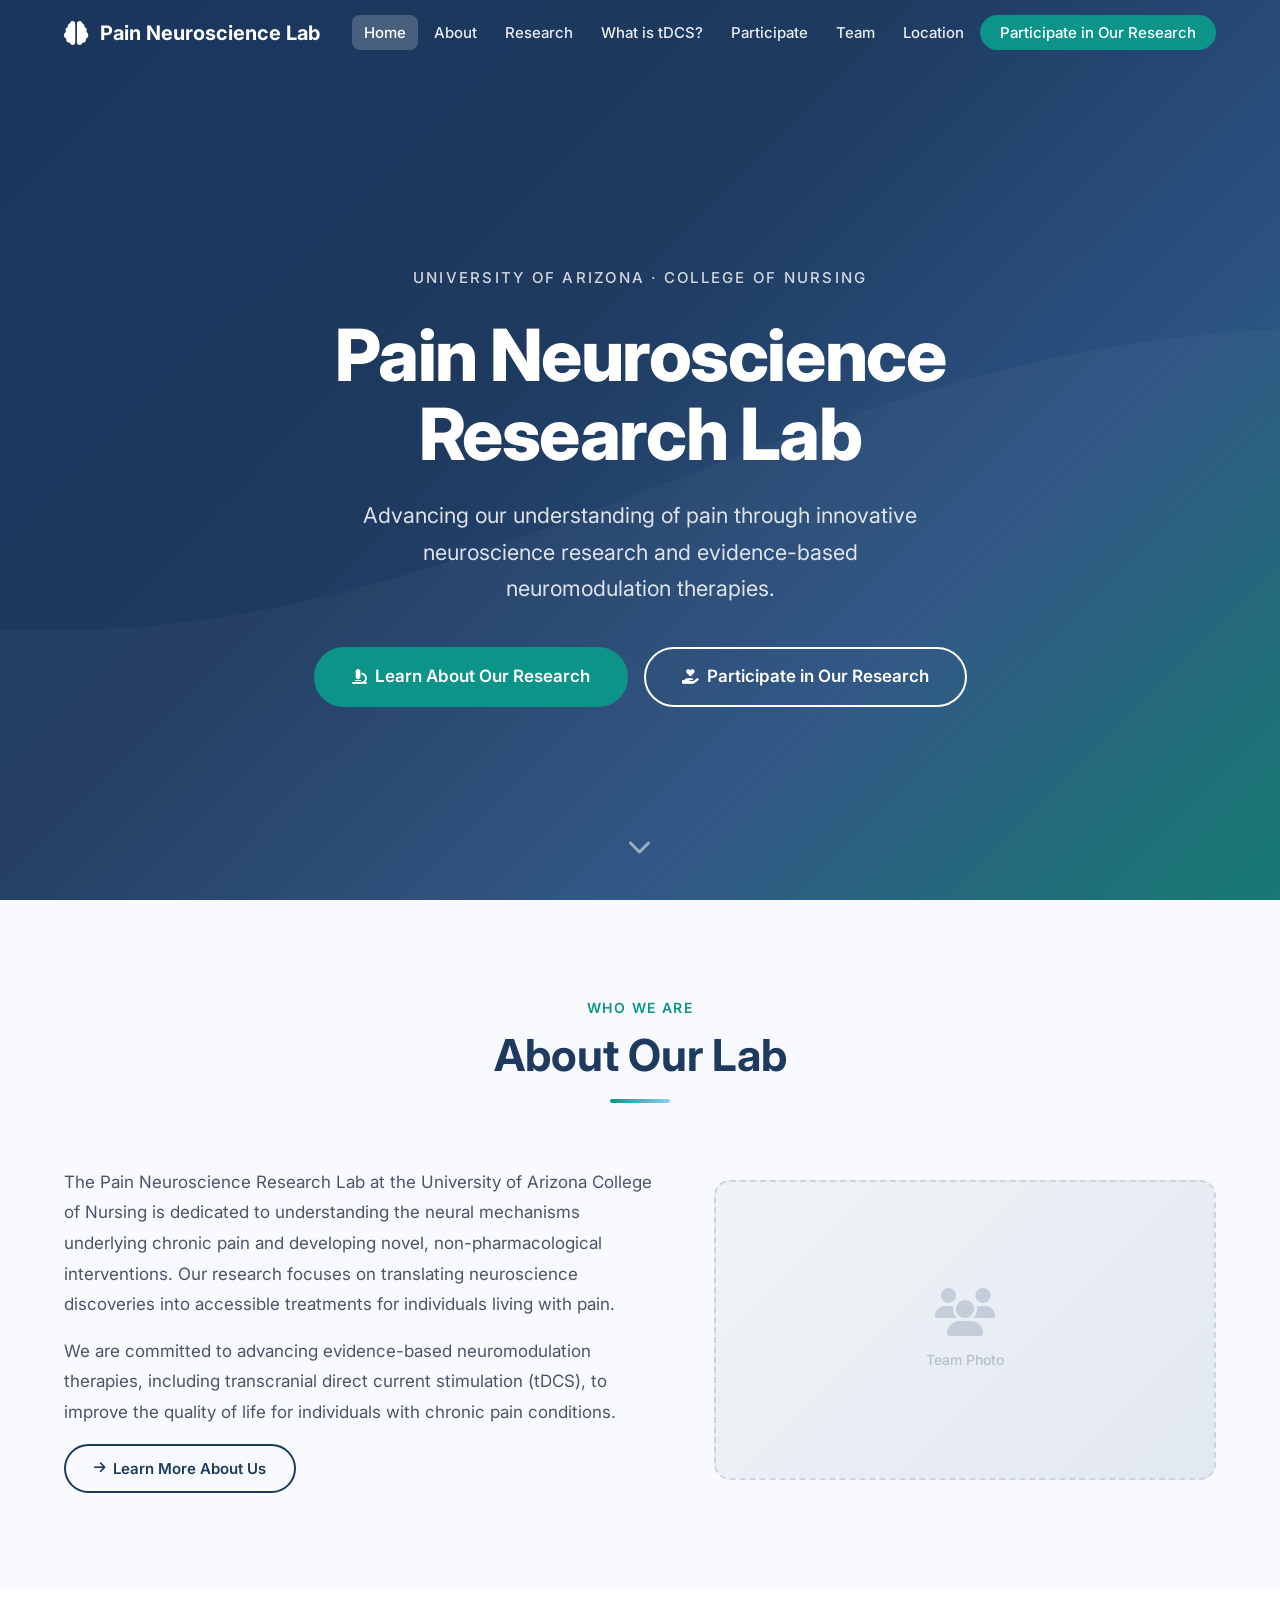
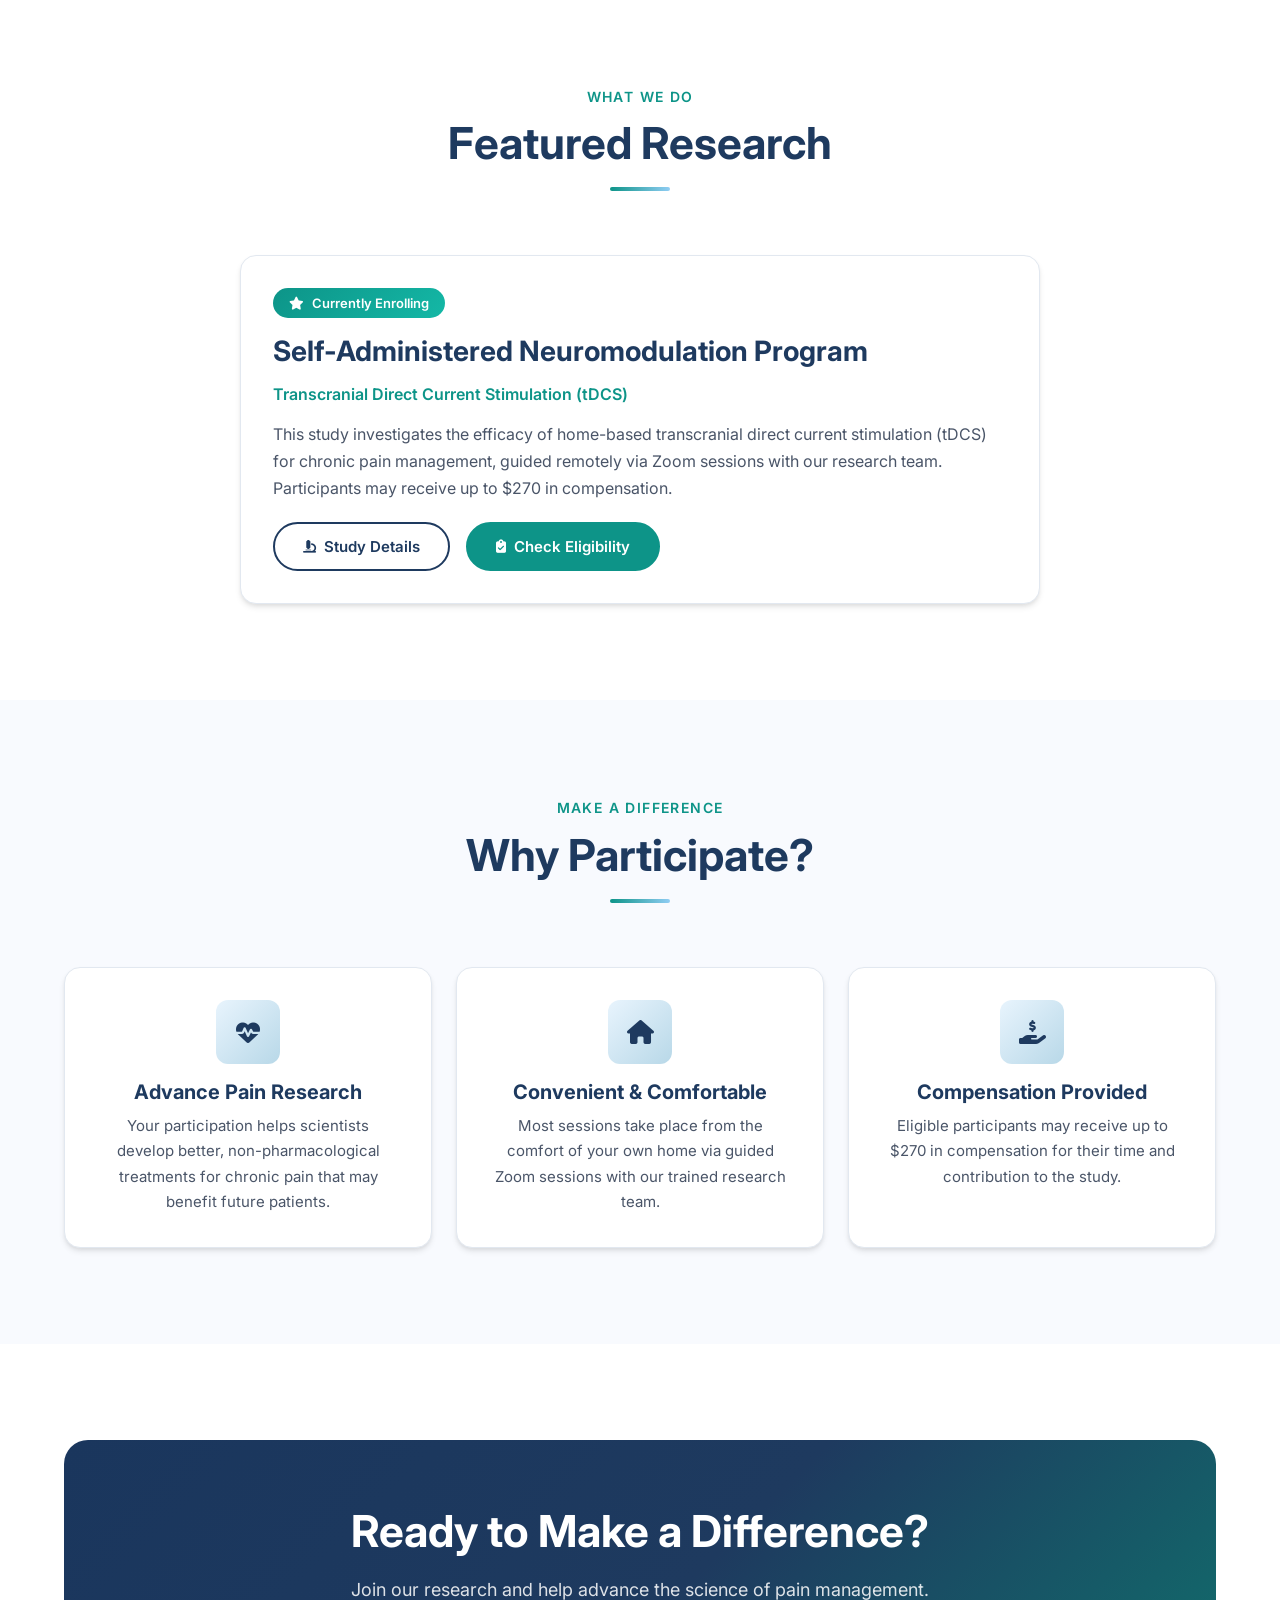
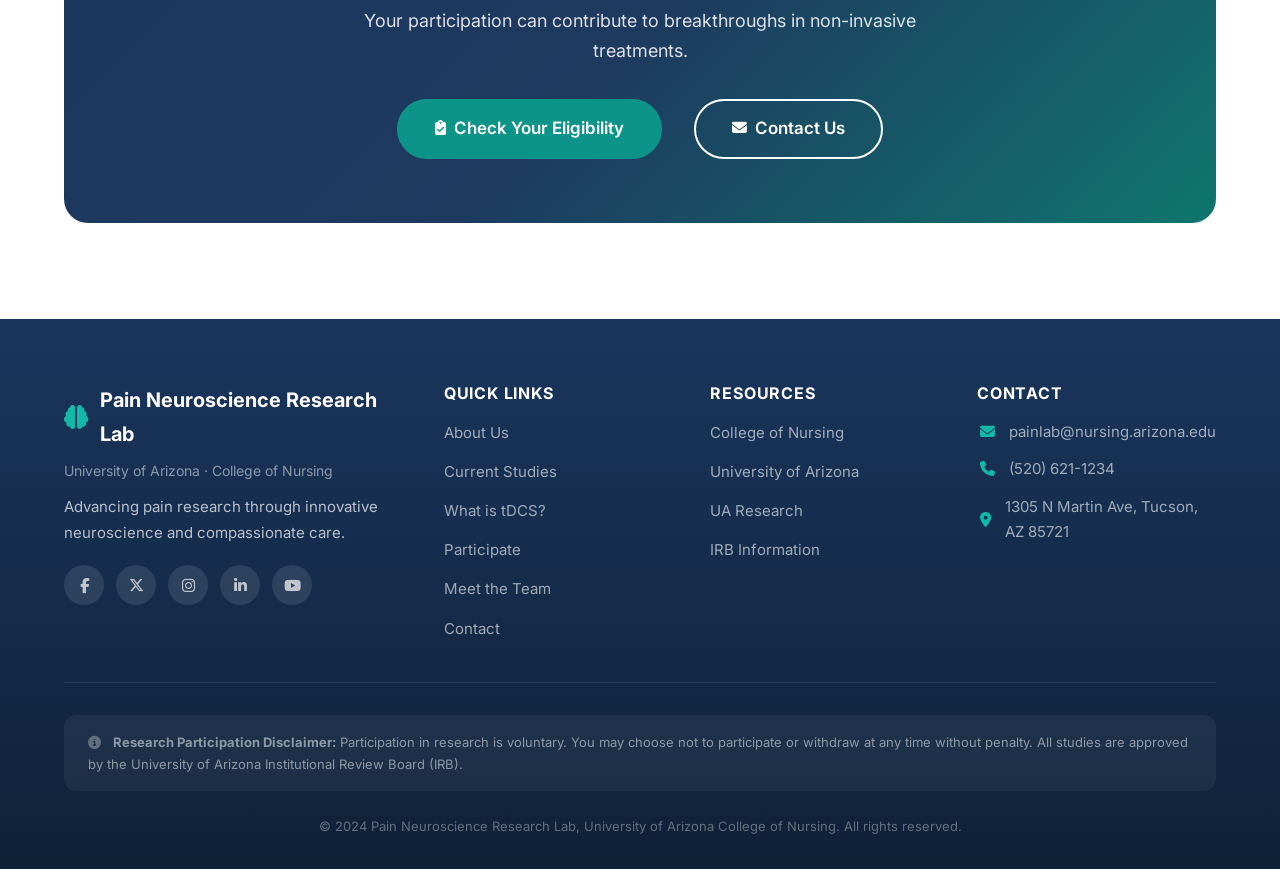
<file: index.html>
<!DOCTYPE html>
<html lang="en">
<head>
  <meta charset="UTF-8">
  <meta name="viewport" content="width=device-width, initial-scale=1.0">
  <meta name="description" content="Pain Neuroscience Research Lab at the University of Arizona College of Nursing — advancing understanding of pain through innovative neuroscience research and neuromodulation therapies.">
  <meta name="keywords" content="pain neuroscience, tDCS, transcranial direct current stimulation, University of Arizona, research lab, College of Nursing">
  <title>Pain Neuroscience Research Lab | University of Arizona College of Nursing</title>

  <!-- Google Fonts: Inter -->
  <link rel="preconnect" href="https://fonts.googleapis.com">
  <link rel="preconnect" href="https://fonts.gstatic.com" crossorigin>
  <link href="https://fonts.googleapis.com/css2?family=Inter:wght@300;400;500;600;700;800&display=swap" rel="stylesheet">

  <!-- Font Awesome Icons -->
  <link rel="stylesheet" href="https://cdnjs.cloudflare.com/ajax/libs/font-awesome/6.5.1/css/all.min.css" integrity="sha512-DTOQO9RWCH3ppGqcWaEA1BIZOC6xxalwEsw9c2QQeAIftl+Vegovlnee1c9QX4TctnWMn13TZye+giMm8e2LwA==" crossorigin="anonymous" referrerpolicy="no-referrer">

  <!-- Stylesheet -->
  <link rel="stylesheet" href="styles.css">
</head>
<body>

  <!-- ============================================
       NAVIGATION
       ============================================ -->
  <nav class="navbar" id="navbar" role="navigation" aria-label="Main navigation">
    <div class="nav-container">
      <a href="index.html" class="nav-logo" aria-label="Pain Neuroscience Research Lab — Home">
        <i class="fas fa-brain"></i>
        <span>Pain Neuroscience Lab</span>
      </a>

      <button class="nav-toggle" id="navToggle" aria-label="Toggle navigation menu" aria-expanded="false">
        <span class="hamburger-line"></span>
        <span class="hamburger-line"></span>
        <span class="hamburger-line"></span>
      </button>

      <ul class="nav-links" id="navLinks" role="menubar">
        <li role="none"><a href="index.html" class="active" role="menuitem">Home</a></li>
        <li role="none"><a href="about.html" role="menuitem">About</a></li>
        <li role="none"><a href="research.html" role="menuitem">Research</a></li>
        <li role="none"><a href="tdcs.html" role="menuitem">What is tDCS?</a></li>
        <li role="none"><a href="eligibility.html" role="menuitem">Participate</a></li>
        <li role="none"><a href="team.html" role="menuitem">Team</a></li>
        <li role="none"><a href="location.html" role="menuitem">Location</a></li>
        <li role="none"><a href="contact.html" class="nav-cta" role="menuitem">Participate in Our Research</a></li>
      </ul>
    </div>
  </nav>

  <!-- ============================================
       HERO SECTION
       ============================================ -->
  <section class="hero" id="hero" aria-labelledby="hero-heading">
    <div class="hero-overlay"></div>
    <div class="hero-content">
      <p class="hero-label animate-on-scroll">University of Arizona · College of Nursing</p>
      <h1 id="hero-heading" class="hero-title animate-on-scroll">Pain Neuroscience<br>Research Lab</h1>
      <p class="hero-subtitle animate-on-scroll">
        Advancing our understanding of pain through innovative neuroscience research
        and evidence-based neuromodulation therapies.
      </p>
      <div class="hero-actions animate-on-scroll">
        <a href="research.html" class="btn btn-primary btn-lg">
          <i class="fas fa-microscope"></i>
          Learn About Our Research
        </a>
        <a href="eligibility.html" class="btn btn-outline btn-lg">
          <i class="fas fa-hand-holding-heart"></i>
          Participate in Our Research
        </a>
      </div>
    </div>
    <div class="hero-scroll-indicator" aria-hidden="true">
      <i class="fas fa-chevron-down"></i>
    </div>
  </section>

  <!-- ============================================
       ABOUT PREVIEW
       ============================================ -->
  <section class="section about" id="about-preview" aria-labelledby="about-preview-heading">
    <div class="container">
      <div class="section-header animate-on-scroll">
        <p class="section-label">Who We Are</p>
        <h2 id="about-preview-heading" class="section-title">About Our Lab</h2>
        <div class="section-divider"></div>
      </div>

      <div class="about-grid">
        <div class="about-text animate-on-scroll">
          <p>
            The Pain Neuroscience Research Lab at the University of Arizona College of Nursing is
            dedicated to understanding the neural mechanisms underlying chronic pain and developing
            novel, non-pharmacological interventions. Our research focuses on translating
            neuroscience discoveries into accessible treatments for individuals living with pain.
          </p>
          <p>
            We are committed to advancing evidence-based neuromodulation therapies, including
            transcranial direct current stimulation (tDCS), to improve the quality of life for
            individuals with chronic pain conditions.
          </p>
          <a href="about.html" class="btn btn-secondary">
            <i class="fas fa-arrow-right"></i> Learn More About Us
          </a>
        </div>
        <div class="about-image animate-on-scroll">
          <!-- TODO: Replace with actual research team photo -->
          <div class="image-placeholder" role="img" aria-label="Research team group photo placeholder">
            <i class="fas fa-users"></i>
            <span>Team Photo</span>
          </div>
        </div>
      </div>
    </div>
  </section>

  <!-- ============================================
       RESEARCH PREVIEW
       ============================================ -->
  <section class="section" style="background-color: var(--color-white);" aria-labelledby="research-preview-heading">
    <div class="container">
      <div class="section-header animate-on-scroll">
        <p class="section-label">What We Do</p>
        <h2 id="research-preview-heading" class="section-title">Featured Research</h2>
        <div class="section-divider"></div>
      </div>

      <div class="preview-card animate-on-scroll" style="max-width: 800px; margin: 0 auto;">
        <div style="display: flex; align-items: center; gap: var(--space-3); margin-bottom: var(--space-4);">
          <span style="display: inline-flex; align-items: center; gap: var(--space-2); background: linear-gradient(135deg, var(--color-teal), var(--color-teal-light)); color: var(--color-white); padding: var(--space-1) var(--space-4); font-size: 0.8125rem; font-weight: 600; border-radius: var(--radius-full);">
            <i class="fas fa-star"></i> Currently Enrolling
          </span>
        </div>
        <h3>Self-Administered Neuromodulation Program</h3>
        <p style="color: var(--color-teal); font-weight: 600; margin-bottom: var(--space-3);">Transcranial Direct Current Stimulation (tDCS)</p>
        <p>
          This study investigates the efficacy of home-based transcranial direct current stimulation
          (tDCS) for chronic pain management, guided remotely via Zoom sessions with our research team.
          Participants may receive up to $270 in compensation.
        </p>
        <div style="display: flex; gap: var(--space-4); flex-wrap: wrap;">
          <a href="research.html" class="btn btn-secondary">
            <i class="fas fa-microscope"></i> Study Details
          </a>
          <a href="eligibility.html" class="btn btn-primary">
            <i class="fas fa-clipboard-check"></i> Check Eligibility
          </a>
        </div>
      </div>
    </div>
  </section>

  <!-- ============================================
       WHY PARTICIPATE
       ============================================ -->
  <section class="section" style="background-color: var(--color-off-white);" aria-labelledby="why-heading">
    <div class="container">
      <div class="section-header animate-on-scroll">
        <p class="section-label">Make a Difference</p>
        <h2 id="why-heading" class="section-title">Why Participate?</h2>
        <div class="section-divider"></div>
      </div>

      <div class="why-participate-grid">
        <div class="why-card animate-on-scroll">
          <div class="why-card-icon">
            <i class="fas fa-heartbeat"></i>
          </div>
          <h4>Advance Pain Research</h4>
          <p>Your participation helps scientists develop better, non-pharmacological treatments for chronic pain that may benefit future patients.</p>
        </div>
        <div class="why-card animate-on-scroll">
          <div class="why-card-icon">
            <i class="fas fa-home"></i>
          </div>
          <h4>Convenient & Comfortable</h4>
          <p>Most sessions take place from the comfort of your own home via guided Zoom sessions with our trained research team.</p>
        </div>
        <div class="why-card animate-on-scroll">
          <div class="why-card-icon">
            <i class="fas fa-hand-holding-usd"></i>
          </div>
          <h4>Compensation Provided</h4>
          <p>Eligible participants may receive up to $270 in compensation for their time and contribution to the study.</p>
        </div>
      </div>
    </div>
  </section>

  <!-- ============================================
       CTA BANNER
       ============================================ -->
  <section class="section" aria-labelledby="cta-heading">
    <div class="container">
      <div class="cta-banner animate-on-scroll">
        <h2 id="cta-heading">Ready to Make a Difference?</h2>
        <p>
          Join our research and help advance the science of pain management.
          Your participation can contribute to breakthroughs in non-invasive treatments.
        </p>
        <div style="display: flex; gap: var(--space-4); justify-content: center; flex-wrap: wrap;">
          <a href="eligibility.html" class="btn btn-primary btn-lg">
            <i class="fas fa-clipboard-check"></i> Check Your Eligibility
          </a>
          <a href="contact.html" class="btn btn-outline btn-lg">
            <i class="fas fa-envelope"></i> Contact Us
          </a>
        </div>
      </div>
    </div>
  </section>

  <!-- ============================================
       FOOTER
       ============================================ -->
  <footer class="footer" role="contentinfo">
    <div class="container">
      <div class="footer-grid">
        <div class="footer-brand">
          <div class="footer-logo">
            <i class="fas fa-brain"></i>
            <span>Pain Neuroscience Research Lab</span>
          </div>
          <p>University of Arizona · College of Nursing</p>
          <p class="footer-tagline">
            Advancing pain research through innovative neuroscience and compassionate care.
          </p>
          <div class="footer-social">
            <!-- TODO: Replace # with actual social media links -->
            <a href="#" aria-label="Facebook"><i class="fab fa-facebook-f"></i></a>
            <a href="#" aria-label="Twitter / X"><i class="fab fa-x-twitter"></i></a>
            <a href="#" aria-label="Instagram"><i class="fab fa-instagram"></i></a>
            <a href="#" aria-label="LinkedIn"><i class="fab fa-linkedin-in"></i></a>
            <a href="#" aria-label="YouTube"><i class="fab fa-youtube"></i></a>
          </div>
        </div>

        <div class="footer-links">
          <h4>Quick Links</h4>
          <ul>
            <li><a href="about.html">About Us</a></li>
            <li><a href="research.html">Current Studies</a></li>
            <li><a href="tdcs.html">What is tDCS?</a></li>
            <li><a href="eligibility.html">Participate</a></li>
            <li><a href="team.html">Meet the Team</a></li>
            <li><a href="contact.html">Contact</a></li>
          </ul>
        </div>

        <div class="footer-links">
          <h4>Resources</h4>
          <ul>
            <li><a href="https://www.nursing.arizona.edu" target="_blank" rel="noopener noreferrer">College of Nursing</a></li>
            <li><a href="https://www.arizona.edu" target="_blank" rel="noopener noreferrer">University of Arizona</a></li>
            <li><a href="https://research.arizona.edu" target="_blank" rel="noopener noreferrer">UA Research</a></li>
            <!-- TODO: Replace with actual IRB link -->
            <li><a href="#" target="_blank" rel="noopener noreferrer">IRB Information</a></li>
          </ul>
        </div>

        <div class="footer-contact">
          <h4>Contact</h4>
          <!-- TODO: Replace with actual lab email and phone -->
          <p><i class="fas fa-envelope"></i> <a href="mailto:painlab@nursing.arizona.edu">painlab@nursing.arizona.edu</a></p>
          <p><i class="fas fa-phone"></i> <a href="tel:+15206211234">(520) 621-1234</a></p>
          <p><i class="fas fa-map-marker-alt"></i> 1305 N Martin Ave, Tucson, AZ 85721</p>
        </div>
      </div>

      <div class="footer-bottom">
        <div class="footer-disclaimer">
          <p>
            <i class="fas fa-info-circle"></i>
            <strong>Research Participation Disclaimer:</strong> Participation in research is voluntary.
            You may choose not to participate or withdraw at any time without penalty. All studies
            are approved by the University of Arizona Institutional Review Board (IRB).
          </p>
        </div>
        <div class="footer-copyright">
          <p>&copy; 2024 Pain Neuroscience Research Lab, University of Arizona College of Nursing. All rights reserved.</p>
        </div>
      </div>
    </div>
  </footer>

  <!-- JavaScript -->
  <script src="script.js"></script>
</body>
</html>
</file>
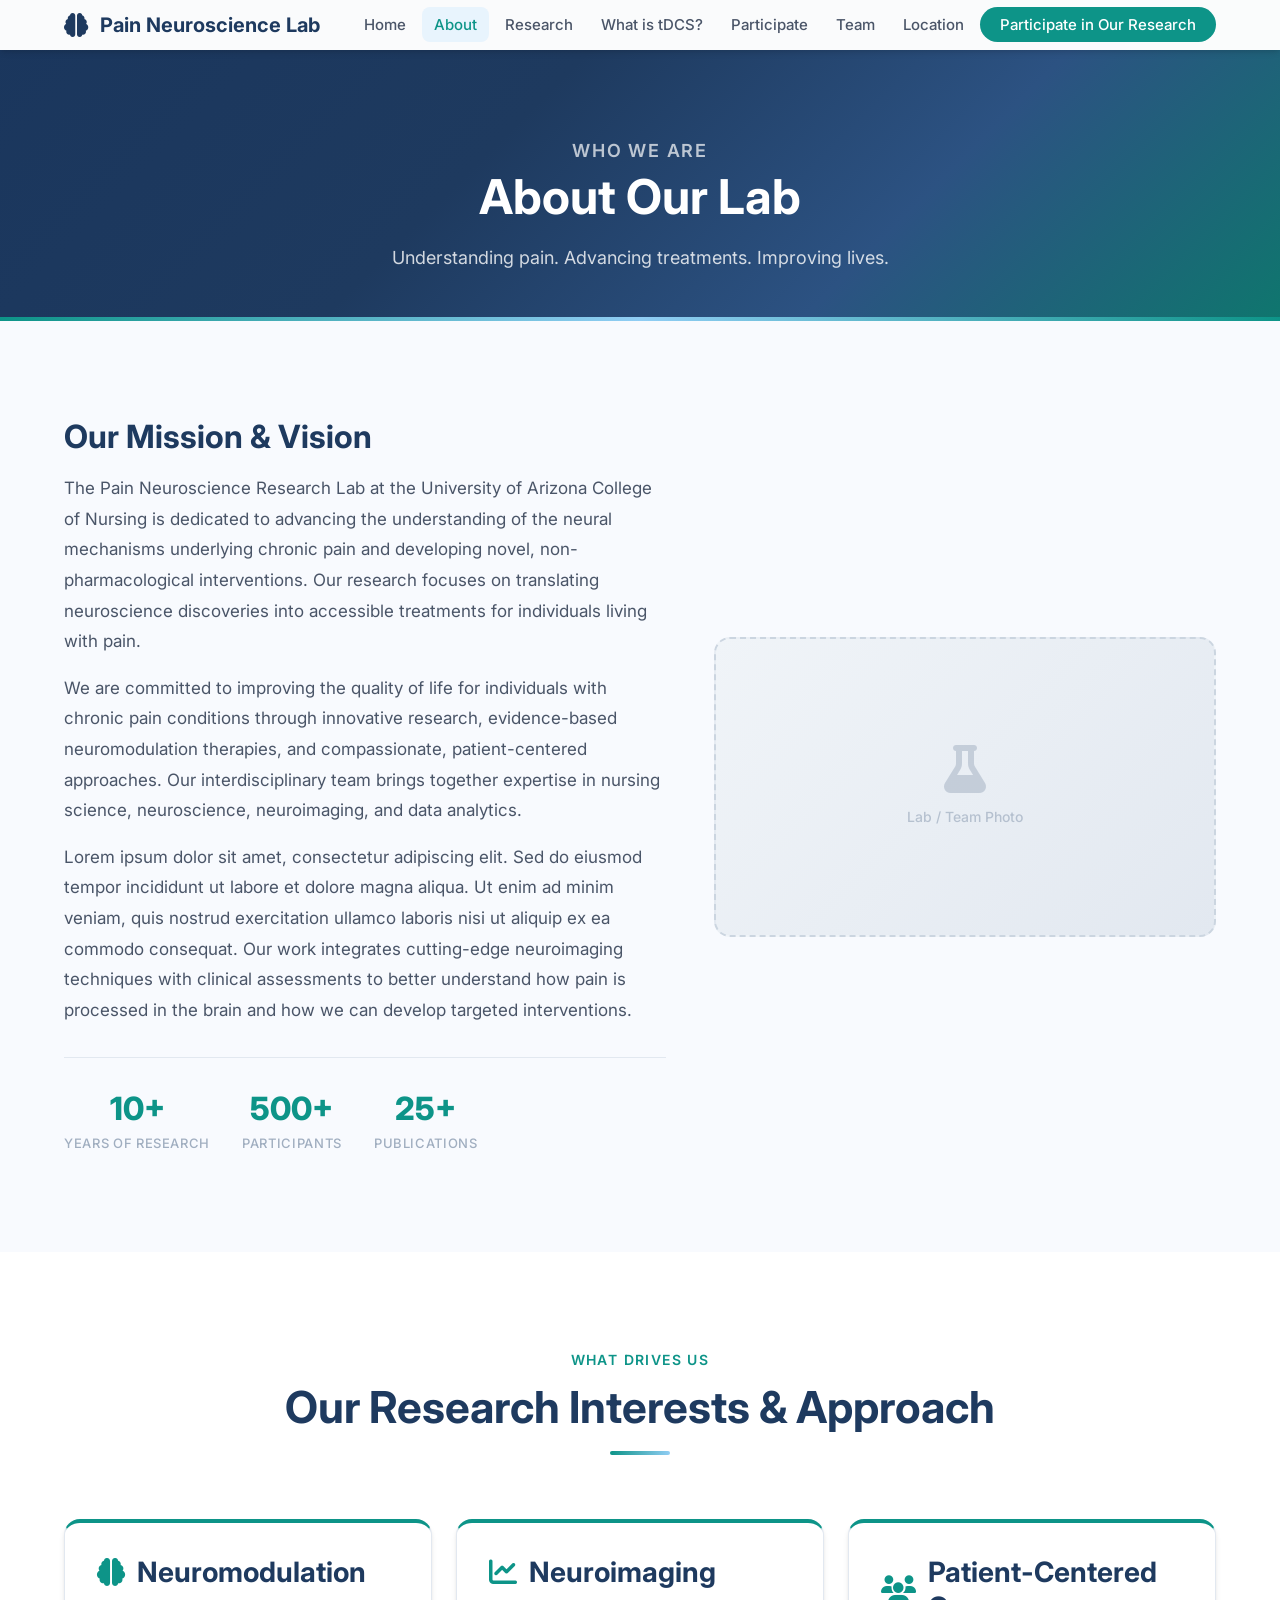
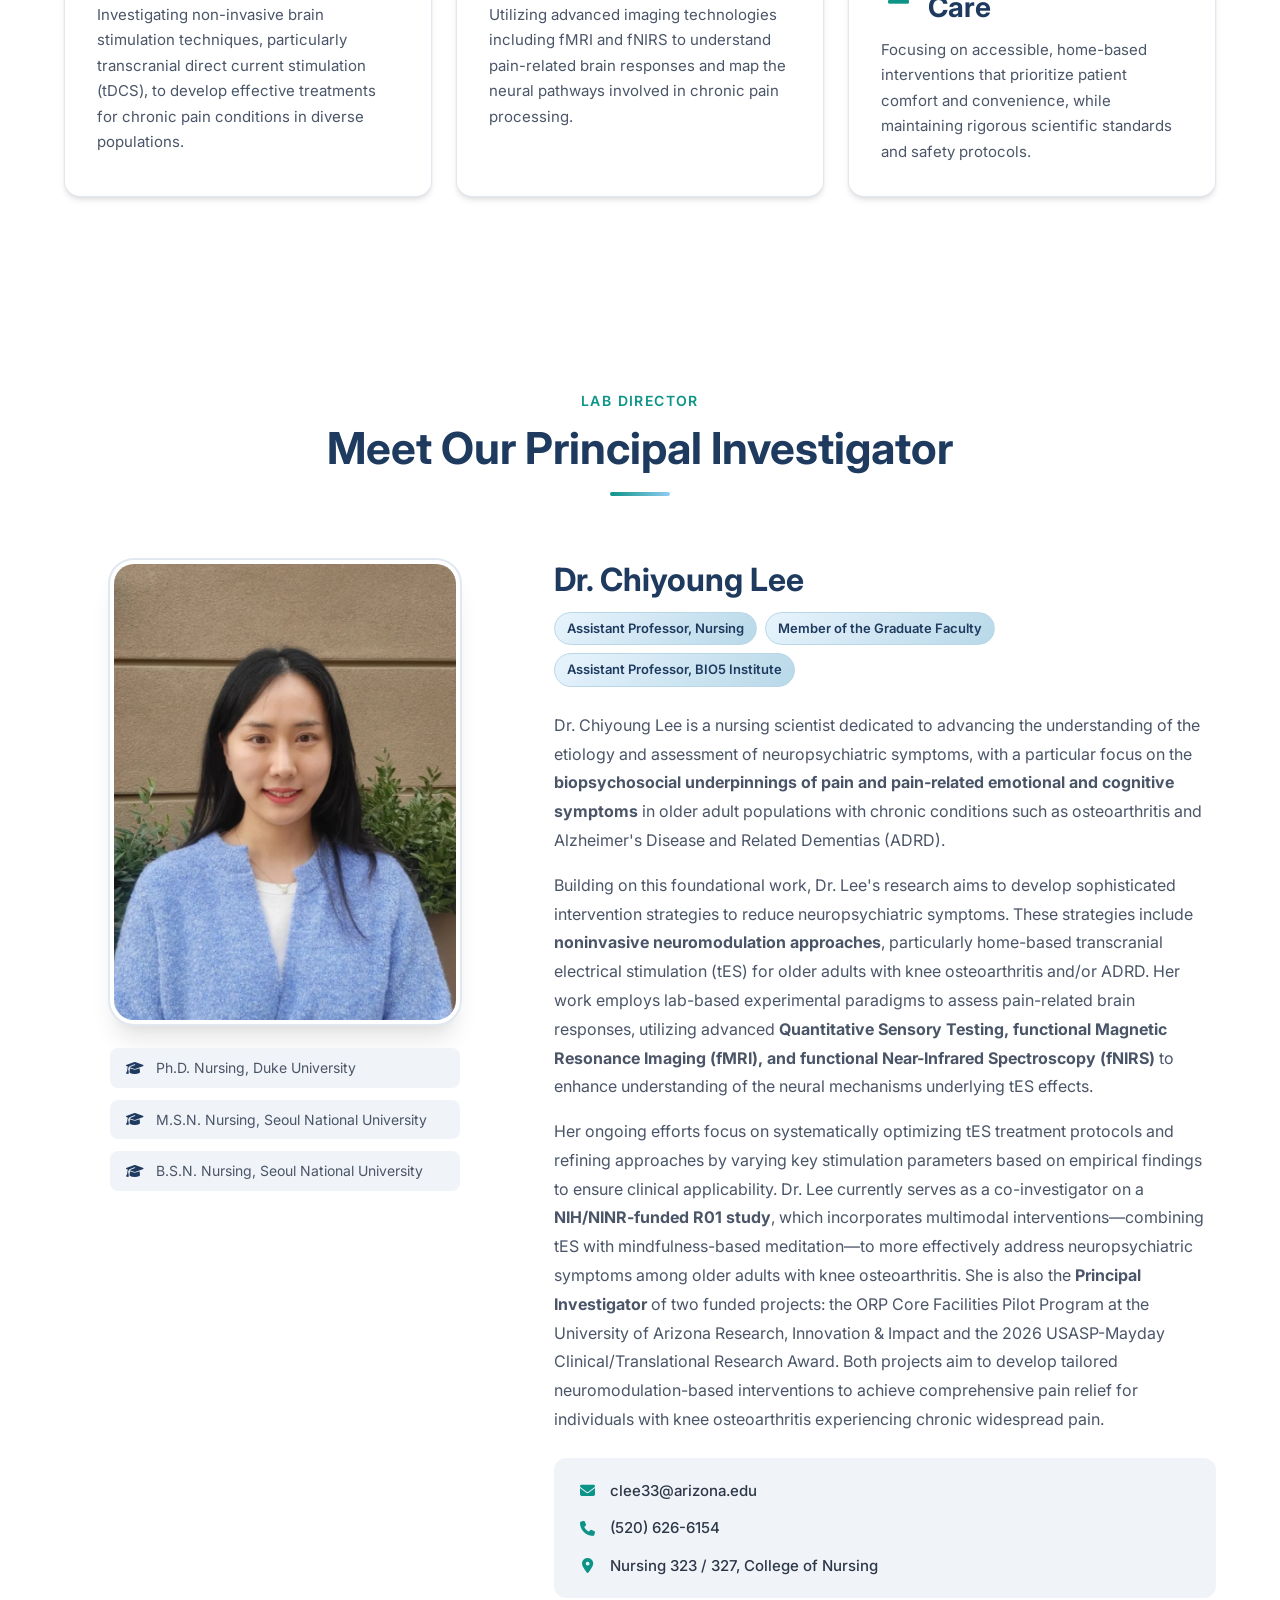
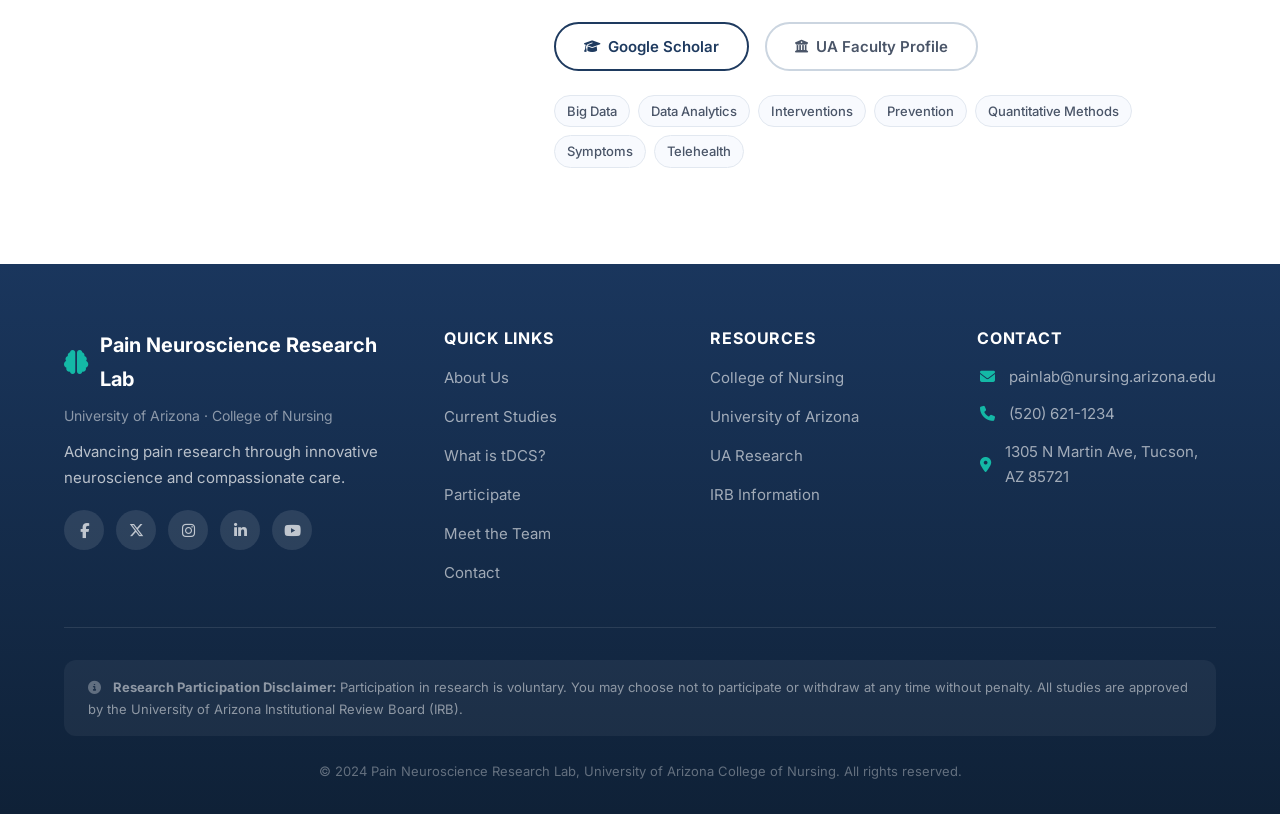
<file: about.html>
<!DOCTYPE html>
<html lang="en">
<head>
  <meta charset="UTF-8">
  <meta name="viewport" content="width=device-width, initial-scale=1.0">
  <meta name="description" content="Learn about the Pain Neuroscience Research Lab — our mission, research interests, approach, and our Principal Investigator Dr. Chiyoung Lee.">
  <title>About the Lab | Pain Neuroscience Research Lab</title>

  <link rel="preconnect" href="https://fonts.googleapis.com">
  <link rel="preconnect" href="https://fonts.gstatic.com" crossorigin>
  <link href="https://fonts.googleapis.com/css2?family=Inter:wght@300;400;500;600;700;800&display=swap" rel="stylesheet">
  <link rel="stylesheet" href="https://cdnjs.cloudflare.com/ajax/libs/font-awesome/6.5.1/css/all.min.css" integrity="sha512-DTOQO9RWCH3ppGqcWaEA1BIZOC6xxalwEsw9c2QQeAIftl+Vegovlnee1c9QX4TctnWMn13TZye+giMm8e2LwA==" crossorigin="anonymous" referrerpolicy="no-referrer">
  <link rel="stylesheet" href="styles.css">
</head>
<body>

  <!-- NAVIGATION -->
  <nav class="navbar navbar-solid" id="navbar" role="navigation" aria-label="Main navigation">
    <div class="nav-container">
      <a href="index.html" class="nav-logo" aria-label="Pain Neuroscience Research Lab — Home">
        <i class="fas fa-brain"></i>
        <span>Pain Neuroscience Lab</span>
      </a>
      <button class="nav-toggle" id="navToggle" aria-label="Toggle navigation menu" aria-expanded="false">
        <span class="hamburger-line"></span>
        <span class="hamburger-line"></span>
        <span class="hamburger-line"></span>
      </button>
      <ul class="nav-links" id="navLinks" role="menubar">
        <li role="none"><a href="index.html" role="menuitem">Home</a></li>
        <li role="none"><a href="about.html" class="active" role="menuitem">About</a></li>
        <li role="none"><a href="research.html" role="menuitem">Research</a></li>
        <li role="none"><a href="tdcs.html" role="menuitem">What is tDCS?</a></li>
        <li role="none"><a href="eligibility.html" role="menuitem">Participate</a></li>
        <li role="none"><a href="team.html" role="menuitem">Team</a></li>
        <li role="none"><a href="location.html" role="menuitem">Location</a></li>
        <li role="none"><a href="contact.html" class="nav-cta" role="menuitem">Participate in Our Research</a></li>
      </ul>
    </div>
  </nav>

  <!-- PAGE HEADER -->
  <header class="page-header">
    <div class="page-header-content">
      <p class="section-label">Who We Are</p>
      <h1>About Our Lab</h1>
      <p>Understanding pain. Advancing treatments. Improving lives.</p>
    </div>
  </header>

  <!-- ABOUT THE LAB — Full Section -->
  <section class="section about" aria-labelledby="about-heading">
    <div class="container">
      <div class="about-grid">
        <div class="about-text animate-on-scroll">
          <h2 id="about-heading" style="font-size: clamp(1.5rem, 3vw, 2rem);">Our Mission &amp; Vision</h2>
          <p>
            The Pain Neuroscience Research Lab at the University of Arizona College of Nursing is
            dedicated to advancing the understanding of the neural mechanisms underlying chronic pain
            and developing novel, non-pharmacological interventions. Our research focuses on translating
            neuroscience discoveries into accessible treatments for individuals living with pain.
          </p>
          <p>
            We are committed to improving the quality of life for individuals with chronic pain
            conditions through innovative research, evidence-based neuromodulation therapies, and
            compassionate, patient-centered approaches. Our interdisciplinary team brings together
            expertise in nursing science, neuroscience, neuroimaging, and data analytics.
          </p>
          <!-- TODO: Replace placeholder text below with actual lab description -->
          <p>
            Lorem ipsum dolor sit amet, consectetur adipiscing elit. Sed do eiusmod tempor incididunt
            ut labore et dolore magna aliqua. Ut enim ad minim veniam, quis nostrud exercitation
            ullamco laboris nisi ut aliquip ex ea commodo consequat. Our work integrates cutting-edge
            neuroimaging techniques with clinical assessments to better understand how pain is
            processed in the brain and how we can develop targeted interventions.
          </p>

          <div class="about-stats">
            <div class="stat-item">
              <!-- TODO: Replace placeholder numbers with actual data -->
              <span class="stat-number">10+</span>
              <span class="stat-label">Years of Research</span>
            </div>
            <div class="stat-item">
              <span class="stat-number">500+</span>
              <span class="stat-label">Participants</span>
            </div>
            <div class="stat-item">
              <span class="stat-number">25+</span>
              <span class="stat-label">Publications</span>
            </div>
          </div>
        </div>
        <div class="about-image animate-on-scroll">
          <!-- TODO: Replace with actual research team or lab photo -->
          <div class="image-placeholder" role="img" aria-label="Research team group photo placeholder">
            <i class="fas fa-flask"></i>
            <span>Lab / Team Photo</span>
          </div>
        </div>
      </div>
    </div>
  </section>

  <!-- RESEARCH INTERESTS & APPROACH -->
  <section class="section" style="background-color: var(--color-white);" aria-labelledby="approach-heading">
    <div class="container">
      <div class="section-header animate-on-scroll">
        <p class="section-label">What Drives Us</p>
        <h2 id="approach-heading" class="section-title">Our Research Interests &amp; Approach</h2>
        <div class="section-divider"></div>
      </div>

      <div class="approach-grid">
        <div class="approach-card animate-on-scroll">
          <h3><i class="fas fa-brain"></i> Neuromodulation</h3>
          <!-- TODO: Replace placeholder text with actual research interest description -->
          <p>Investigating non-invasive brain stimulation techniques, particularly transcranial direct current stimulation (tDCS), to develop effective treatments for chronic pain conditions in diverse populations.</p>
        </div>
        <div class="approach-card animate-on-scroll">
          <h3><i class="fas fa-chart-line"></i> Neuroimaging</h3>
          <!-- TODO: Replace placeholder text with actual research interest description -->
          <p>Utilizing advanced imaging technologies including fMRI and fNIRS to understand pain-related brain responses and map the neural pathways involved in chronic pain processing.</p>
        </div>
        <div class="approach-card animate-on-scroll">
          <h3><i class="fas fa-users"></i> Patient-Centered Care</h3>
          <!-- TODO: Replace placeholder text with actual research interest description -->
          <p>Focusing on accessible, home-based interventions that prioritize patient comfort and convenience, while maintaining rigorous scientific standards and safety protocols.</p>
        </div>
      </div>
    </div>
  </section>

  <!-- ABOUT THE PI — Dr. Chiyoung Lee -->
  <section class="section pi-section" aria-labelledby="pi-heading">
    <div class="container">
      <div class="section-header animate-on-scroll">
        <p class="section-label">Lab Director</p>
        <h2 id="pi-heading" class="section-title">Meet Our Principal Investigator</h2>
        <div class="section-divider"></div>
      </div>

      <div class="pi-grid">
        <div class="pi-photo-wrapper animate-on-scroll">
          <img
            src="images/chiyoung-lee.jpg"
            alt="Dr. Chiyoung Lee, Assistant Professor at the University of Arizona College of Nursing"
            class="pi-photo"
            loading="lazy"
          >
          <div class="pi-credentials">
            <div class="pi-credential-item">
              <i class="fas fa-graduation-cap"></i>
              <span>Ph.D. Nursing, Duke University</span>
            </div>
            <div class="pi-credential-item">
              <i class="fas fa-graduation-cap"></i>
              <span>M.S.N. Nursing, Seoul National University</span>
            </div>
            <div class="pi-credential-item">
              <i class="fas fa-graduation-cap"></i>
              <span>B.S.N. Nursing, Seoul National University</span>
            </div>
          </div>
        </div>

        <div class="pi-bio animate-on-scroll">
          <h3>Dr. Chiyoung Lee</h3>
          <p class="pi-titles">
            <span class="pi-title-badge">Assistant Professor, Nursing</span>
            <span class="pi-title-badge">Member of the Graduate Faculty</span>
            <span class="pi-title-badge">Assistant Professor, BIO5 Institute</span>
          </p>

          <p>
            Dr. Chiyoung Lee is a nursing scientist dedicated to advancing the understanding
            of the etiology and assessment of neuropsychiatric symptoms, with a particular
            focus on the <strong>biopsychosocial underpinnings of pain and pain-related
            emotional and cognitive symptoms</strong> in older adult populations with chronic
            conditions such as osteoarthritis and Alzheimer's Disease and Related Dementias (ADRD).
          </p>

          <p>
            Building on this foundational work, Dr. Lee's research aims to develop sophisticated
            intervention strategies to reduce neuropsychiatric symptoms. These strategies include
            <strong>noninvasive neuromodulation approaches</strong>, particularly home-based
            transcranial electrical stimulation (tES) for older adults with knee osteoarthritis
            and/or ADRD. Her work employs lab-based experimental paradigms to assess pain-related
            brain responses, utilizing advanced <strong>Quantitative Sensory Testing, functional
            Magnetic Resonance Imaging (fMRI), and functional Near-Infrared Spectroscopy
            (fNIRS)</strong> to enhance understanding of the neural mechanisms underlying tES effects.
          </p>

          <p>
            Her ongoing efforts focus on systematically optimizing tES treatment protocols and
            refining approaches by varying key stimulation parameters based on empirical findings
            to ensure clinical applicability. Dr. Lee currently serves as a co-investigator on a
            <strong>NIH/NINR-funded R01 study</strong>, which incorporates multimodal
            interventions—combining tES with mindfulness-based meditation—to more effectively
            address neuropsychiatric symptoms among older adults with knee osteoarthritis. She is
            also the <strong>Principal Investigator</strong> of two funded projects: the ORP Core
            Facilities Pilot Program at the University of Arizona Research, Innovation &amp; Impact
            and the 2026 USASP-Mayday Clinical/Translational Research Award. Both projects aim to
            develop tailored neuromodulation-based interventions to achieve comprehensive pain
            relief for individuals with knee osteoarthritis experiencing chronic widespread pain.
          </p>

          <div class="pi-contact-info">
            <div class="pi-contact-item">
              <i class="fas fa-envelope"></i>
              <a href="mailto:clee33@arizona.edu">clee33@arizona.edu</a>
            </div>
            <div class="pi-contact-item">
              <i class="fas fa-phone"></i>
              <a href="tel:+15206266154">(520) 626-6154</a>
            </div>
            <div class="pi-contact-item">
              <i class="fas fa-map-marker-alt"></i>
              <span>Nursing 323 / 327, College of Nursing</span>
            </div>
          </div>

          <div class="pi-links">
            <a href="https://scholar.google.com/citations?user=5PHJirQAAAAJ&hl=en" class="btn btn-secondary" target="_blank" rel="noopener noreferrer">
              <i class="fas fa-graduation-cap"></i> Google Scholar
            </a>
            <a href="https://nursing.arizona.edu/clee33" class="btn btn-outline-light" target="_blank" rel="noopener noreferrer">
              <i class="fas fa-university"></i> UA Faculty Profile
            </a>
          </div>

          <div class="pi-research-tags">
            <span class="research-tag">Big Data</span>
            <span class="research-tag">Data Analytics</span>
            <span class="research-tag">Interventions</span>
            <span class="research-tag">Prevention</span>
            <span class="research-tag">Quantitative Methods</span>
            <span class="research-tag">Symptoms</span>
            <span class="research-tag">Telehealth</span>
          </div>
        </div>
      </div>
    </div>
  </section>

  <!-- FOOTER -->
  <footer class="footer" role="contentinfo">
    <div class="container">
      <div class="footer-grid">
        <div class="footer-brand">
          <div class="footer-logo">
            <i class="fas fa-brain"></i>
            <span>Pain Neuroscience Research Lab</span>
          </div>
          <p>University of Arizona · College of Nursing</p>
          <p class="footer-tagline">Advancing pain research through innovative neuroscience and compassionate care.</p>
          <div class="footer-social">
            <a href="#" aria-label="Facebook"><i class="fab fa-facebook-f"></i></a>
            <a href="#" aria-label="Twitter / X"><i class="fab fa-x-twitter"></i></a>
            <a href="#" aria-label="Instagram"><i class="fab fa-instagram"></i></a>
            <a href="#" aria-label="LinkedIn"><i class="fab fa-linkedin-in"></i></a>
            <a href="#" aria-label="YouTube"><i class="fab fa-youtube"></i></a>
          </div>
        </div>
        <div class="footer-links">
          <h4>Quick Links</h4>
          <ul>
            <li><a href="about.html">About Us</a></li>
            <li><a href="research.html">Current Studies</a></li>
            <li><a href="tdcs.html">What is tDCS?</a></li>
            <li><a href="eligibility.html">Participate</a></li>
            <li><a href="team.html">Meet the Team</a></li>
            <li><a href="contact.html">Contact</a></li>
          </ul>
        </div>
        <div class="footer-links">
          <h4>Resources</h4>
          <ul>
            <li><a href="https://www.nursing.arizona.edu" target="_blank" rel="noopener noreferrer">College of Nursing</a></li>
            <li><a href="https://www.arizona.edu" target="_blank" rel="noopener noreferrer">University of Arizona</a></li>
            <li><a href="https://research.arizona.edu" target="_blank" rel="noopener noreferrer">UA Research</a></li>
            <li><a href="#" target="_blank" rel="noopener noreferrer">IRB Information</a></li>
          </ul>
        </div>
        <div class="footer-contact">
          <h4>Contact</h4>
          <p><i class="fas fa-envelope"></i> <a href="mailto:painlab@nursing.arizona.edu">painlab@nursing.arizona.edu</a></p>
          <p><i class="fas fa-phone"></i> <a href="tel:+15206211234">(520) 621-1234</a></p>
          <p><i class="fas fa-map-marker-alt"></i> 1305 N Martin Ave, Tucson, AZ 85721</p>
        </div>
      </div>
      <div class="footer-bottom">
        <div class="footer-disclaimer">
          <p>
            <i class="fas fa-info-circle"></i>
            <strong>Research Participation Disclaimer:</strong> Participation in research is voluntary.
            You may choose not to participate or withdraw at any time without penalty. All studies
            are approved by the University of Arizona Institutional Review Board (IRB).
          </p>
        </div>
        <div class="footer-copyright">
          <p>&copy; 2024 Pain Neuroscience Research Lab, University of Arizona College of Nursing. All rights reserved.</p>
        </div>
      </div>
    </div>
  </footer>

  <script src="script.js"></script>
</body>
</html>
</file>
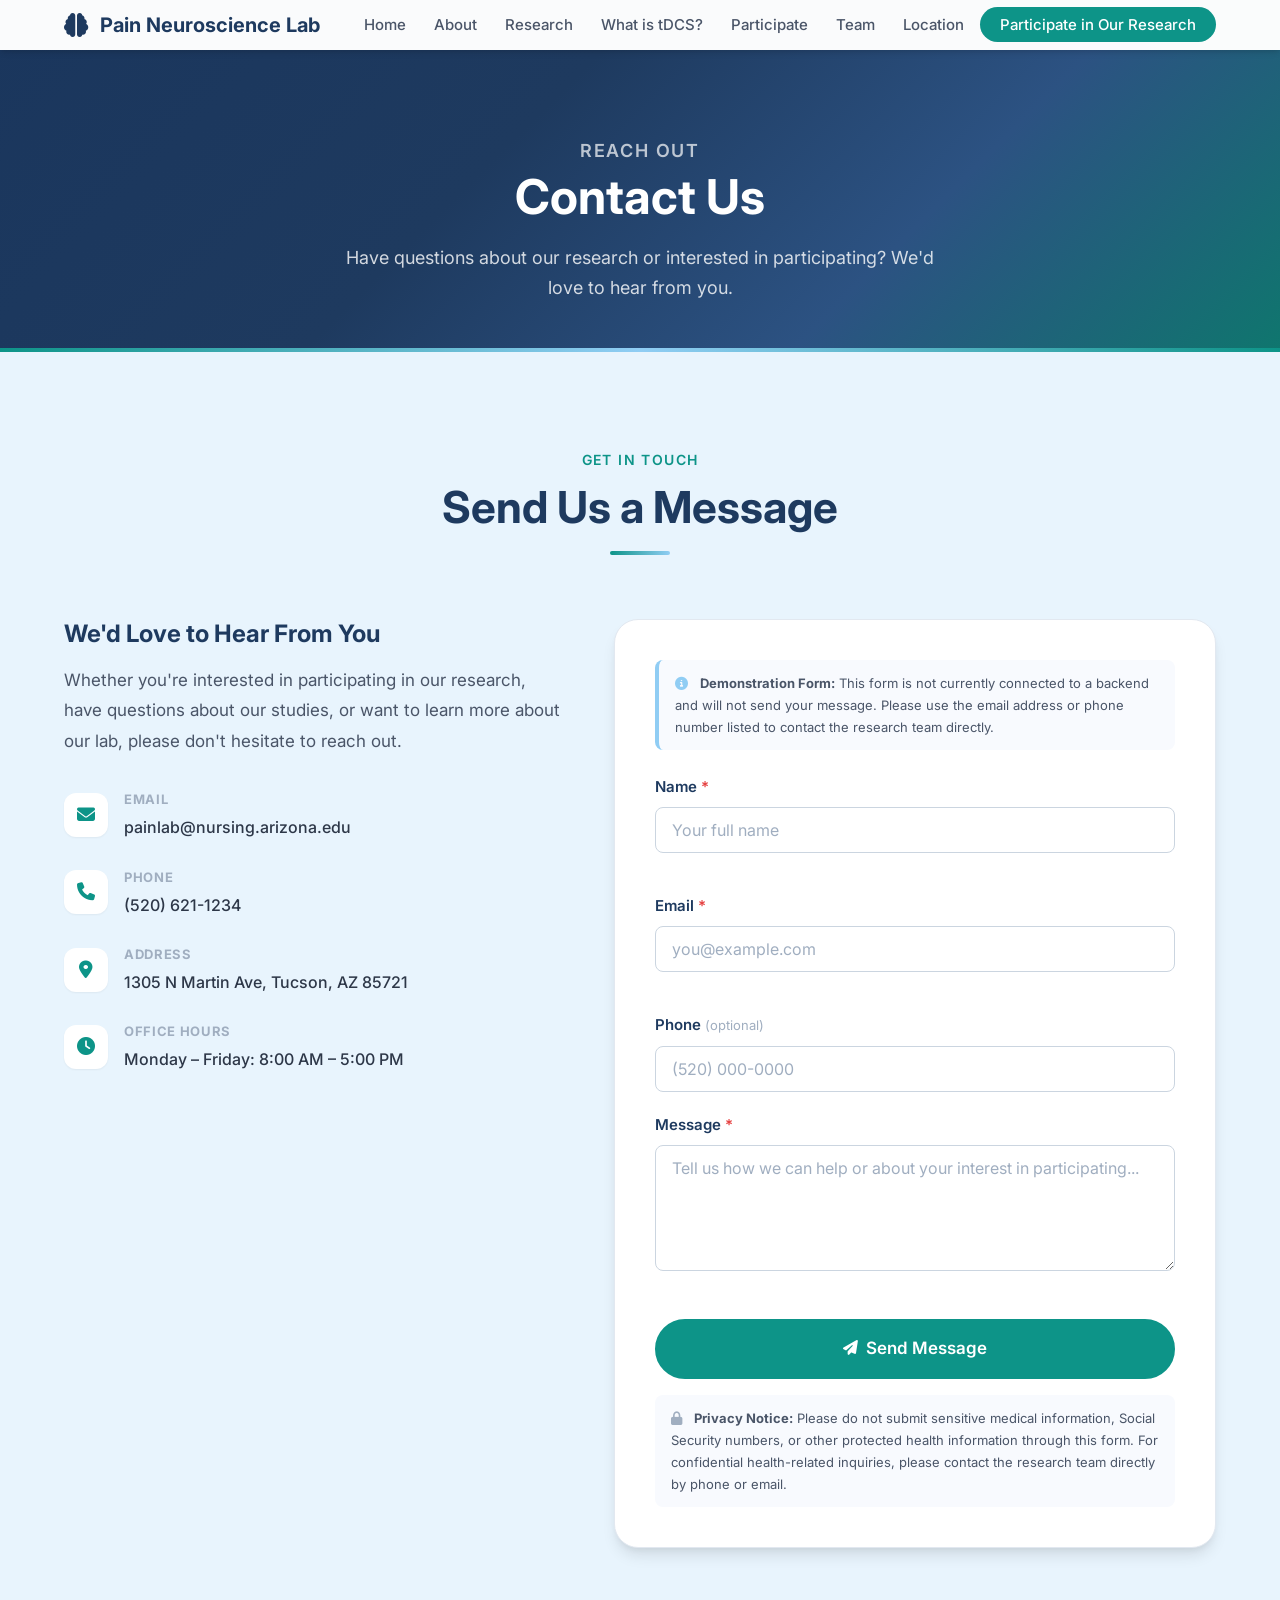
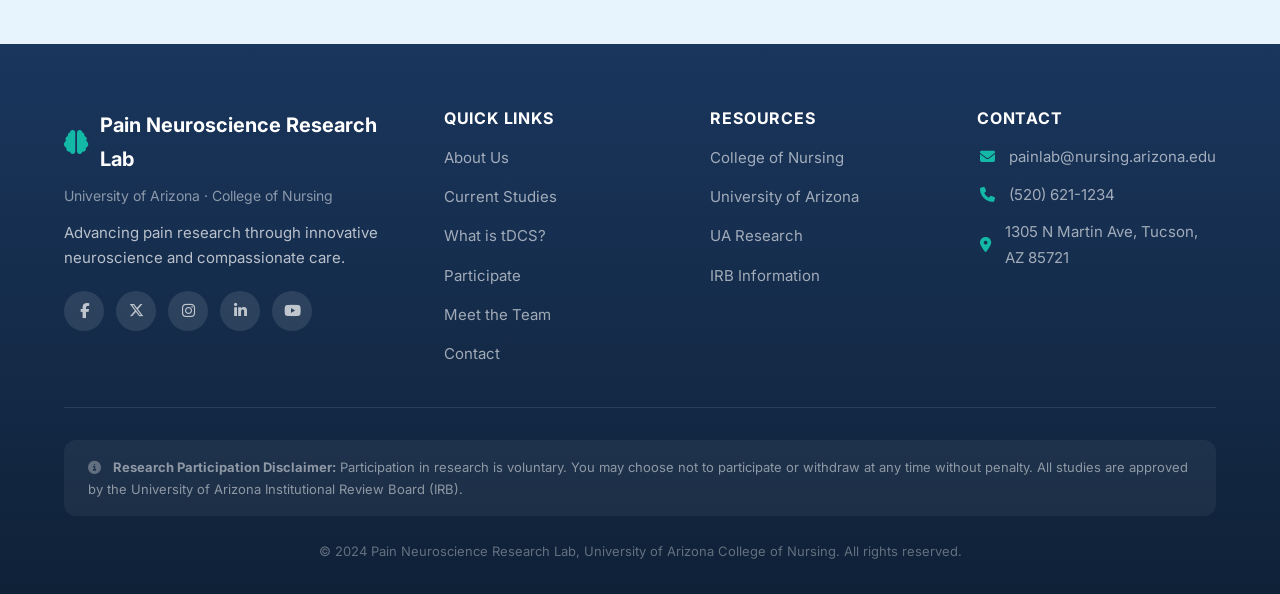
<file: contact.html>
<!DOCTYPE html>
<html lang="en">
<head>
  <meta charset="UTF-8">
  <meta name="viewport" content="width=device-width, initial-scale=1.0">
  <meta name="description" content="Contact the Pain Neuroscience Research Lab at the University of Arizona College of Nursing — ask questions about our studies or express interest in participating.">
  <title>Contact | Pain Neuroscience Research Lab</title>

  <link rel="preconnect" href="https://fonts.googleapis.com">
  <link rel="preconnect" href="https://fonts.gstatic.com" crossorigin>
  <link href="https://fonts.googleapis.com/css2?family=Inter:wght@300;400;500;600;700;800&display=swap" rel="stylesheet">
  <link rel="stylesheet" href="https://cdnjs.cloudflare.com/ajax/libs/font-awesome/6.5.1/css/all.min.css" integrity="sha512-DTOQO9RWCH3ppGqcWaEA1BIZOC6xxalwEsw9c2QQeAIftl+Vegovlnee1c9QX4TctnWMn13TZye+giMm8e2LwA==" crossorigin="anonymous" referrerpolicy="no-referrer">
  <link rel="stylesheet" href="styles.css">
</head>
<body>

  <!-- NAVIGATION -->
  <nav class="navbar navbar-solid" id="navbar" role="navigation" aria-label="Main navigation">
    <div class="nav-container">
      <a href="index.html" class="nav-logo" aria-label="Pain Neuroscience Research Lab — Home">
        <i class="fas fa-brain"></i>
        <span>Pain Neuroscience Lab</span>
      </a>
      <button class="nav-toggle" id="navToggle" aria-label="Toggle navigation menu" aria-expanded="false">
        <span class="hamburger-line"></span>
        <span class="hamburger-line"></span>
        <span class="hamburger-line"></span>
      </button>
      <ul class="nav-links" id="navLinks" role="menubar">
        <li role="none"><a href="index.html" role="menuitem">Home</a></li>
        <li role="none"><a href="about.html" role="menuitem">About</a></li>
        <li role="none"><a href="research.html" role="menuitem">Research</a></li>
        <li role="none"><a href="tdcs.html" role="menuitem">What is tDCS?</a></li>
        <li role="none"><a href="eligibility.html" role="menuitem">Participate</a></li>
        <li role="none"><a href="team.html" role="menuitem">Team</a></li>
        <li role="none"><a href="location.html" role="menuitem">Location</a></li>
        <li role="none"><a href="contact.html" class="nav-cta active" role="menuitem">Participate in Our Research</a></li>
      </ul>
    </div>
  </nav>

  <!-- PAGE HEADER -->
  <header class="page-header">
    <div class="page-header-content">
      <p class="section-label">Reach Out</p>
      <h1>Contact Us</h1>
      <p>Have questions about our research or interested in participating? We'd love to hear from you.</p>
    </div>
  </header>

  <!-- CONTACT SECTION -->
  <section class="section contact" aria-labelledby="contact-heading">
    <div class="container">
      <div class="section-header animate-on-scroll">
        <p class="section-label">Get in Touch</p>
        <h2 id="contact-heading" class="section-title">Send Us a Message</h2>
        <div class="section-divider"></div>
      </div>

      <div class="contact-grid">
        <div class="contact-info animate-on-scroll">
          <h3>We'd Love to Hear From You</h3>
          <p>
            Whether you're interested in participating in our research, have questions about
            our studies, or want to learn more about our lab, please don't hesitate to reach out.
          </p>

          <div class="contact-methods">
            <div class="contact-method">
              <i class="fas fa-envelope"></i>
              <div>
                <strong>Email</strong>
                <!-- TODO: Replace with actual lab email -->
                <a href="mailto:painlab@nursing.arizona.edu">painlab@nursing.arizona.edu</a>
              </div>
            </div>
            <div class="contact-method">
              <i class="fas fa-phone"></i>
              <div>
                <strong>Phone</strong>
                <!-- TODO: Replace with actual lab phone number -->
                <a href="tel:+15206211234">(520) 621-1234</a>
              </div>
            </div>
            <div class="contact-method">
              <i class="fas fa-map-marker-alt"></i>
              <div>
                <strong>Address</strong>
                <span>1305 N Martin Ave, Tucson, AZ 85721</span>
              </div>
            </div>
            <div class="contact-method">
              <i class="fas fa-clock"></i>
              <div>
                <strong>Office Hours</strong>
                <!-- TODO: Replace with actual office hours -->
                <span>Monday – Friday: 8:00 AM – 5:00 PM</span>
              </div>
            </div>
          </div>
        </div>

        <div class="contact-form-wrapper animate-on-scroll">
          <!-- Demonstration form notice -->
          <div class="form-demo-note">
            <p>
              <i class="fas fa-info-circle"></i>
              <strong>Demonstration Form:</strong> This form is not currently connected to a backend
              and will not send your message. Please use the email address or phone number listed
              to contact the research team directly.
            </p>
          </div>

          <form class="contact-form" id="contactForm" novalidate>
            <div class="form-group">
              <label for="contactName">Name <span class="required" aria-label="required">*</span></label>
              <input type="text" id="contactName" name="name" required placeholder="Your full name"
                     autocomplete="name" aria-required="true">
              <span class="form-error" id="nameError" role="alert"></span>
            </div>

            <div class="form-group">
              <label for="contactEmail">Email <span class="required" aria-label="required">*</span></label>
              <input type="email" id="contactEmail" name="email" required placeholder="you@example.com"
                     autocomplete="email" aria-required="true">
              <span class="form-error" id="emailError" role="alert"></span>
            </div>

            <div class="form-group">
              <label for="contactPhone">Phone <span class="optional">(optional)</span></label>
              <input type="tel" id="contactPhone" name="phone" placeholder="(520) 000-0000"
                     autocomplete="tel">
            </div>

            <div class="form-group">
              <label for="contactMessage">Message <span class="required" aria-label="required">*</span></label>
              <textarea id="contactMessage" name="message" rows="5" required
                        placeholder="Tell us how we can help or about your interest in participating..."
                        aria-required="true"></textarea>
              <span class="form-error" id="messageError" role="alert"></span>
            </div>

            <button type="submit" class="btn btn-primary btn-lg btn-full">
              <i class="fas fa-paper-plane"></i> Send Message
            </button>

            <div class="form-success" id="formSuccess" role="alert" aria-live="polite" hidden>
              <i class="fas fa-check-circle"></i>
              <p><strong>Thank you!</strong> Your message has been received (demonstration only). In production, this form will send your message to the research team.</p>
            </div>
          </form>

          <!-- Privacy note -->
          <div class="privacy-note">
            <p>
              <i class="fas fa-lock"></i>
              <strong>Privacy Notice:</strong> Please do not submit sensitive medical information,
              Social Security numbers, or other protected health information through this form.
              For confidential health-related inquiries, please contact the research team directly
              by phone or email.
            </p>
          </div>
        </div>
      </div>
    </div>
  </section>

  <!-- FOOTER -->
  <footer class="footer" role="contentinfo">
    <div class="container">
      <div class="footer-grid">
        <div class="footer-brand">
          <div class="footer-logo">
            <i class="fas fa-brain"></i>
            <span>Pain Neuroscience Research Lab</span>
          </div>
          <p>University of Arizona · College of Nursing</p>
          <p class="footer-tagline">Advancing pain research through innovative neuroscience and compassionate care.</p>
          <div class="footer-social">
            <a href="#" aria-label="Facebook"><i class="fab fa-facebook-f"></i></a>
            <a href="#" aria-label="Twitter / X"><i class="fab fa-x-twitter"></i></a>
            <a href="#" aria-label="Instagram"><i class="fab fa-instagram"></i></a>
            <a href="#" aria-label="LinkedIn"><i class="fab fa-linkedin-in"></i></a>
            <a href="#" aria-label="YouTube"><i class="fab fa-youtube"></i></a>
          </div>
        </div>
        <div class="footer-links">
          <h4>Quick Links</h4>
          <ul>
            <li><a href="about.html">About Us</a></li>
            <li><a href="research.html">Current Studies</a></li>
            <li><a href="tdcs.html">What is tDCS?</a></li>
            <li><a href="eligibility.html">Participate</a></li>
            <li><a href="team.html">Meet the Team</a></li>
            <li><a href="contact.html">Contact</a></li>
          </ul>
        </div>
        <div class="footer-links">
          <h4>Resources</h4>
          <ul>
            <li><a href="https://www.nursing.arizona.edu" target="_blank" rel="noopener noreferrer">College of Nursing</a></li>
            <li><a href="https://www.arizona.edu" target="_blank" rel="noopener noreferrer">University of Arizona</a></li>
            <li><a href="https://research.arizona.edu" target="_blank" rel="noopener noreferrer">UA Research</a></li>
            <li><a href="#" target="_blank" rel="noopener noreferrer">IRB Information</a></li>
          </ul>
        </div>
        <div class="footer-contact">
          <h4>Contact</h4>
          <p><i class="fas fa-envelope"></i> <a href="mailto:painlab@nursing.arizona.edu">painlab@nursing.arizona.edu</a></p>
          <p><i class="fas fa-phone"></i> <a href="tel:+15206211234">(520) 621-1234</a></p>
          <p><i class="fas fa-map-marker-alt"></i> 1305 N Martin Ave, Tucson, AZ 85721</p>
        </div>
      </div>
      <div class="footer-bottom">
        <div class="footer-disclaimer">
          <p>
            <i class="fas fa-info-circle"></i>
            <strong>Research Participation Disclaimer:</strong> Participation in research is voluntary.
            You may choose not to participate or withdraw at any time without penalty. All studies
            are approved by the University of Arizona Institutional Review Board (IRB).
          </p>
        </div>
        <div class="footer-copyright">
          <p>&copy; 2024 Pain Neuroscience Research Lab, University of Arizona College of Nursing. All rights reserved.</p>
        </div>
      </div>
    </div>
  </footer>

  <script src="script.js"></script>
</body>
</html>
</file>
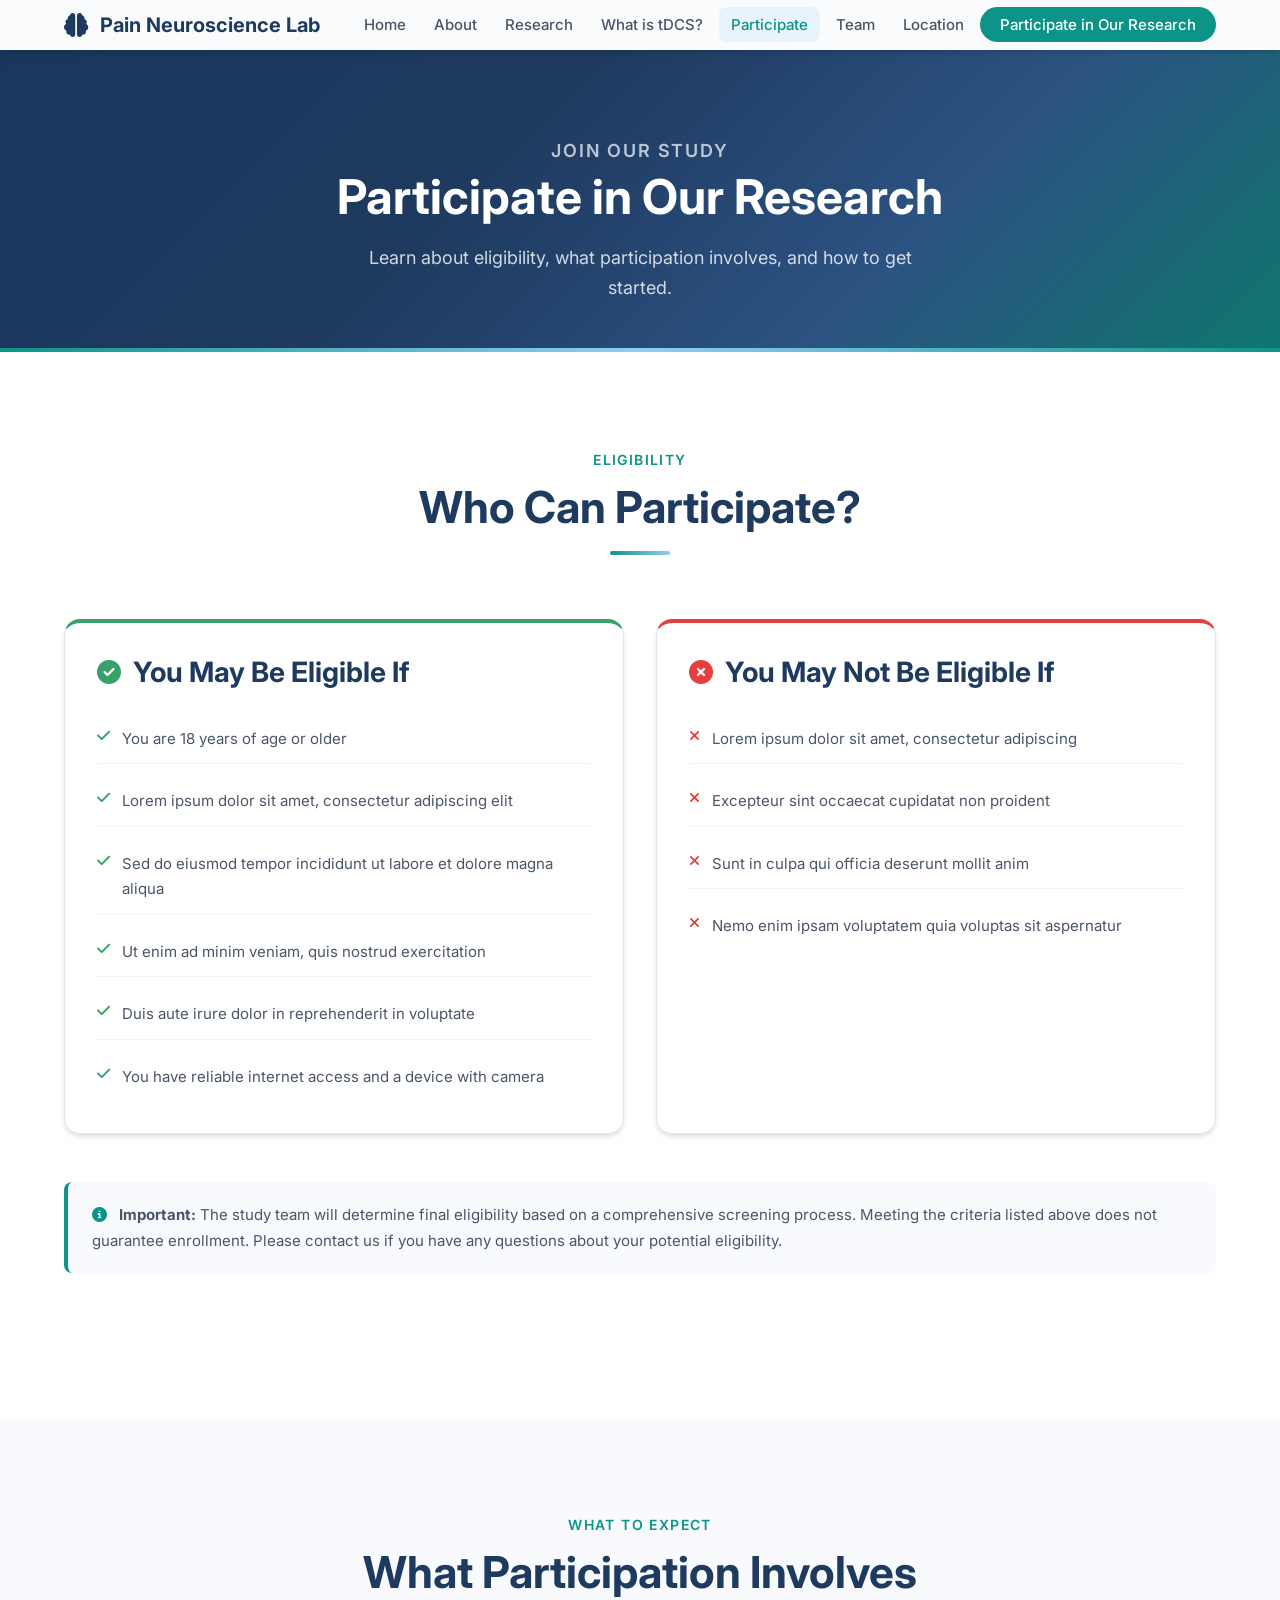
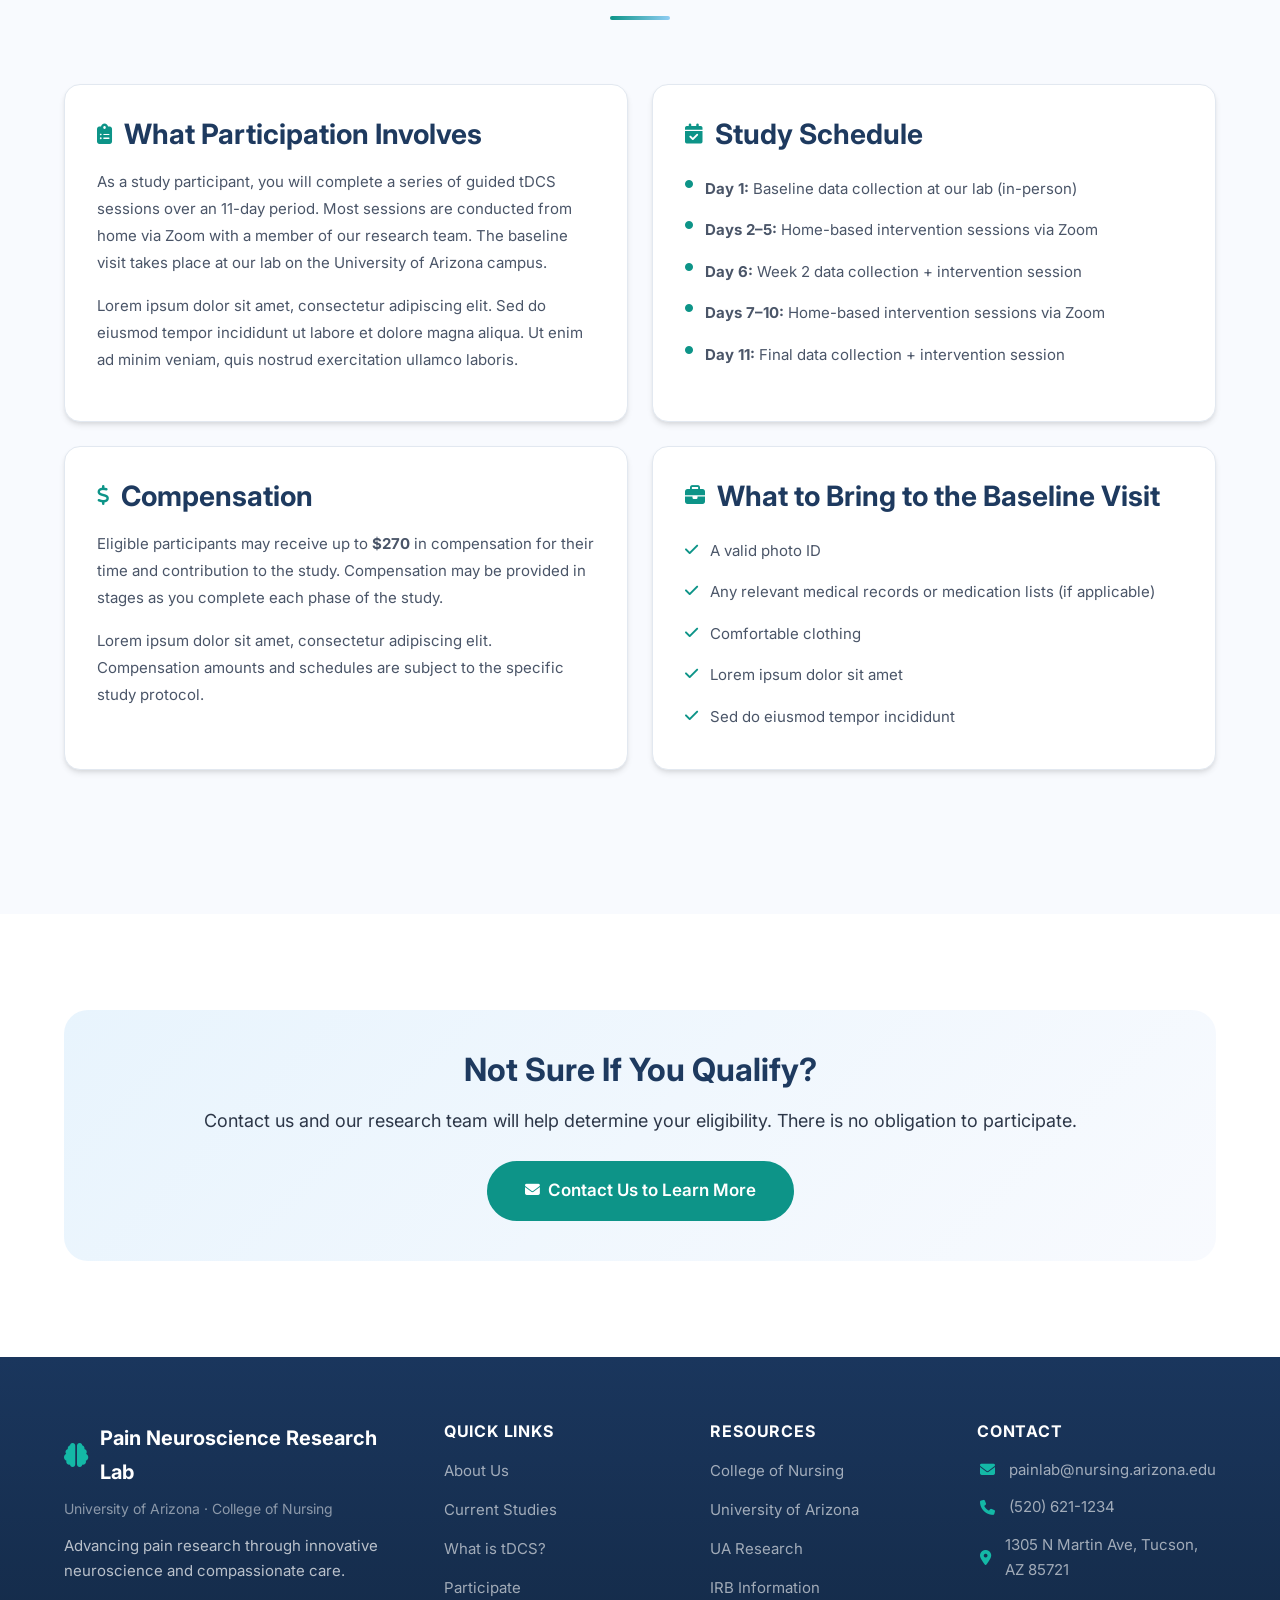
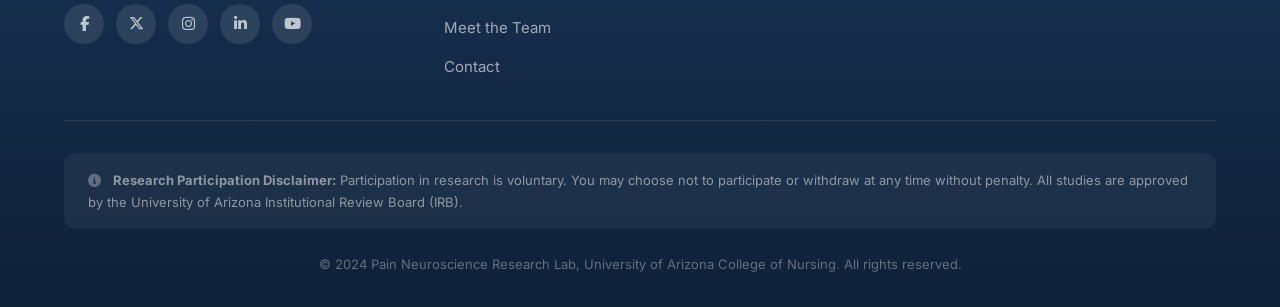
<file: eligibility.html>
<!DOCTYPE html>
<html lang="en">
<head>
  <meta charset="UTF-8">
  <meta name="viewport" content="width=device-width, initial-scale=1.0">
  <meta name="description" content="Learn about eligibility requirements and what participation involves in the Pain Neuroscience Research Lab's tDCS study.">
  <title>Participate / Eligibility | Pain Neuroscience Research Lab</title>

  <link rel="preconnect" href="https://fonts.googleapis.com">
  <link rel="preconnect" href="https://fonts.gstatic.com" crossorigin>
  <link href="https://fonts.googleapis.com/css2?family=Inter:wght@300;400;500;600;700;800&display=swap" rel="stylesheet">
  <link rel="stylesheet" href="https://cdnjs.cloudflare.com/ajax/libs/font-awesome/6.5.1/css/all.min.css" integrity="sha512-DTOQO9RWCH3ppGqcWaEA1BIZOC6xxalwEsw9c2QQeAIftl+Vegovlnee1c9QX4TctnWMn13TZye+giMm8e2LwA==" crossorigin="anonymous" referrerpolicy="no-referrer">
  <link rel="stylesheet" href="styles.css">
</head>
<body>

  <!-- NAVIGATION -->
  <nav class="navbar navbar-solid" id="navbar" role="navigation" aria-label="Main navigation">
    <div class="nav-container">
      <a href="index.html" class="nav-logo" aria-label="Pain Neuroscience Research Lab — Home">
        <i class="fas fa-brain"></i>
        <span>Pain Neuroscience Lab</span>
      </a>
      <button class="nav-toggle" id="navToggle" aria-label="Toggle navigation menu" aria-expanded="false">
        <span class="hamburger-line"></span>
        <span class="hamburger-line"></span>
        <span class="hamburger-line"></span>
      </button>
      <ul class="nav-links" id="navLinks" role="menubar">
        <li role="none"><a href="index.html" role="menuitem">Home</a></li>
        <li role="none"><a href="about.html" role="menuitem">About</a></li>
        <li role="none"><a href="research.html" role="menuitem">Research</a></li>
        <li role="none"><a href="tdcs.html" role="menuitem">What is tDCS?</a></li>
        <li role="none"><a href="eligibility.html" class="active" role="menuitem">Participate</a></li>
        <li role="none"><a href="team.html" role="menuitem">Team</a></li>
        <li role="none"><a href="location.html" role="menuitem">Location</a></li>
        <li role="none"><a href="contact.html" class="nav-cta" role="menuitem">Participate in Our Research</a></li>
      </ul>
    </div>
  </nav>

  <!-- PAGE HEADER -->
  <header class="page-header">
    <div class="page-header-content">
      <p class="section-label">Join Our Study</p>
      <h1>Participate in Our Research</h1>
      <p>Learn about eligibility, what participation involves, and how to get started.</p>
    </div>
  </header>

  <!-- ELIGIBILITY CHECKLIST -->
  <section class="section eligibility" aria-labelledby="eligibility-heading">
    <div class="container">
      <div class="section-header animate-on-scroll">
        <p class="section-label">Eligibility</p>
        <h2 id="eligibility-heading" class="section-title">Who Can Participate?</h2>
        <div class="section-divider"></div>
      </div>

      <div class="eligibility-grid">
        <div class="eligibility-card eligible animate-on-scroll">
          <div class="eligibility-card-header">
            <i class="fas fa-check-circle"></i>
            <h3>You May Be Eligible If</h3>
          </div>
          <ul class="eligibility-list">
            <li>
              <i class="fas fa-check"></i>
              <span>You are 18 years of age or older</span>
            </li>
            <!-- TODO: Replace placeholder criteria with actual eligibility requirements -->
            <li>
              <i class="fas fa-check"></i>
              <span>Lorem ipsum dolor sit amet, consectetur adipiscing elit</span>
            </li>
            <li>
              <i class="fas fa-check"></i>
              <span>Sed do eiusmod tempor incididunt ut labore et dolore magna aliqua</span>
            </li>
            <li>
              <i class="fas fa-check"></i>
              <span>Ut enim ad minim veniam, quis nostrud exercitation</span>
            </li>
            <li>
              <i class="fas fa-check"></i>
              <span>Duis aute irure dolor in reprehenderit in voluptate</span>
            </li>
            <li>
              <i class="fas fa-check"></i>
              <span>You have reliable internet access and a device with camera</span>
            </li>
          </ul>
        </div>

        <div class="eligibility-card ineligible animate-on-scroll">
          <div class="eligibility-card-header">
            <i class="fas fa-times-circle"></i>
            <h3>You May Not Be Eligible If</h3>
          </div>
          <ul class="eligibility-list">
            <!-- TODO: Replace placeholder criteria with actual exclusion criteria -->
            <li>
              <i class="fas fa-times"></i>
              <span>Lorem ipsum dolor sit amet, consectetur adipiscing</span>
            </li>
            <li>
              <i class="fas fa-times"></i>
              <span>Excepteur sint occaecat cupidatat non proident</span>
            </li>
            <li>
              <i class="fas fa-times"></i>
              <span>Sunt in culpa qui officia deserunt mollit anim</span>
            </li>
            <li>
              <i class="fas fa-times"></i>
              <span>Nemo enim ipsam voluptatem quia voluptas sit aspernatur</span>
            </li>
          </ul>
        </div>
      </div>

      <div class="tdcs-note animate-on-scroll" style="margin-bottom: var(--space-12);">
        <p>
          <i class="fas fa-info-circle"></i>
          <strong>Important:</strong> The study team will determine final eligibility based on a
          comprehensive screening process. Meeting the criteria listed above does not guarantee
          enrollment. Please contact us if you have any questions about your potential eligibility.
        </p>
      </div>
    </div>
  </section>

  <!-- WHAT PARTICIPATION INVOLVES -->
  <section class="section" style="background-color: var(--color-off-white);" aria-labelledby="participation-heading">
    <div class="container">
      <div class="section-header animate-on-scroll">
        <p class="section-label">What to Expect</p>
        <h2 id="participation-heading" class="section-title">What Participation Involves</h2>
        <div class="section-divider"></div>
      </div>

      <div class="participation-info">
        <div class="info-card animate-on-scroll">
          <h3><i class="fas fa-clipboard-list"></i> What Participation Involves</h3>
          <!-- TODO: Replace placeholder text with actual participation details -->
          <p>
            As a study participant, you will complete a series of guided tDCS sessions over an
            11-day period. Most sessions are conducted from home via Zoom with a member of our
            research team. The baseline visit takes place at our lab on the University of Arizona
            campus.
          </p>
          <p>
            Lorem ipsum dolor sit amet, consectetur adipiscing elit. Sed do eiusmod tempor
            incididunt ut labore et dolore magna aliqua. Ut enim ad minim veniam, quis nostrud
            exercitation ullamco laboris.
          </p>
        </div>

        <div class="info-card animate-on-scroll">
          <h3><i class="fas fa-calendar-check"></i> Study Schedule</h3>
          <ul>
            <li><i class="fas fa-circle" style="font-size: 0.5rem;"></i> <span><strong>Day 1:</strong> Baseline data collection at our lab (in-person)</span></li>
            <li><i class="fas fa-circle" style="font-size: 0.5rem;"></i> <span><strong>Days 2–5:</strong> Home-based intervention sessions via Zoom</span></li>
            <li><i class="fas fa-circle" style="font-size: 0.5rem;"></i> <span><strong>Day 6:</strong> Week 2 data collection + intervention session</span></li>
            <li><i class="fas fa-circle" style="font-size: 0.5rem;"></i> <span><strong>Days 7–10:</strong> Home-based intervention sessions via Zoom</span></li>
            <li><i class="fas fa-circle" style="font-size: 0.5rem;"></i> <span><strong>Day 11:</strong> Final data collection + intervention session</span></li>
          </ul>
        </div>

        <div class="info-card animate-on-scroll">
          <h3><i class="fas fa-dollar-sign"></i> Compensation</h3>
          <!-- TODO: Replace placeholder text with actual compensation details -->
          <p>
            Eligible participants may receive up to <strong>$270</strong> in compensation for their
            time and contribution to the study. Compensation may be provided in stages as you
            complete each phase of the study.
          </p>
          <p>
            Lorem ipsum dolor sit amet, consectetur adipiscing elit. Compensation amounts and
            schedules are subject to the specific study protocol.
          </p>
        </div>

        <div class="info-card animate-on-scroll">
          <h3><i class="fas fa-briefcase"></i> What to Bring to the Baseline Visit</h3>
          <ul>
            <!-- TODO: Replace placeholder items with actual required items -->
            <li><i class="fas fa-check"></i> <span>A valid photo ID</span></li>
            <li><i class="fas fa-check"></i> <span>Any relevant medical records or medication lists (if applicable)</span></li>
            <li><i class="fas fa-check"></i> <span>Comfortable clothing</span></li>
            <li><i class="fas fa-check"></i> <span>Lorem ipsum dolor sit amet</span></li>
            <li><i class="fas fa-check"></i> <span>Sed do eiusmod tempor incididunt</span></li>
          </ul>
        </div>
      </div>
    </div>
  </section>

  <!-- CTA -->
  <section class="section" aria-labelledby="eligibility-cta-heading">
    <div class="container">
      <div class="eligibility-cta animate-on-scroll">
        <h2 id="eligibility-cta-heading" style="font-size: clamp(1.5rem, 3vw, 2rem);">Not Sure If You Qualify?</h2>
        <p>Contact us and our research team will help determine your eligibility. There is no obligation to participate.</p>
        <a href="contact.html" class="btn btn-primary btn-lg">
          <i class="fas fa-envelope"></i> Contact Us to Learn More
        </a>
      </div>
    </div>
  </section>

  <!-- FOOTER -->
  <footer class="footer" role="contentinfo">
    <div class="container">
      <div class="footer-grid">
        <div class="footer-brand">
          <div class="footer-logo">
            <i class="fas fa-brain"></i>
            <span>Pain Neuroscience Research Lab</span>
          </div>
          <p>University of Arizona · College of Nursing</p>
          <p class="footer-tagline">Advancing pain research through innovative neuroscience and compassionate care.</p>
          <div class="footer-social">
            <a href="#" aria-label="Facebook"><i class="fab fa-facebook-f"></i></a>
            <a href="#" aria-label="Twitter / X"><i class="fab fa-x-twitter"></i></a>
            <a href="#" aria-label="Instagram"><i class="fab fa-instagram"></i></a>
            <a href="#" aria-label="LinkedIn"><i class="fab fa-linkedin-in"></i></a>
            <a href="#" aria-label="YouTube"><i class="fab fa-youtube"></i></a>
          </div>
        </div>
        <div class="footer-links">
          <h4>Quick Links</h4>
          <ul>
            <li><a href="about.html">About Us</a></li>
            <li><a href="research.html">Current Studies</a></li>
            <li><a href="tdcs.html">What is tDCS?</a></li>
            <li><a href="eligibility.html">Participate</a></li>
            <li><a href="team.html">Meet the Team</a></li>
            <li><a href="contact.html">Contact</a></li>
          </ul>
        </div>
        <div class="footer-links">
          <h4>Resources</h4>
          <ul>
            <li><a href="https://www.nursing.arizona.edu" target="_blank" rel="noopener noreferrer">College of Nursing</a></li>
            <li><a href="https://www.arizona.edu" target="_blank" rel="noopener noreferrer">University of Arizona</a></li>
            <li><a href="https://research.arizona.edu" target="_blank" rel="noopener noreferrer">UA Research</a></li>
            <li><a href="#" target="_blank" rel="noopener noreferrer">IRB Information</a></li>
          </ul>
        </div>
        <div class="footer-contact">
          <h4>Contact</h4>
          <p><i class="fas fa-envelope"></i> <a href="mailto:painlab@nursing.arizona.edu">painlab@nursing.arizona.edu</a></p>
          <p><i class="fas fa-phone"></i> <a href="tel:+15206211234">(520) 621-1234</a></p>
          <p><i class="fas fa-map-marker-alt"></i> 1305 N Martin Ave, Tucson, AZ 85721</p>
        </div>
      </div>
      <div class="footer-bottom">
        <div class="footer-disclaimer">
          <p>
            <i class="fas fa-info-circle"></i>
            <strong>Research Participation Disclaimer:</strong> Participation in research is voluntary.
            You may choose not to participate or withdraw at any time without penalty. All studies
            are approved by the University of Arizona Institutional Review Board (IRB).
          </p>
        </div>
        <div class="footer-copyright">
          <p>&copy; 2024 Pain Neuroscience Research Lab, University of Arizona College of Nursing. All rights reserved.</p>
        </div>
      </div>
    </div>
  </footer>

  <script src="script.js"></script>
</body>
</html>
</file>
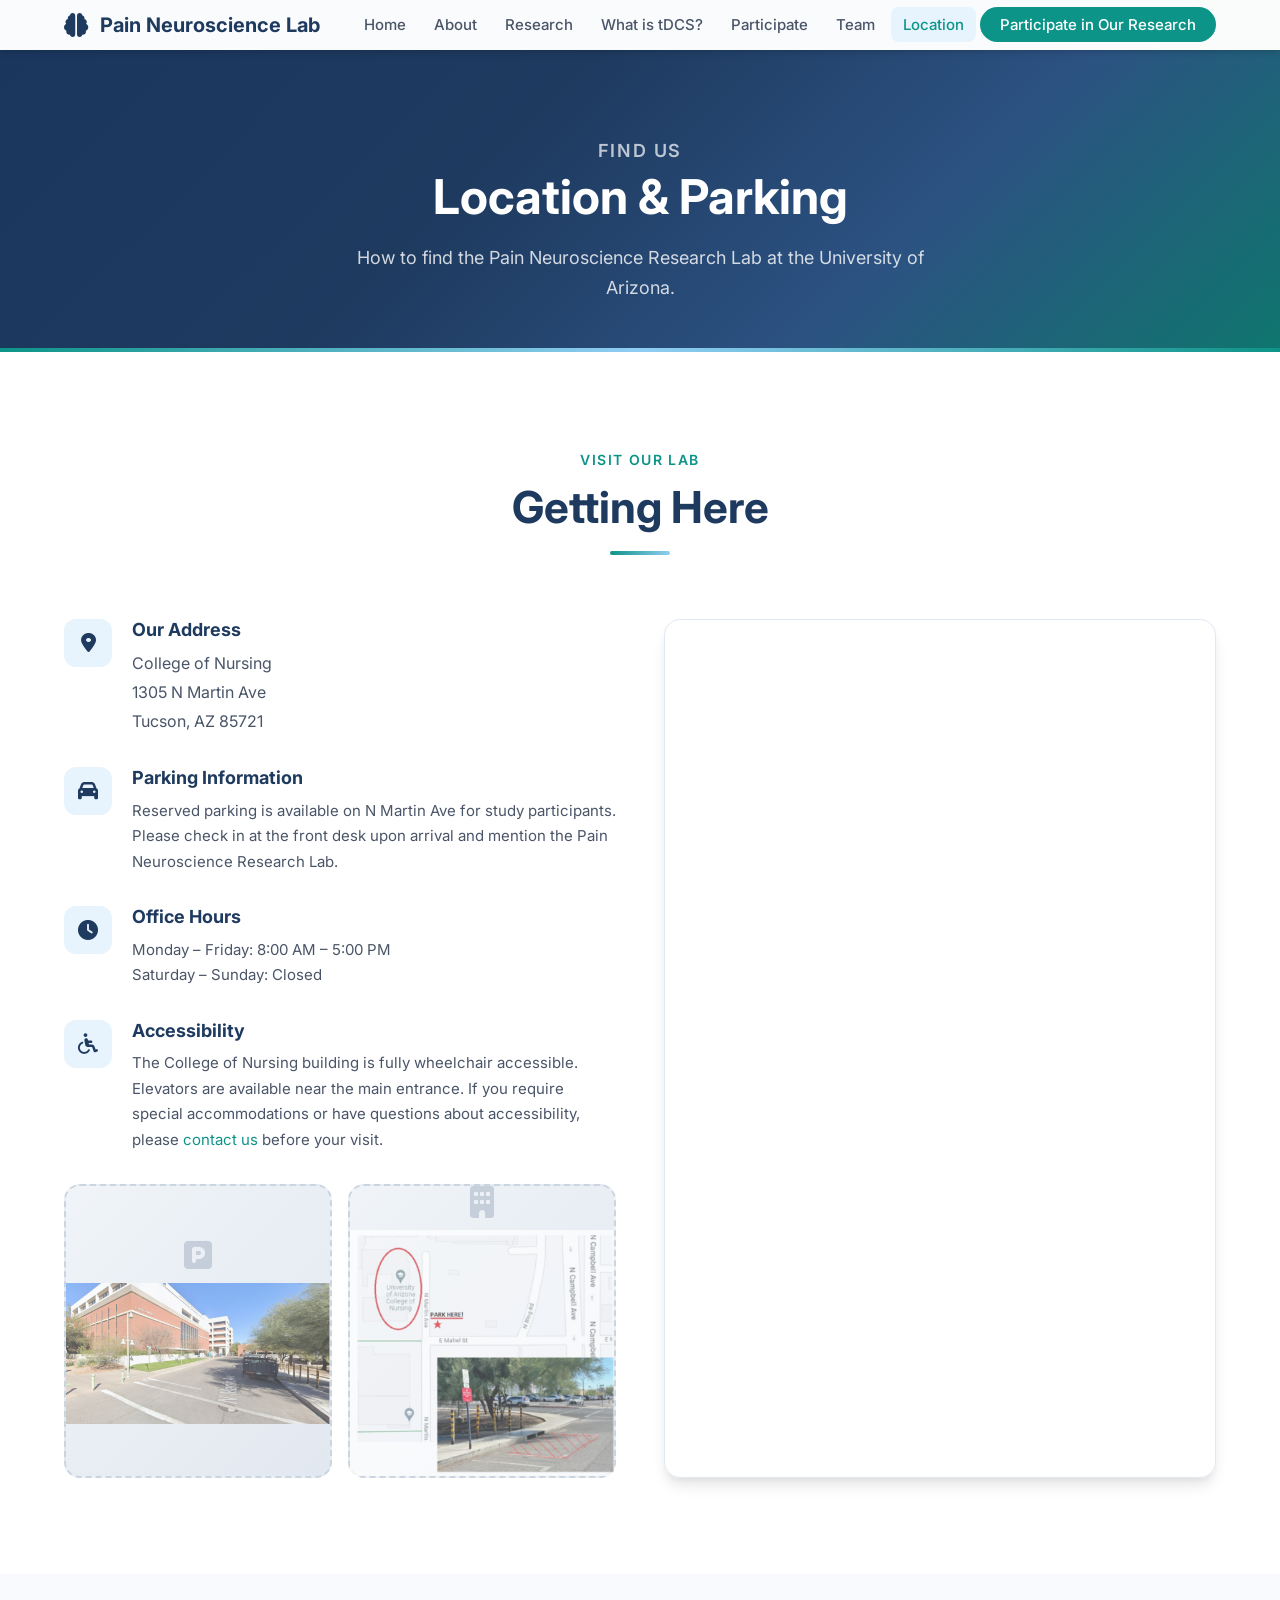
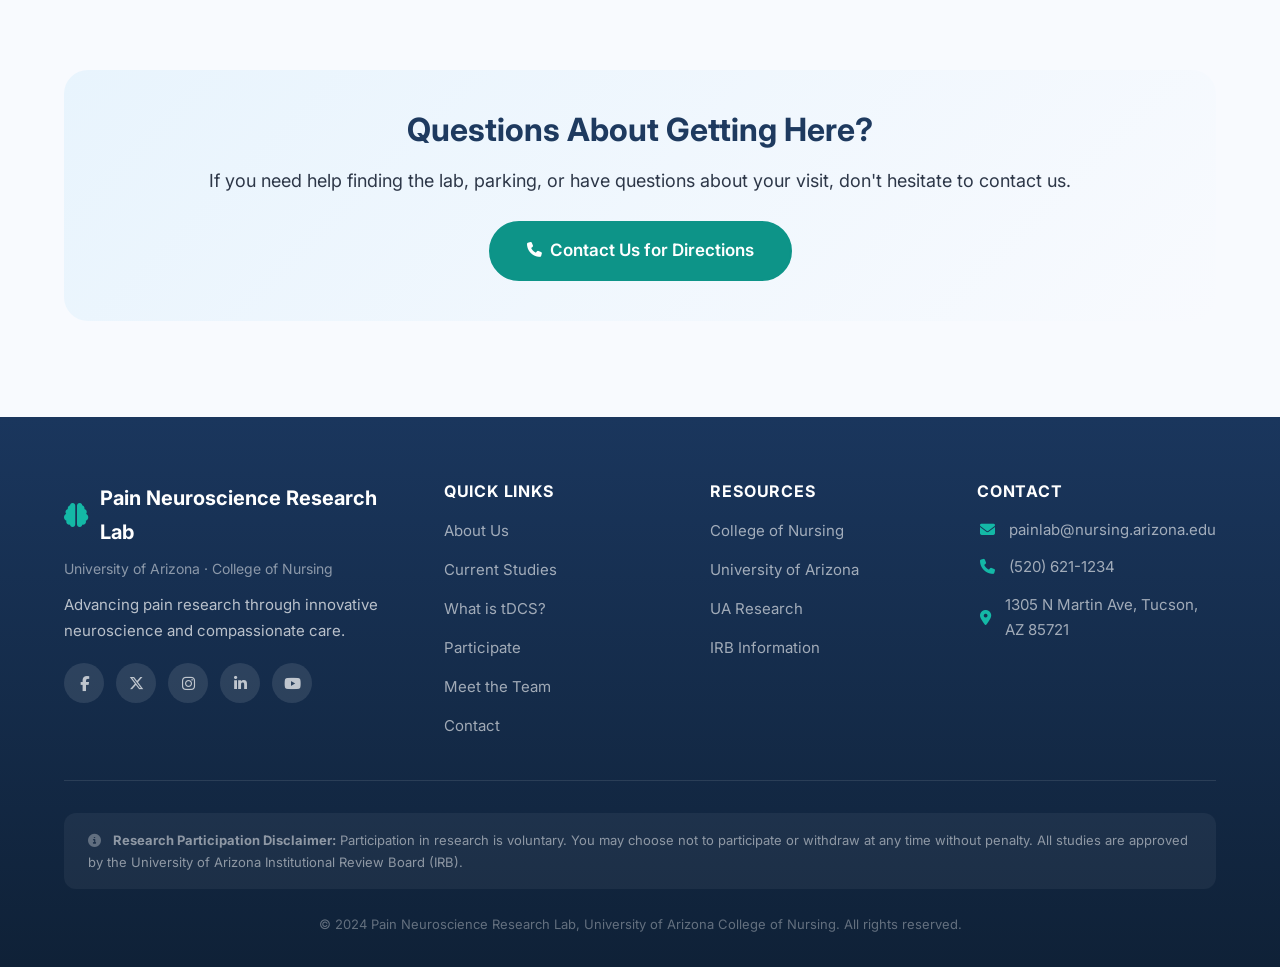
<file: location.html>
<!DOCTYPE html>
<html lang="en">

<head>
  <meta charset="UTF-8">
  <meta name="viewport" content="width=device-width, initial-scale=1.0">
  <meta name="description"
    content="Find the Pain Neuroscience Research Lab at the University of Arizona College of Nursing — address, parking, and directions.">
  <title>Location & Parking | Pain Neuroscience Research Lab</title>

  <link rel="preconnect" href="https://fonts.googleapis.com">
  <link rel="preconnect" href="https://fonts.gstatic.com" crossorigin>
  <link href="https://fonts.googleapis.com/css2?family=Inter:wght@300;400;500;600;700;800&display=swap"
    rel="stylesheet">
  <link rel="stylesheet" href="https://cdnjs.cloudflare.com/ajax/libs/font-awesome/6.5.1/css/all.min.css"
    integrity="sha512-DTOQO9RWCH3ppGqcWaEA1BIZOC6xxalwEsw9c2QQeAIftl+Vegovlnee1c9QX4TctnWMn13TZye+giMm8e2LwA=="
    crossorigin="anonymous" referrerpolicy="no-referrer">
  <link rel="stylesheet" href="styles.css">
</head>

<body>

  <!-- NAVIGATION -->
  <nav class="navbar navbar-solid" id="navbar" role="navigation" aria-label="Main navigation">
    <div class="nav-container">
      <a href="index.html" class="nav-logo" aria-label="Pain Neuroscience Research Lab — Home">
        <i class="fas fa-brain"></i>
        <span>Pain Neuroscience Lab</span>
      </a>
      <button class="nav-toggle" id="navToggle" aria-label="Toggle navigation menu" aria-expanded="false">
        <span class="hamburger-line"></span>
        <span class="hamburger-line"></span>
        <span class="hamburger-line"></span>
      </button>
      <ul class="nav-links" id="navLinks" role="menubar">
        <li role="none"><a href="index.html" role="menuitem">Home</a></li>
        <li role="none"><a href="about.html" role="menuitem">About</a></li>
        <li role="none"><a href="research.html" role="menuitem">Research</a></li>
        <li role="none"><a href="tdcs.html" role="menuitem">What is tDCS?</a></li>
        <li role="none"><a href="eligibility.html" role="menuitem">Participate</a></li>
        <li role="none"><a href="team.html" role="menuitem">Team</a></li>
        <li role="none"><a href="location.html" class="active" role="menuitem">Location</a></li>
        <li role="none"><a href="contact.html" class="nav-cta" role="menuitem">Participate in Our Research</a></li>
      </ul>
    </div>
  </nav>

  <!-- PAGE HEADER -->
  <header class="page-header">
    <div class="page-header-content">
      <p class="section-label">Find Us</p>
      <h1>Location &amp; Parking</h1>
      <p>How to find the Pain Neuroscience Research Lab at the University of Arizona.</p>
    </div>
  </header>

  <!-- LOCATION & PARKING -->
  <section class="section location" aria-labelledby="location-heading">
    <div class="container">
      <div class="section-header animate-on-scroll">
        <p class="section-label">Visit Our Lab</p>
        <h2 id="location-heading" class="section-title">Getting Here</h2>
        <div class="section-divider"></div>
      </div>

      <div class="location-grid">
        <div class="location-info animate-on-scroll">
          <div class="location-detail">
            <div class="location-icon">
              <i class="fas fa-map-marker-alt"></i>
            </div>
            <div>
              <h3>Our Address</h3>
              <address>
                College of Nursing<br>
                1305 N Martin Ave<br>
                Tucson, AZ 85721
              </address>
            </div>
          </div>

          <div class="location-detail">
            <div class="location-icon">
              <i class="fas fa-car"></i>
            </div>
            <div>
              <h3>Parking Information</h3>
              <!-- TODO: Replace placeholder text with actual parking details -->
              <p>
                Reserved parking is available on N Martin Ave for study participants.
                Please check in at the front desk upon arrival and mention the Pain
                Neuroscience Research Lab.
              </p>
            </div>
          </div>

          <div class="location-detail">
            <div class="location-icon">
              <i class="fas fa-clock"></i>
            </div>
            <div>
              <h3>Office Hours</h3>
              <!-- TODO: Replace with actual office hours -->
              <p>Monday – Friday: 8:00 AM – 5:00 PM<br>
                Saturday – Sunday: Closed</p>
            </div>
          </div>

          <div class="location-detail">
            <div class="location-icon">
              <i class="fas fa-wheelchair"></i>
            </div>
            <div>
              <h3>Accessibility</h3>
              <!-- TODO: Replace placeholder text with actual accessibility information -->
              <p>
                The College of Nursing building is fully wheelchair accessible. Elevators
                are available near the main entrance. If you require special accommodations
                or have questions about accessibility, please
                <a href="contact.html">contact us</a> before your visit.
              </p>
            </div>
          </div>

          <!-- Parking Photos -->
          <div class="parking-photos">
            <!-- TODO: Replace with actual parking area photos -->
            <div class="image-placeholder small" role="img" aria-label="Parking area photo placeholder">
              <i class="fas fa-parking"></i>
              <span><img src="images/parking 1.png" alt="Parking photo 1" loading="lazy"></span>
            </div>
            <div class="image-placeholder small" role="img" aria-label="Building entrance photo placeholder">
              <i class="fas fa-building"></i>
              <span><img src="images/parking2.png" alt="Parking photo 2" loading="lazy"></span>
            </div>
          </div>
        </div>

        <div class="location-map animate-on-scroll">
          <div class="map-placeholder" role="img" aria-label="Google Maps embed showing College of Nursing location">
            <!-- Replace this div with an actual Google Maps iframe embed -->
            <iframe
              src="https://www.google.com/maps/embed?pb=!1m18!1m12!1m3!1d3375.274!2d-110.9486!3d32.2399!2m3!1f0!2f0!3f0!3m2!1i1024!2i768!4f13.1!3m3!1m2!1s0x86d671a8b2b4c5d1%3A0x1234567890abcdef!2sCollege%20of%20Nursing%2C%201305%20N%20Martin%20Ave%2C%20Tucson%2C%20AZ%2085721!5e0!3m2!1sen!2sus!4v1234567890"
              width="100%" height="100%" style="border:0; border-radius: 12px;" allowfullscreen="" loading="lazy"
              referrerpolicy="no-referrer-when-downgrade" title="College of Nursing location on Google Maps">
            </iframe>
          </div>
        </div>
      </div>
    </div>
  </section>

  <!-- ARRIVAL HELP -->
  <section class="section" style="background-color: var(--color-off-white);" aria-labelledby="arrival-heading">
    <div class="container">
      <div class="eligibility-cta animate-on-scroll">
        <h2 id="arrival-heading" style="font-size: clamp(1.5rem, 3vw, 2rem);">Questions About Getting Here?</h2>
        <p>If you need help finding the lab, parking, or have questions about your visit, don't hesitate to contact us.
        </p>
        <a href="contact.html" class="btn btn-primary btn-lg">
          <i class="fas fa-phone"></i> Contact Us for Directions
        </a>
      </div>
    </div>
  </section>

  <!-- FOOTER -->
  <footer class="footer" role="contentinfo">
    <div class="container">
      <div class="footer-grid">
        <div class="footer-brand">
          <div class="footer-logo">
            <i class="fas fa-brain"></i>
            <span>Pain Neuroscience Research Lab</span>
          </div>
          <p>University of Arizona · College of Nursing</p>
          <p class="footer-tagline">Advancing pain research through innovative neuroscience and compassionate care.</p>
          <div class="footer-social">
            <a href="#" aria-label="Facebook"><i class="fab fa-facebook-f"></i></a>
            <a href="#" aria-label="Twitter / X"><i class="fab fa-x-twitter"></i></a>
            <a href="#" aria-label="Instagram"><i class="fab fa-instagram"></i></a>
            <a href="#" aria-label="LinkedIn"><i class="fab fa-linkedin-in"></i></a>
            <a href="#" aria-label="YouTube"><i class="fab fa-youtube"></i></a>
          </div>
        </div>
        <div class="footer-links">
          <h4>Quick Links</h4>
          <ul>
            <li><a href="about.html">About Us</a></li>
            <li><a href="research.html">Current Studies</a></li>
            <li><a href="tdcs.html">What is tDCS?</a></li>
            <li><a href="eligibility.html">Participate</a></li>
            <li><a href="team.html">Meet the Team</a></li>
            <li><a href="contact.html">Contact</a></li>
          </ul>
        </div>
        <div class="footer-links">
          <h4>Resources</h4>
          <ul>
            <li><a href="https://www.nursing.arizona.edu" target="_blank" rel="noopener noreferrer">College of
                Nursing</a></li>
            <li><a href="https://www.arizona.edu" target="_blank" rel="noopener noreferrer">University of Arizona</a>
            </li>
            <li><a href="https://research.arizona.edu" target="_blank" rel="noopener noreferrer">UA Research</a></li>
            <li><a href="#" target="_blank" rel="noopener noreferrer">IRB Information</a></li>
          </ul>
        </div>
        <div class="footer-contact">
          <h4>Contact</h4>
          <p><i class="fas fa-envelope"></i> <a
              href="mailto:painlab@nursing.arizona.edu">painlab@nursing.arizona.edu</a></p>
          <p><i class="fas fa-phone"></i> <a href="tel:+15206211234">(520) 621-1234</a></p>
          <p><i class="fas fa-map-marker-alt"></i> 1305 N Martin Ave, Tucson, AZ 85721</p>
        </div>
      </div>
      <div class="footer-bottom">
        <div class="footer-disclaimer">
          <p>
            <i class="fas fa-info-circle"></i>
            <strong>Research Participation Disclaimer:</strong> Participation in research is voluntary.
            You may choose not to participate or withdraw at any time without penalty. All studies
            are approved by the University of Arizona Institutional Review Board (IRB).
          </p>
        </div>
        <div class="footer-copyright">
          <p>&copy; 2024 Pain Neuroscience Research Lab, University of Arizona College of Nursing. All rights reserved.
          </p>
        </div>
      </div>
    </div>
  </footer>

  <script src="script.js"></script>
</body>

</html>
</file>
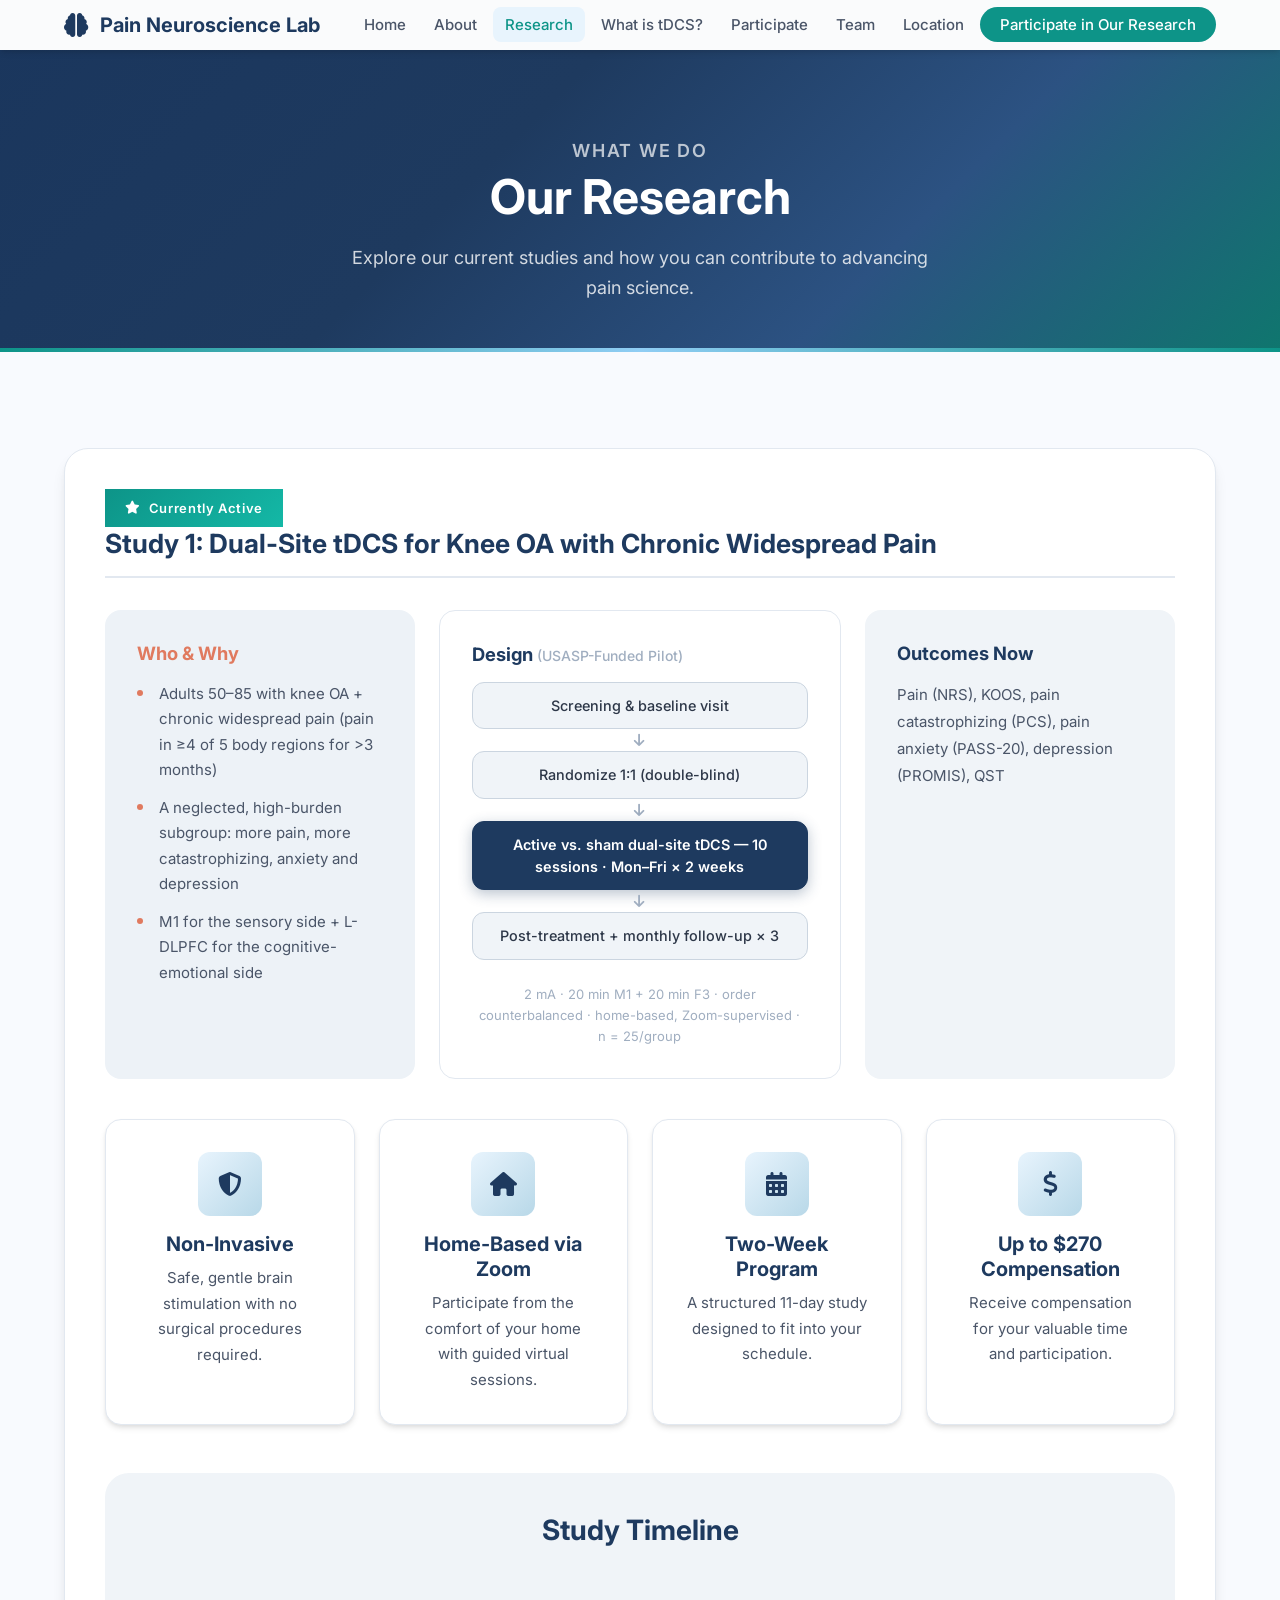
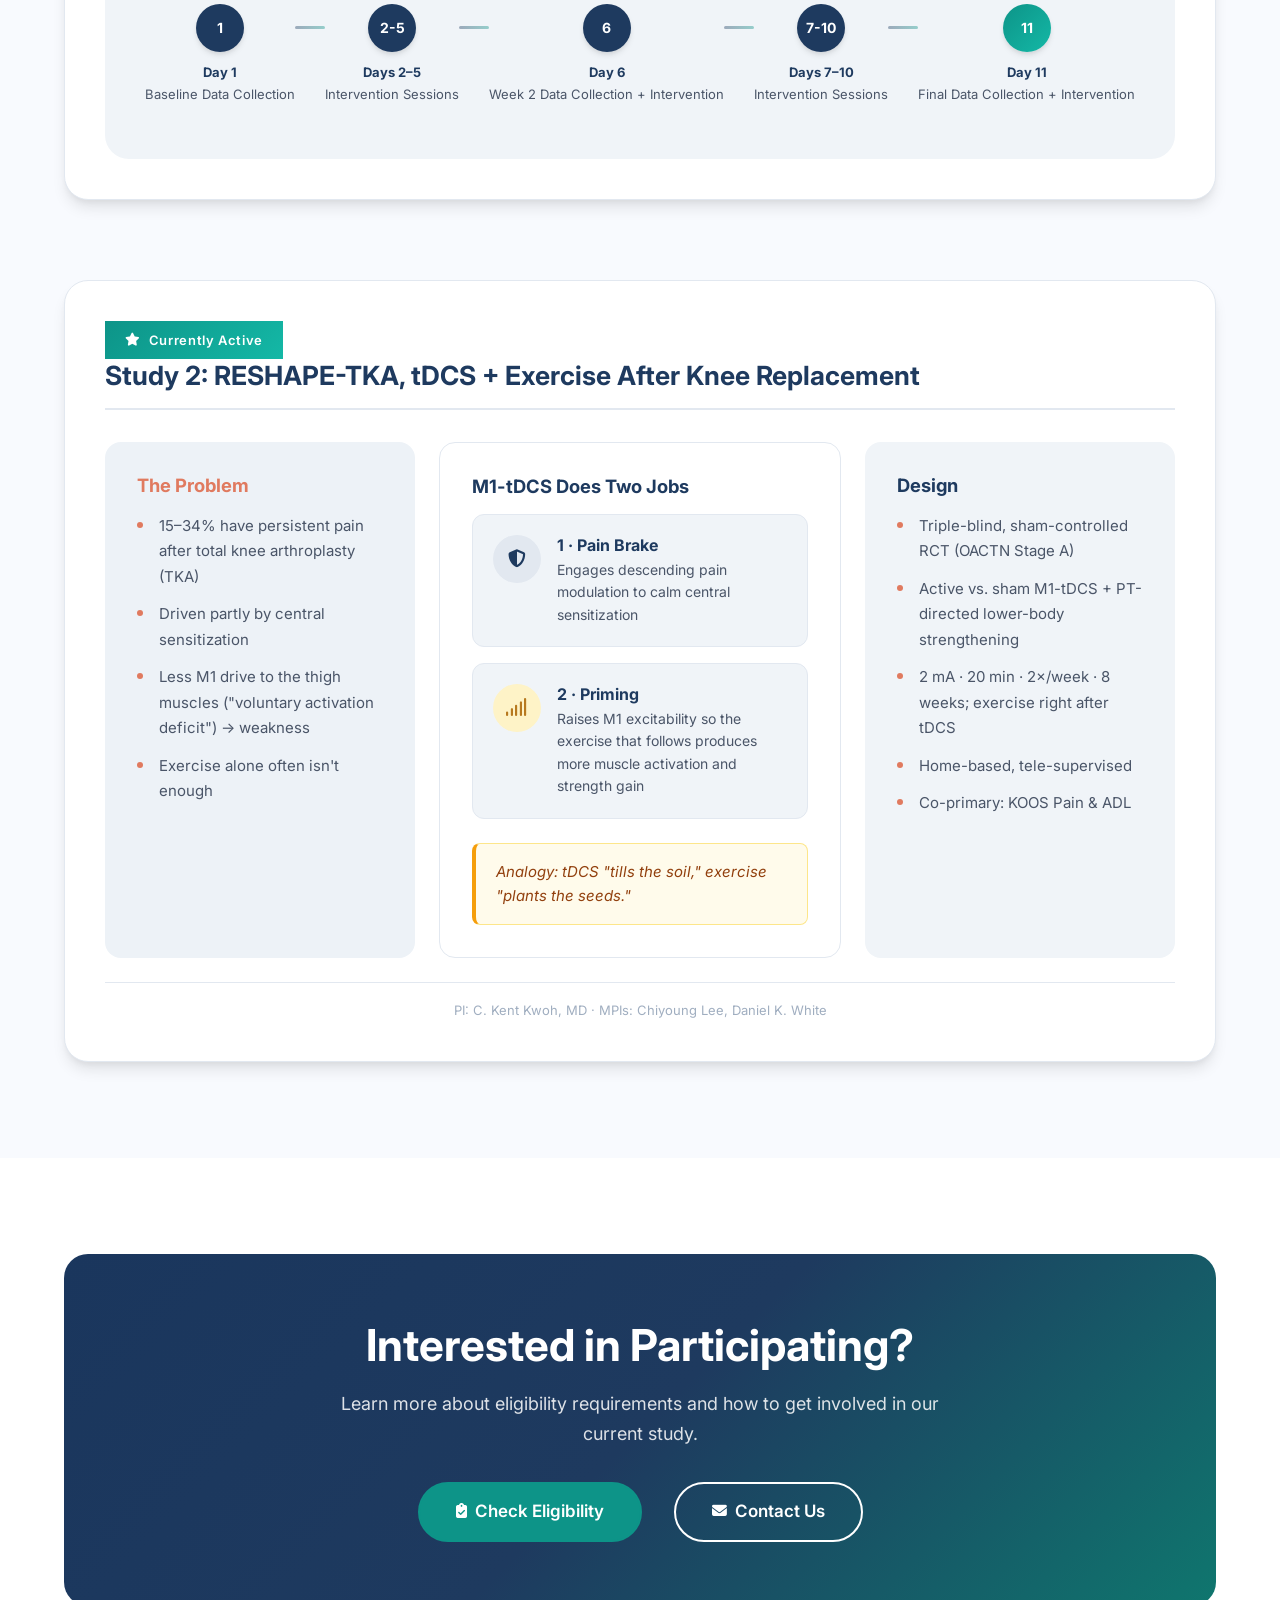
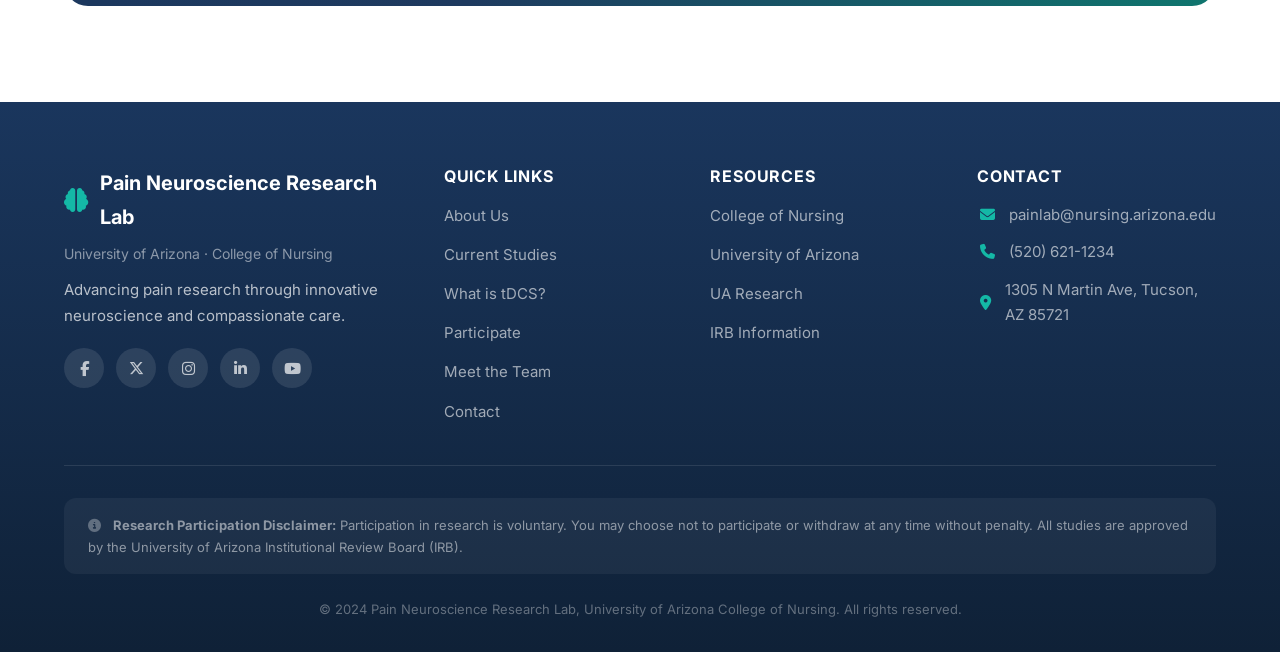
<file: research.html>
<!DOCTYPE html>
<html lang="en">

<head>
  <meta charset="UTF-8">
  <meta name="viewport" content="width=device-width, initial-scale=1.0">
  <meta name="description"
    content="Current research studies at the Pain Neuroscience Research Lab — learn about our self-administered neuromodulation program using tDCS.">
  <title>Research | Pain Neuroscience Research Lab</title>

  <link rel="preconnect" href="https://fonts.googleapis.com">
  <link rel="preconnect" href="https://fonts.gstatic.com" crossorigin>
  <link href="https://fonts.googleapis.com/css2?family=Inter:wght@300;400;500;600;700;800&display=swap"
    rel="stylesheet">
  <link rel="stylesheet" href="https://cdnjs.cloudflare.com/ajax/libs/font-awesome/6.5.1/css/all.min.css"
    integrity="sha512-DTOQO9RWCH3ppGqcWaEA1BIZOC6xxalwEsw9c2QQeAIftl+Vegovlnee1c9QX4TctnWMn13TZye+giMm8e2LwA=="
    crossorigin="anonymous" referrerpolicy="no-referrer">
  <link rel="stylesheet" href="styles.css">
</head>

<body>

  <!-- NAVIGATION -->
  <nav class="navbar navbar-solid" id="navbar" role="navigation" aria-label="Main navigation">
    <div class="nav-container">
      <a href="index.html" class="nav-logo" aria-label="Pain Neuroscience Research Lab — Home">
        <i class="fas fa-brain"></i>
        <span>Pain Neuroscience Lab</span>
      </a>
      <button class="nav-toggle" id="navToggle" aria-label="Toggle navigation menu" aria-expanded="false">
        <span class="hamburger-line"></span>
        <span class="hamburger-line"></span>
        <span class="hamburger-line"></span>
      </button>
      <ul class="nav-links" id="navLinks" role="menubar">
        <li role="none"><a href="index.html" role="menuitem">Home</a></li>
        <li role="none"><a href="about.html" role="menuitem">About</a></li>
        <li role="none"><a href="research.html" class="active" role="menuitem">Research</a></li>
        <li role="none"><a href="tdcs.html" role="menuitem">What is tDCS?</a></li>
        <li role="none"><a href="eligibility.html" role="menuitem">Participate</a></li>
        <li role="none"><a href="team.html" role="menuitem">Team</a></li>
        <li role="none"><a href="location.html" role="menuitem">Location</a></li>
        <li role="none"><a href="contact.html" class="nav-cta" role="menuitem">Participate in Our Research</a></li>
      </ul>
    </div>
  </nav>

  <!-- PAGE HEADER -->
  <header class="page-header">
    <div class="page-header-content">
      <p class="section-label">What We Do</p>
      <h1>Our Research</h1>
      <p>Explore our current studies and how you can contribute to advancing pain science.</p>
    </div>
  </header>

  <!-- OUR CURRENT STUDIES -->
  <section class="section study-details-section" aria-labelledby="our-studies-heading">
    <div class="container">



      <!-- ===== STUDY 1 ===== -->
      <div class="study-detail-card animate-on-scroll" id="study-1">
        <div class="study-card-badge">
          <i class="fas fa-star"></i> Currently Active
        </div>
        <h2 class="study-detail-title">Study 1: Dual-Site tDCS for Knee OA with Chronic Widespread Pain</h2>
        <div class="study-detail-columns">

          <!-- Column 1 — Who & Why -->
          <div class="study-detail-col study-detail-col--blue">
            <h3 class="study-detail-col-heading study-detail-col-heading--coral">Who &amp; Why</h3>
            <ul class="study-detail-list">
              <li>Adults 50–85 with knee OA + chronic widespread pain (pain in ≥4 of 5 body regions for &gt;3 months)
              </li>
              <li>A neglected, high-burden subgroup: more pain, more catastrophizing, anxiety and depression</li>
              <li>M1 for the sensory side + L-DLPFC for the cognitive-emotional side</li>
            </ul>
          </div>

          <!-- Column 2 — Design -->
          <div class="study-detail-col study-detail-col--center">
            <h3 class="study-detail-col-heading">Design <span class="study-detail-col-heading-sub">(USASP-Funded
                Pilot)</span></h3>
            <div class="study-flowchart">
              <div class="flowchart-step">
                <div class="flowchart-box">Screening &amp; baseline visit</div>
              </div>
              <div class="flowchart-arrow" aria-hidden="true"><i class="fas fa-arrow-down"></i></div>
              <div class="flowchart-step">
                <div class="flowchart-box">Randomize 1:1 (double-blind)</div>
              </div>
              <div class="flowchart-arrow" aria-hidden="true"><i class="fas fa-arrow-down"></i></div>
              <div class="flowchart-step">
                <div class="flowchart-box flowchart-box--highlight">Active vs. sham dual-site tDCS — 10 sessions ·
                  Mon–Fri × 2 weeks</div>
              </div>
              <div class="flowchart-arrow" aria-hidden="true"><i class="fas fa-arrow-down"></i></div>
              <div class="flowchart-step">
                <div class="flowchart-box">Post-treatment + monthly follow-up × 3</div>
              </div>
            </div>
            <p class="study-detail-footnote">2 mA · 20 min M1 + 20 min F3 · order counterbalanced · home-based,
              Zoom-supervised · n&nbsp;=&nbsp;25/group</p>
          </div>

          <!-- Column 3 — Outcomes -->
          <div class="study-detail-col study-detail-col--gray">
            <h3 class="study-detail-col-heading">Outcomes Now</h3>
            <p class="study-detail-outcomes">Pain (NRS), KOOS, pain catastrophizing (PCS), pain anxiety (PASS-20),
              depression (PROMIS), QST</p>
          </div>

        </div>

        <!-- Key Highlights -->
        <div class="highlights-grid study-highlights-grid">
          <div class="highlight-card animate-on-scroll">
            <div class="highlight-icon">
              <i class="fas fa-shield-alt"></i>
            </div>
            <h4>Non-Invasive</h4>
            <p>Safe, gentle brain stimulation with no surgical procedures required.</p>
          </div>
          <div class="highlight-card animate-on-scroll">
            <div class="highlight-icon">
              <i class="fas fa-home"></i>
            </div>
            <h4>Home-Based via Zoom</h4>
            <p>Participate from the comfort of your home with guided virtual sessions.</p>
          </div>
          <div class="highlight-card animate-on-scroll">
            <div class="highlight-icon">
              <i class="fas fa-calendar-alt"></i>
            </div>
            <h4>Two-Week Program</h4>
            <p>A structured 11-day study designed to fit into your schedule.</p>
          </div>
          <div class="highlight-card animate-on-scroll">
            <div class="highlight-icon">
              <i class="fas fa-dollar-sign"></i>
            </div>
            <h4>Up to $270 Compensation</h4>
            <p>Receive compensation for your valuable time and participation.</p>
          </div>
        </div>

        <!-- Study Timeline -->
        <div class="timeline-section animate-on-scroll">
          <h3 class="timeline-title">Study Timeline</h3>
          <div class="timeline">
            <div class="timeline-item">
              <div class="timeline-marker">
                <span>1</span>
              </div>
              <div class="timeline-content">
                <h4>Day 1</h4>
                <p>Baseline Data Collection</p>
              </div>
            </div>
            <div class="timeline-connector"></div>
            <div class="timeline-item">
              <div class="timeline-marker">
                <span>2-5</span>
              </div>
              <div class="timeline-content">
                <h4>Days 2–5</h4>
                <p>Intervention Sessions</p>
              </div>
            </div>
            <div class="timeline-connector"></div>
            <div class="timeline-item">
              <div class="timeline-marker">
                <span>6</span>
              </div>
              <div class="timeline-content">
                <h4>Day 6</h4>
                <p>Week 2 Data Collection + Intervention</p>
              </div>
            </div>
            <div class="timeline-connector"></div>
            <div class="timeline-item">
              <div class="timeline-marker">
                <span>7-10</span>
              </div>
              <div class="timeline-content">
                <h4>Days 7–10</h4>
                <p>Intervention Sessions</p>
              </div>
            </div>
            <div class="timeline-connector"></div>
            <div class="timeline-item">
              <div class="timeline-marker final">
                <span>11</span>
              </div>
              <div class="timeline-content">
                <h4>Day 11</h4>
                <p>Final Data Collection + Intervention</p>
              </div>
            </div>
          </div>
        </div>
      </div>

      <!-- ===== STUDY 2 ===== -->
      <div class="study-detail-card animate-on-scroll" id="study-2">
        <div class="study-card-badge">
          <i class="fas fa-star"></i> Currently Active
        </div>
        <h2 class="study-detail-title">Study 2: RESHAPE-TKA, tDCS + Exercise After Knee Replacement</h2>
        <div class="study-detail-columns">

          <!-- Column 1 — The Problem -->
          <div class="study-detail-col study-detail-col--blue">
            <h3 class="study-detail-col-heading study-detail-col-heading--coral">The Problem</h3>
            <ul class="study-detail-list">
              <li>15–34% have persistent pain after total knee arthroplasty (TKA)</li>
              <li>Driven partly by central sensitization</li>
              <li>Less M1 drive to the thigh muscles ("voluntary activation deficit") → weakness</li>
              <li>Exercise alone often isn't enough</li>
            </ul>
          </div>

          <!-- Column 2 — M1-tDCS Does Two Jobs -->
          <div class="study-detail-col study-detail-col--center">
            <h3 class="study-detail-col-heading">M1-tDCS Does Two Jobs</h3>
            <div class="study-feature-cards">
              <div class="study-feature-card">
                <div class="study-feature-icon study-feature-icon--blue">
                  <i class="fas fa-shield-alt"></i>
                </div>
                <div class="study-feature-text">
                  <h4 class="study-feature-title">1 · Pain Brake</h4>
                  <p>Engages descending pain modulation to calm central sensitization</p>
                </div>
              </div>
              <div class="study-feature-card">
                <div class="study-feature-icon study-feature-icon--gold">
                  <i class="fas fa-signal"></i>
                </div>
                <div class="study-feature-text">
                  <h4 class="study-feature-title">2 · Priming</h4>
                  <p>Raises M1 excitability so the exercise that follows produces more muscle activation and strength
                    gain</p>
                </div>
              </div>
            </div>
            <div class="study-analogy-box">
              <p><em>Analogy: tDCS "tills the soil," exercise "plants the seeds."</em></p>
            </div>
          </div>

          <!-- Column 3 — Design -->
          <div class="study-detail-col study-detail-col--gray">
            <h3 class="study-detail-col-heading">Design</h3>
            <ul class="study-detail-list">
              <li>Triple-blind, sham-controlled RCT (OACTN Stage A)</li>
              <li>Active vs. sham M1-tDCS + PT-directed lower-body strengthening</li>
              <li>2 mA · 20 min · 2×/week · 8 weeks; exercise right after tDCS</li>
              <li>Home-based, tele-supervised</li>
              <li>Co-primary: KOOS Pain &amp; ADL</li>
            </ul>
          </div>

        </div>
        <p class="study-detail-card-footnote">PI: C. Kent Kwoh, MD · MPIs: Chiyoung Lee, Daniel K. White</p>
      </div>

    </div>
  </section>

  <!-- CTA -->
  <section class="section" aria-labelledby="research-cta-heading">
    <div class="container">
      <div class="cta-banner animate-on-scroll">
        <h2 id="research-cta-heading">Interested in Participating?</h2>
        <p>Learn more about eligibility requirements and how to get involved in our current study.</p>
        <div style="display: flex; gap: var(--space-4); justify-content: center; flex-wrap: wrap;">
          <a href="eligibility.html" class="btn btn-primary btn-lg">
            <i class="fas fa-clipboard-check"></i> Check Eligibility
          </a>
          <a href="contact.html" class="btn btn-outline btn-lg">
            <i class="fas fa-envelope"></i> Contact Us
          </a>
        </div>
      </div>
    </div>
  </section>

  <!-- FOOTER -->
  <footer class="footer" role="contentinfo">
    <div class="container">
      <div class="footer-grid">
        <div class="footer-brand">
          <div class="footer-logo">
            <i class="fas fa-brain"></i>
            <span>Pain Neuroscience Research Lab</span>
          </div>
          <p>University of Arizona · College of Nursing</p>
          <p class="footer-tagline">Advancing pain research through innovative neuroscience and compassionate care.</p>
          <div class="footer-social">
            <a href="#" aria-label="Facebook"><i class="fab fa-facebook-f"></i></a>
            <a href="#" aria-label="Twitter / X"><i class="fab fa-x-twitter"></i></a>
            <a href="#" aria-label="Instagram"><i class="fab fa-instagram"></i></a>
            <a href="#" aria-label="LinkedIn"><i class="fab fa-linkedin-in"></i></a>
            <a href="#" aria-label="YouTube"><i class="fab fa-youtube"></i></a>
          </div>
        </div>
        <div class="footer-links">
          <h4>Quick Links</h4>
          <ul>
            <li><a href="about.html">About Us</a></li>
            <li><a href="research.html">Current Studies</a></li>
            <li><a href="tdcs.html">What is tDCS?</a></li>
            <li><a href="eligibility.html">Participate</a></li>
            <li><a href="team.html">Meet the Team</a></li>
            <li><a href="contact.html">Contact</a></li>
          </ul>
        </div>
        <div class="footer-links">
          <h4>Resources</h4>
          <ul>
            <li><a href="https://www.nursing.arizona.edu" target="_blank" rel="noopener noreferrer">College of
                Nursing</a></li>
            <li><a href="https://www.arizona.edu" target="_blank" rel="noopener noreferrer">University of Arizona</a>
            </li>
            <li><a href="https://research.arizona.edu" target="_blank" rel="noopener noreferrer">UA Research</a></li>
            <li><a href="#" target="_blank" rel="noopener noreferrer">IRB Information</a></li>
          </ul>
        </div>
        <div class="footer-contact">
          <h4>Contact</h4>
          <p><i class="fas fa-envelope"></i> <a
              href="mailto:painlab@nursing.arizona.edu">painlab@nursing.arizona.edu</a></p>
          <p><i class="fas fa-phone"></i> <a href="tel:+15206211234">(520) 621-1234</a></p>
          <p><i class="fas fa-map-marker-alt"></i> 1305 N Martin Ave, Tucson, AZ 85721</p>
        </div>
      </div>
      <div class="footer-bottom">
        <div class="footer-disclaimer">
          <p>
            <i class="fas fa-info-circle"></i>
            <strong>Research Participation Disclaimer:</strong> Participation in research is voluntary.
            You may choose not to participate or withdraw at any time without penalty. All studies
            are approved by the University of Arizona Institutional Review Board (IRB).
          </p>
        </div>
        <div class="footer-copyright">
          <p>&copy; 2024 Pain Neuroscience Research Lab, University of Arizona College of Nursing. All rights reserved.
          </p>
        </div>
      </div>
    </div>
  </footer>

  <script src="script.js"></script>
</body>

</html>
</file>
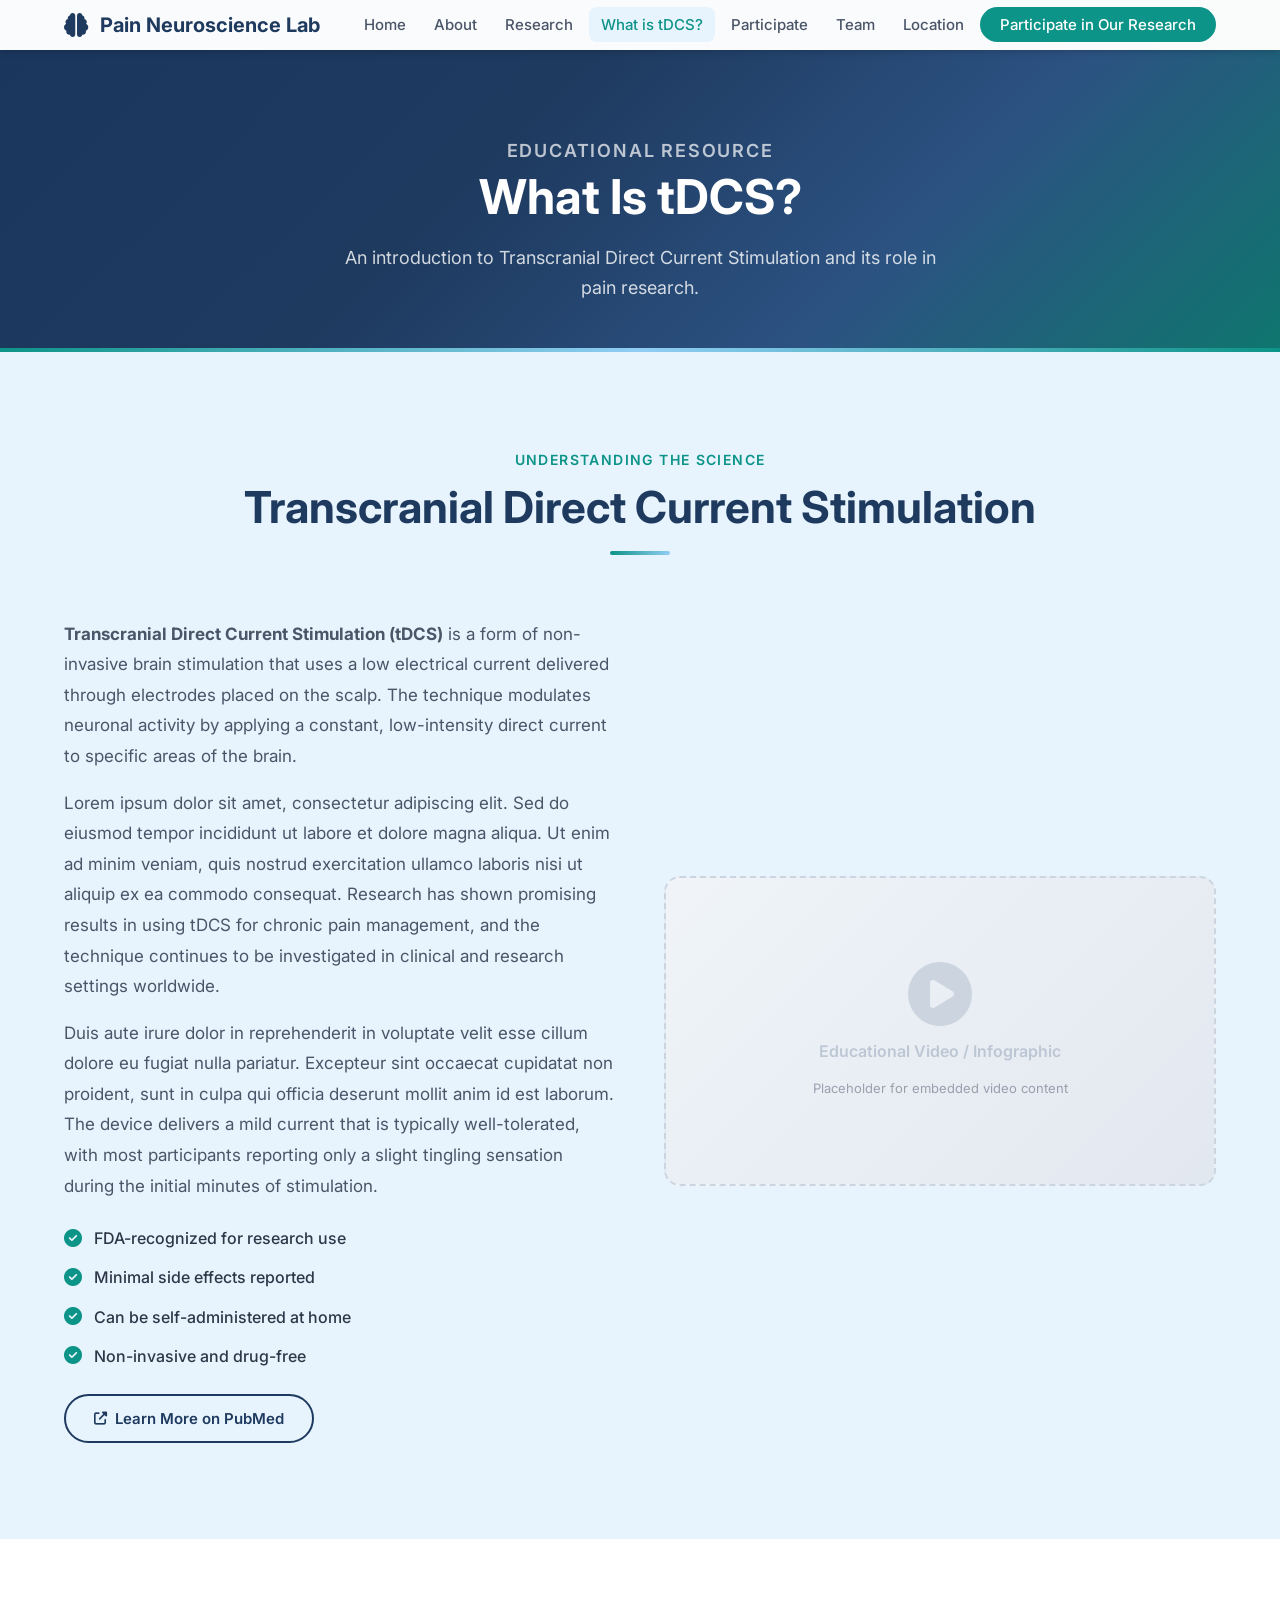
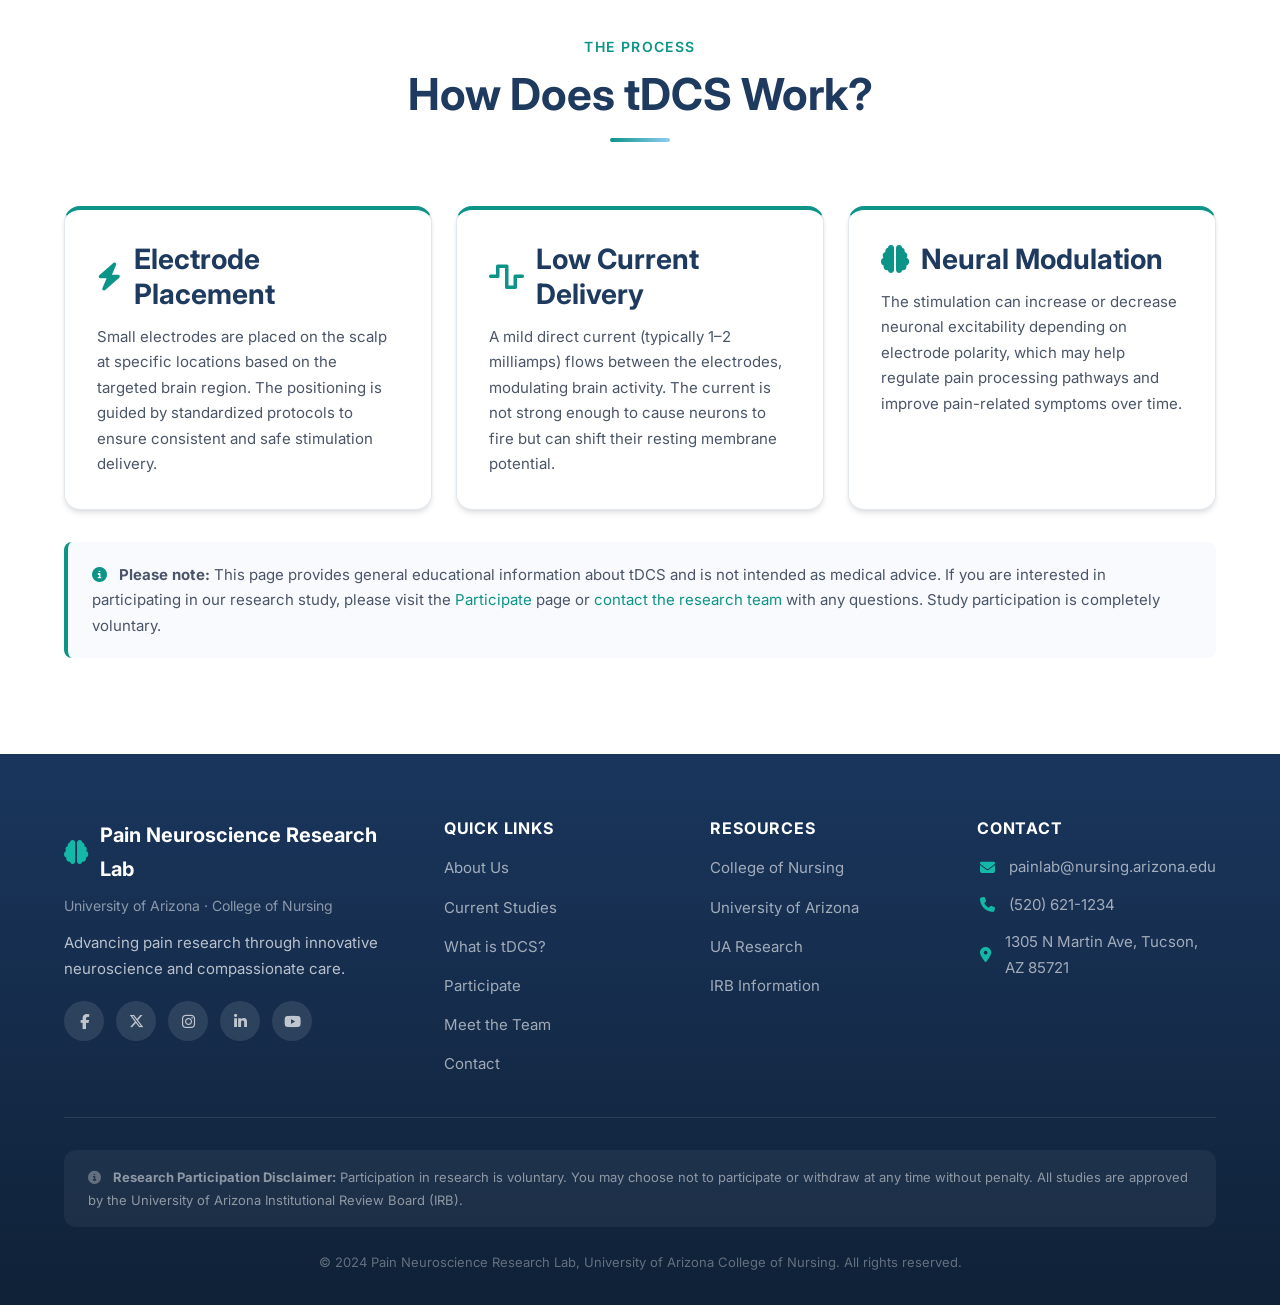
<file: tdcs.html>
<!DOCTYPE html>
<html lang="en">
<head>
  <meta charset="UTF-8">
  <meta name="viewport" content="width=device-width, initial-scale=1.0">
  <meta name="description" content="Learn about Transcranial Direct Current Stimulation (tDCS) — a non-invasive brain stimulation technique used in pain research.">
  <title>What Is tDCS? | Pain Neuroscience Research Lab</title>

  <link rel="preconnect" href="https://fonts.googleapis.com">
  <link rel="preconnect" href="https://fonts.gstatic.com" crossorigin>
  <link href="https://fonts.googleapis.com/css2?family=Inter:wght@300;400;500;600;700;800&display=swap" rel="stylesheet">
  <link rel="stylesheet" href="https://cdnjs.cloudflare.com/ajax/libs/font-awesome/6.5.1/css/all.min.css" integrity="sha512-DTOQO9RWCH3ppGqcWaEA1BIZOC6xxalwEsw9c2QQeAIftl+Vegovlnee1c9QX4TctnWMn13TZye+giMm8e2LwA==" crossorigin="anonymous" referrerpolicy="no-referrer">
  <link rel="stylesheet" href="styles.css">
</head>
<body>

  <!-- NAVIGATION -->
  <nav class="navbar navbar-solid" id="navbar" role="navigation" aria-label="Main navigation">
    <div class="nav-container">
      <a href="index.html" class="nav-logo" aria-label="Pain Neuroscience Research Lab — Home">
        <i class="fas fa-brain"></i>
        <span>Pain Neuroscience Lab</span>
      </a>
      <button class="nav-toggle" id="navToggle" aria-label="Toggle navigation menu" aria-expanded="false">
        <span class="hamburger-line"></span>
        <span class="hamburger-line"></span>
        <span class="hamburger-line"></span>
      </button>
      <ul class="nav-links" id="navLinks" role="menubar">
        <li role="none"><a href="index.html" role="menuitem">Home</a></li>
        <li role="none"><a href="about.html" role="menuitem">About</a></li>
        <li role="none"><a href="research.html" role="menuitem">Research</a></li>
        <li role="none"><a href="tdcs.html" class="active" role="menuitem">What is tDCS?</a></li>
        <li role="none"><a href="eligibility.html" role="menuitem">Participate</a></li>
        <li role="none"><a href="team.html" role="menuitem">Team</a></li>
        <li role="none"><a href="location.html" role="menuitem">Location</a></li>
        <li role="none"><a href="contact.html" class="nav-cta" role="menuitem">Participate in Our Research</a></li>
      </ul>
    </div>
  </nav>

  <!-- PAGE HEADER -->
  <header class="page-header">
    <div class="page-header-content">
      <p class="section-label">Educational Resource</p>
      <h1>What Is tDCS?</h1>
      <p>An introduction to Transcranial Direct Current Stimulation and its role in pain research.</p>
    </div>
  </header>

  <!-- tDCS EDUCATIONAL CONTENT -->
  <section class="section tdcs" aria-labelledby="tdcs-heading">
    <div class="container">
      <div class="section-header animate-on-scroll">
        <p class="section-label">Understanding the Science</p>
        <h2 id="tdcs-heading" class="section-title">Transcranial Direct Current Stimulation</h2>
        <div class="section-divider"></div>
      </div>

      <div class="tdcs-grid">
        <div class="tdcs-text animate-on-scroll">
          <p>
            <strong>Transcranial Direct Current Stimulation (tDCS)</strong> is a form of
            non-invasive brain stimulation that uses a low electrical current delivered through
            electrodes placed on the scalp. The technique modulates neuronal activity by applying
            a constant, low-intensity direct current to specific areas of the brain.
          </p>
          <!-- TODO: Replace placeholder text below with final educational content -->
          <p>
            Lorem ipsum dolor sit amet, consectetur adipiscing elit. Sed do eiusmod tempor incididunt
            ut labore et dolore magna aliqua. Ut enim ad minim veniam, quis nostrud exercitation
            ullamco laboris nisi ut aliquip ex ea commodo consequat. Research has shown promising
            results in using tDCS for chronic pain management, and the technique continues to be
            investigated in clinical and research settings worldwide.
          </p>
          <p>
            Duis aute irure dolor in reprehenderit in voluptate velit esse cillum dolore eu fugiat
            nulla pariatur. Excepteur sint occaecat cupidatat non proident, sunt in culpa qui officia
            deserunt mollit anim id est laborum. The device delivers a mild current that is typically
            well-tolerated, with most participants reporting only a slight tingling sensation during
            the initial minutes of stimulation.
          </p>
          <div class="tdcs-features">
            <div class="tdcs-feature">
              <i class="fas fa-check-circle"></i>
              <span>FDA-recognized for research use</span>
            </div>
            <div class="tdcs-feature">
              <i class="fas fa-check-circle"></i>
              <span>Minimal side effects reported</span>
            </div>
            <div class="tdcs-feature">
              <i class="fas fa-check-circle"></i>
              <span>Can be self-administered at home</span>
            </div>
            <div class="tdcs-feature">
              <i class="fas fa-check-circle"></i>
              <span>Non-invasive and drug-free</span>
            </div>
          </div>
          <a href="https://www.ncbi.nlm.nih.gov/" class="btn btn-secondary" target="_blank" rel="noopener noreferrer">
            <i class="fas fa-external-link-alt"></i> Learn More on PubMed
          </a>
        </div>
        <div class="tdcs-media animate-on-scroll">
          <!-- TODO: Replace with actual educational video or infographic -->
          <div class="video-placeholder" role="img" aria-label="tDCS educational video placeholder">
            <i class="fas fa-play-circle"></i>
            <span>Educational Video / Infographic</span>
            <p>Placeholder for embedded video content</p>
          </div>
        </div>
      </div>
    </div>
  </section>

  <!-- HOW tDCS WORKS -->
  <section class="section" style="background-color: var(--color-white);" aria-labelledby="how-heading">
    <div class="container">
      <div class="section-header animate-on-scroll">
        <p class="section-label">The Process</p>
        <h2 id="how-heading" class="section-title">How Does tDCS Work?</h2>
        <div class="section-divider"></div>
      </div>

      <div class="approach-grid">
        <div class="approach-card animate-on-scroll">
          <h3><i class="fas fa-bolt"></i> Electrode Placement</h3>
          <!-- TODO: Replace placeholder text with actual content -->
          <p>Small electrodes are placed on the scalp at specific locations based on the targeted brain region. The positioning is guided by standardized protocols to ensure consistent and safe stimulation delivery.</p>
        </div>
        <div class="approach-card animate-on-scroll">
          <h3><i class="fas fa-wave-square"></i> Low Current Delivery</h3>
          <!-- TODO: Replace placeholder text with actual content -->
          <p>A mild direct current (typically 1–2 milliamps) flows between the electrodes, modulating brain activity. The current is not strong enough to cause neurons to fire but can shift their resting membrane potential.</p>
        </div>
        <div class="approach-card animate-on-scroll">
          <h3><i class="fas fa-brain"></i> Neural Modulation</h3>
          <!-- TODO: Replace placeholder text with actual content -->
          <p>The stimulation can increase or decrease neuronal excitability depending on electrode polarity, which may help regulate pain processing pathways and improve pain-related symptoms over time.</p>
        </div>
      </div>

      <!-- Educational vs. Research Note -->
      <div class="tdcs-note animate-on-scroll">
        <p>
          <i class="fas fa-info-circle"></i>
          <strong>Please note:</strong> This page provides general educational information about tDCS
          and is not intended as medical advice. If you are interested in participating in our
          research study, please visit the <a href="eligibility.html">Participate</a> page or
          <a href="contact.html">contact the research team</a> with any questions. Study participation
          is completely voluntary.
        </p>
      </div>
    </div>
  </section>

  <!-- FOOTER -->
  <footer class="footer" role="contentinfo">
    <div class="container">
      <div class="footer-grid">
        <div class="footer-brand">
          <div class="footer-logo">
            <i class="fas fa-brain"></i>
            <span>Pain Neuroscience Research Lab</span>
          </div>
          <p>University of Arizona · College of Nursing</p>
          <p class="footer-tagline">Advancing pain research through innovative neuroscience and compassionate care.</p>
          <div class="footer-social">
            <a href="#" aria-label="Facebook"><i class="fab fa-facebook-f"></i></a>
            <a href="#" aria-label="Twitter / X"><i class="fab fa-x-twitter"></i></a>
            <a href="#" aria-label="Instagram"><i class="fab fa-instagram"></i></a>
            <a href="#" aria-label="LinkedIn"><i class="fab fa-linkedin-in"></i></a>
            <a href="#" aria-label="YouTube"><i class="fab fa-youtube"></i></a>
          </div>
        </div>
        <div class="footer-links">
          <h4>Quick Links</h4>
          <ul>
            <li><a href="about.html">About Us</a></li>
            <li><a href="research.html">Current Studies</a></li>
            <li><a href="tdcs.html">What is tDCS?</a></li>
            <li><a href="eligibility.html">Participate</a></li>
            <li><a href="team.html">Meet the Team</a></li>
            <li><a href="contact.html">Contact</a></li>
          </ul>
        </div>
        <div class="footer-links">
          <h4>Resources</h4>
          <ul>
            <li><a href="https://www.nursing.arizona.edu" target="_blank" rel="noopener noreferrer">College of Nursing</a></li>
            <li><a href="https://www.arizona.edu" target="_blank" rel="noopener noreferrer">University of Arizona</a></li>
            <li><a href="https://research.arizona.edu" target="_blank" rel="noopener noreferrer">UA Research</a></li>
            <li><a href="#" target="_blank" rel="noopener noreferrer">IRB Information</a></li>
          </ul>
        </div>
        <div class="footer-contact">
          <h4>Contact</h4>
          <p><i class="fas fa-envelope"></i> <a href="mailto:painlab@nursing.arizona.edu">painlab@nursing.arizona.edu</a></p>
          <p><i class="fas fa-phone"></i> <a href="tel:+15206211234">(520) 621-1234</a></p>
          <p><i class="fas fa-map-marker-alt"></i> 1305 N Martin Ave, Tucson, AZ 85721</p>
        </div>
      </div>
      <div class="footer-bottom">
        <div class="footer-disclaimer">
          <p>
            <i class="fas fa-info-circle"></i>
            <strong>Research Participation Disclaimer:</strong> Participation in research is voluntary.
            You may choose not to participate or withdraw at any time without penalty. All studies
            are approved by the University of Arizona Institutional Review Board (IRB).
          </p>
        </div>
        <div class="footer-copyright">
          <p>&copy; 2024 Pain Neuroscience Research Lab, University of Arizona College of Nursing. All rights reserved.</p>
        </div>
      </div>
    </div>
  </footer>

  <script src="script.js"></script>
</body>
</html>
</file>
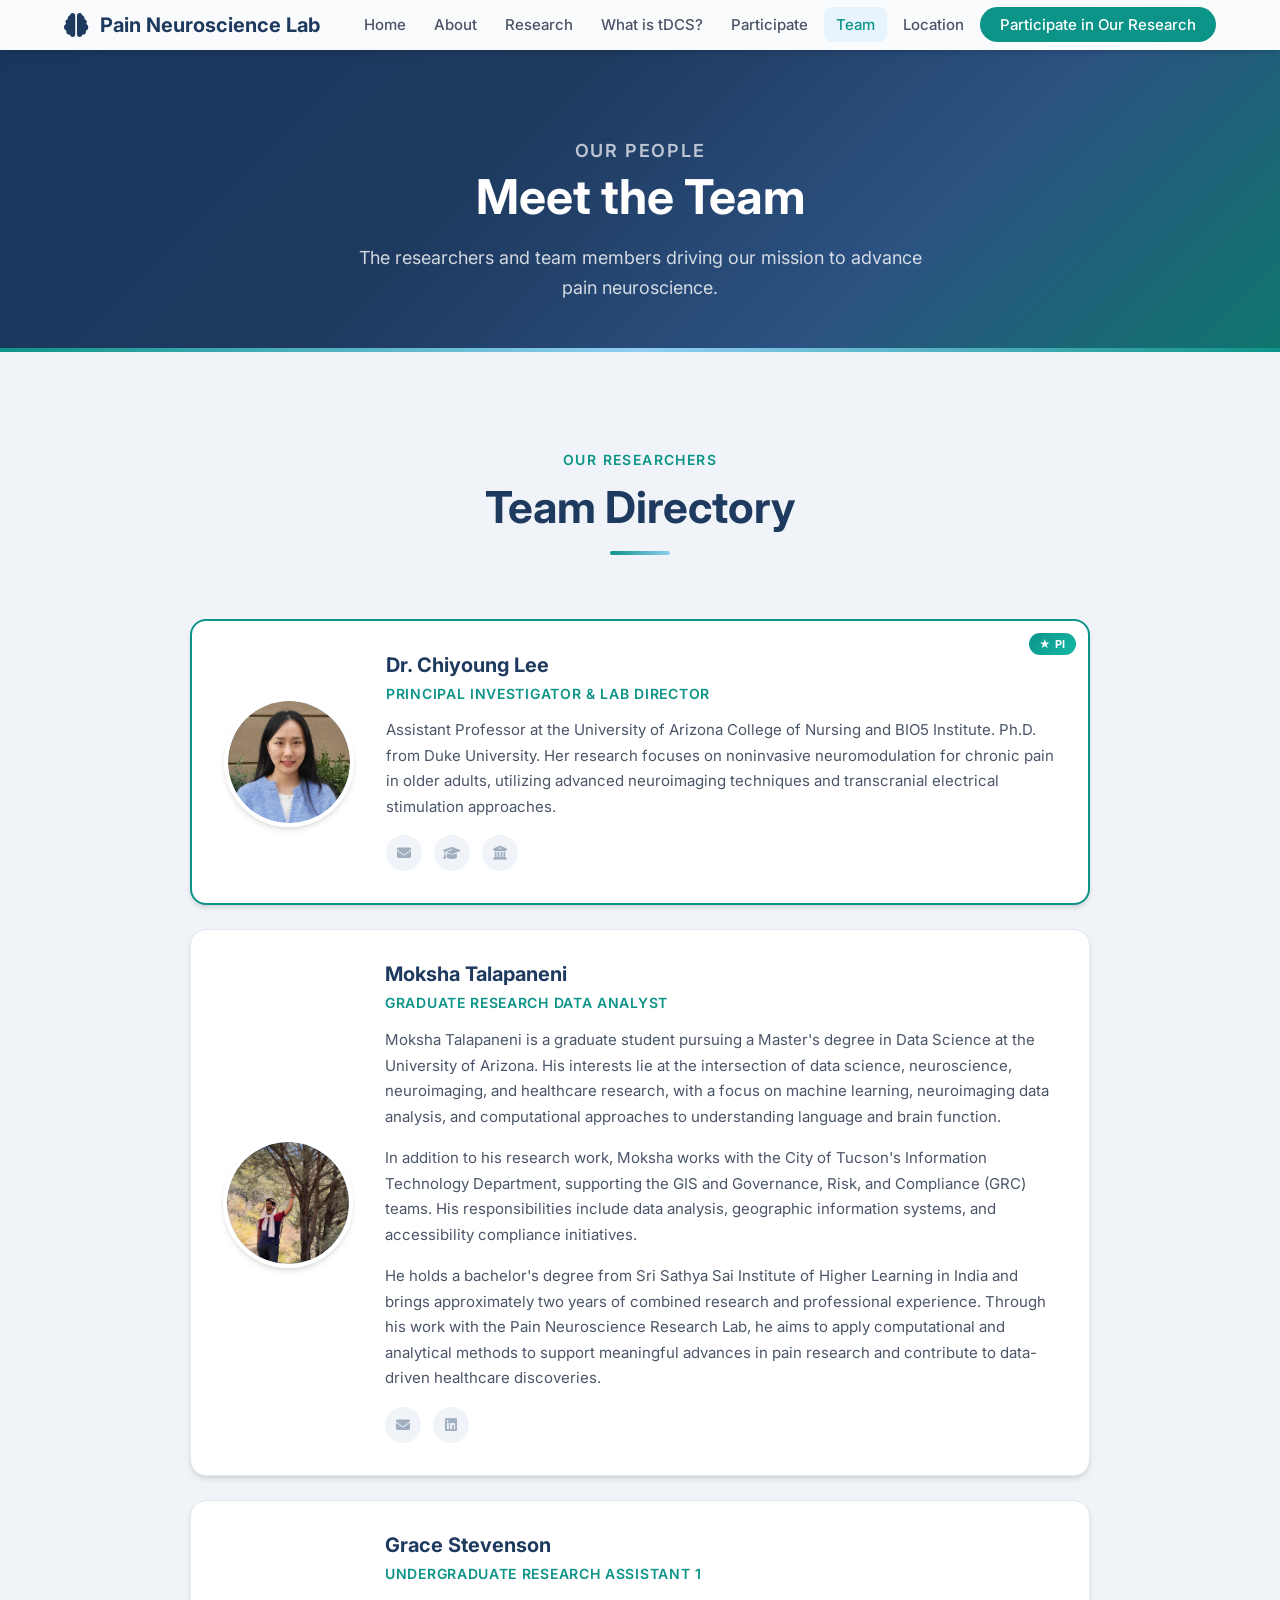
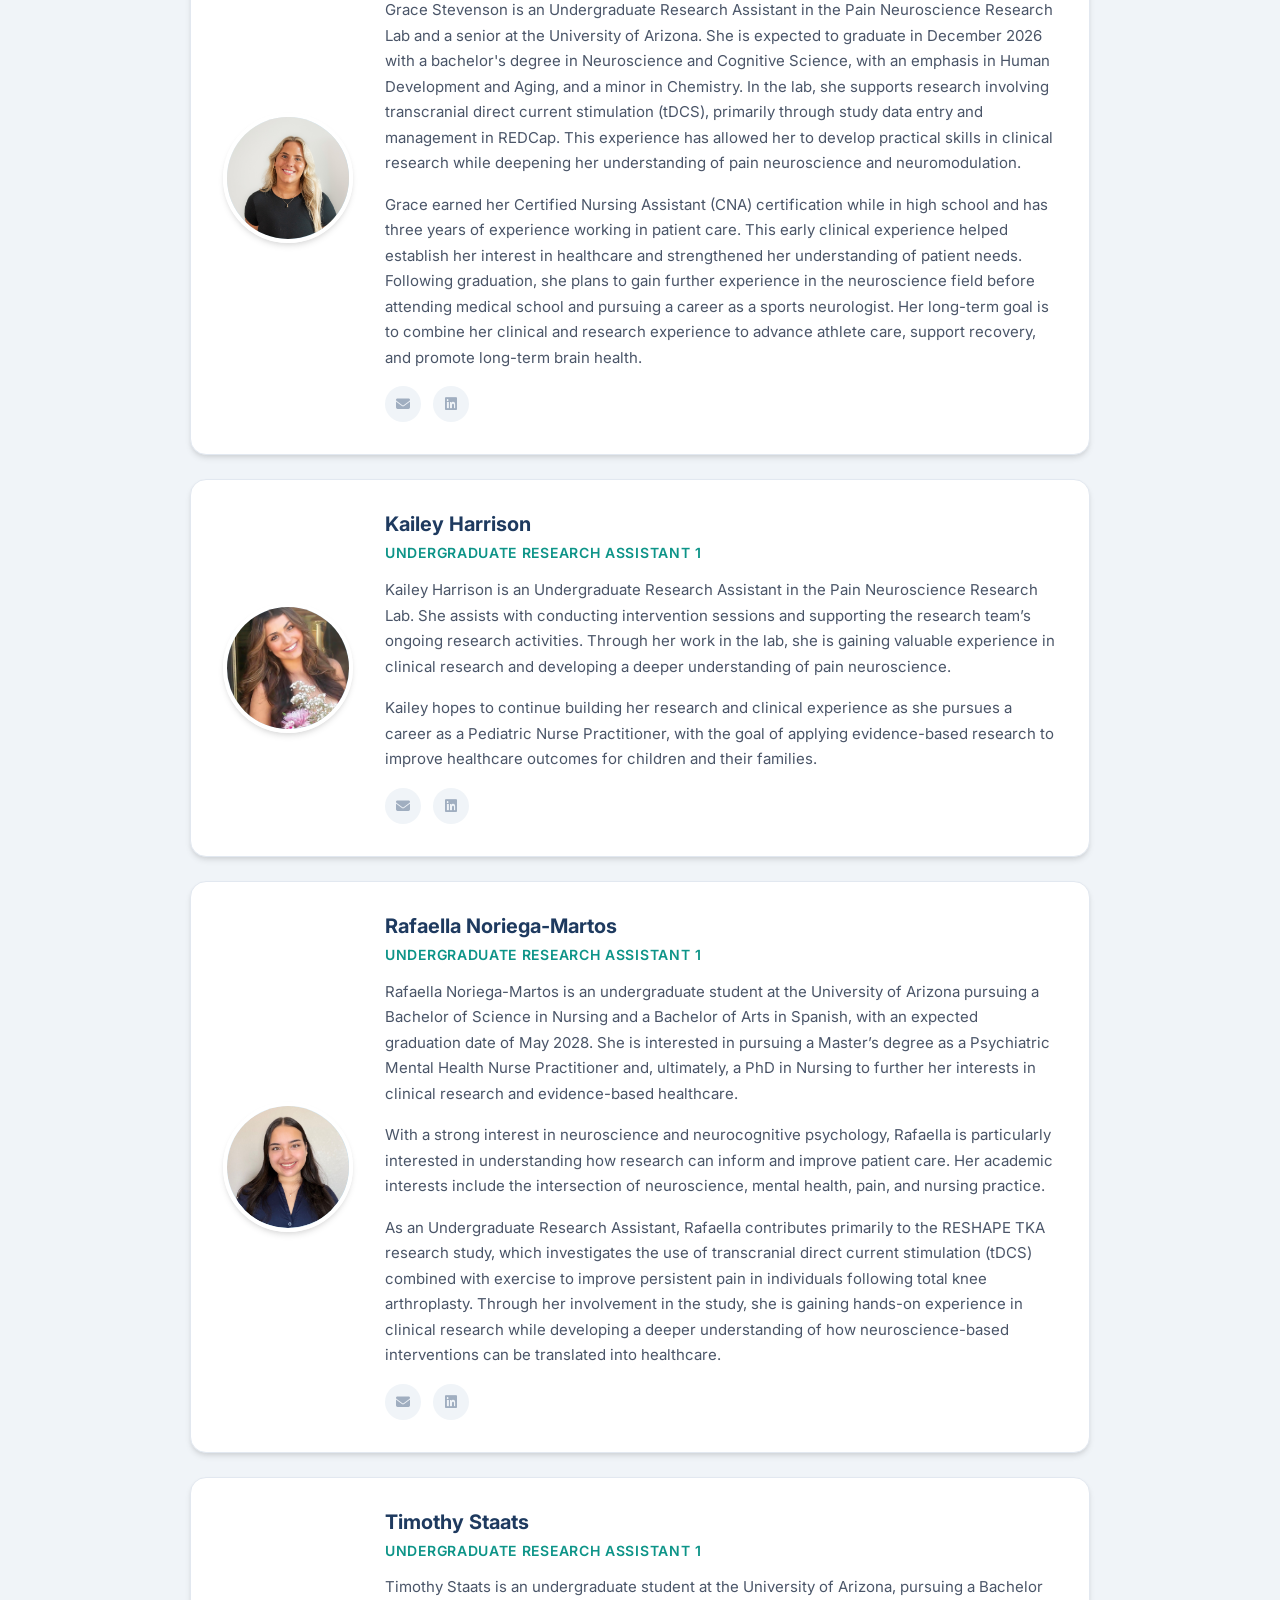
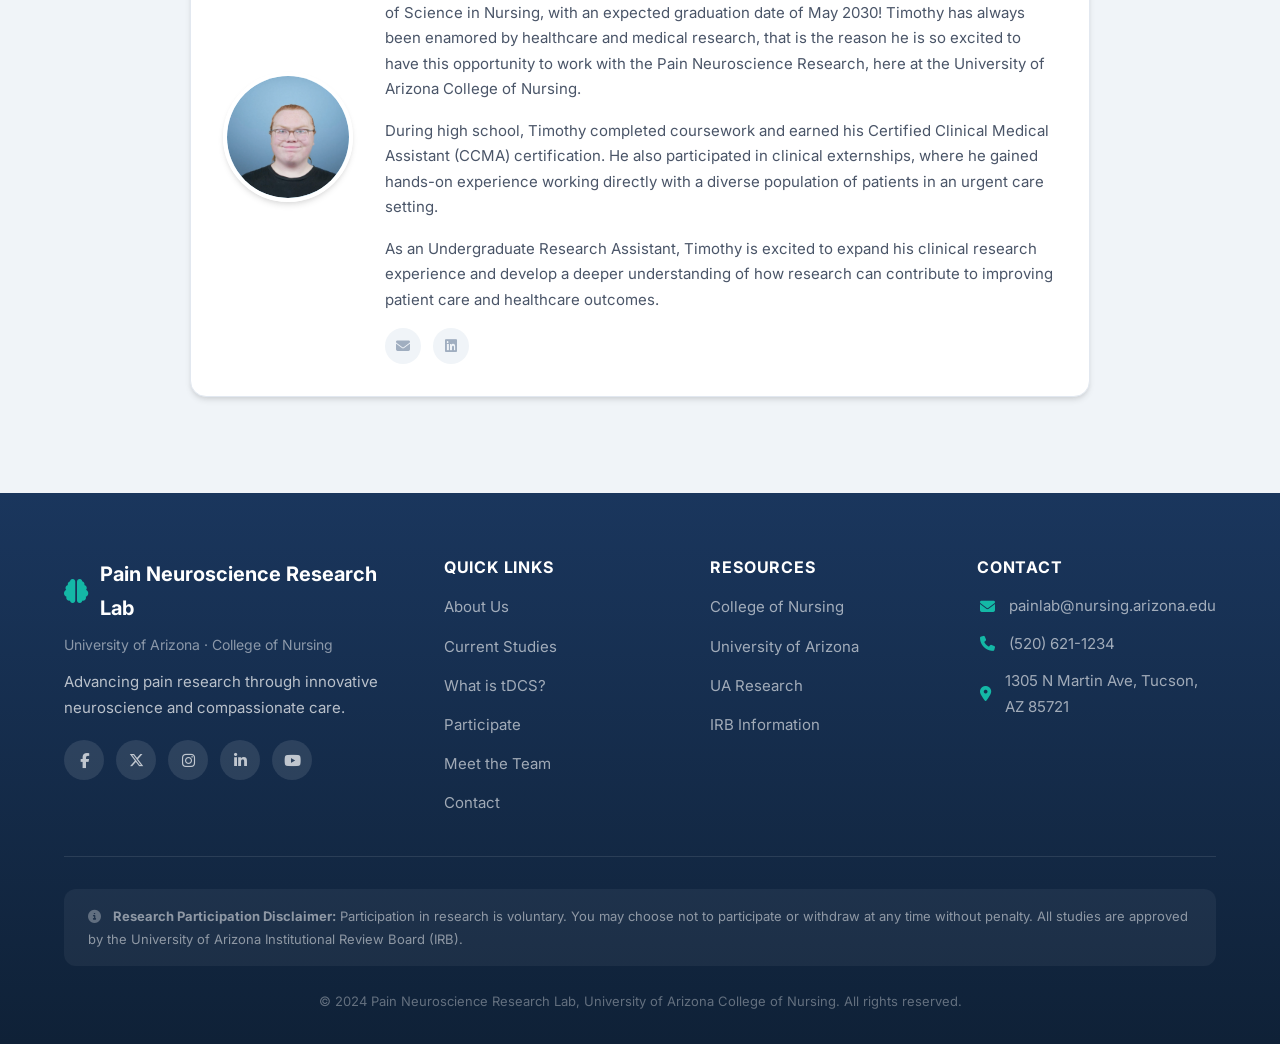
<file: team.html>
<!DOCTYPE html>
<html lang="en">

<head>
  <meta charset="UTF-8">
  <meta name="viewport" content="width=device-width, initial-scale=1.0">
  <meta name="description"
    content="Meet the team behind the Pain Neuroscience Research Lab at the University of Arizona College of Nursing.">
  <title>Our Team | Pain Neuroscience Research Lab</title>

  <link rel="preconnect" href="https://fonts.googleapis.com">
  <link rel="preconnect" href="https://fonts.gstatic.com" crossorigin>
  <link href="https://fonts.googleapis.com/css2?family=Inter:wght@300;400;500;600;700;800&display=swap"
    rel="stylesheet">
  <link rel="stylesheet" href="https://cdnjs.cloudflare.com/ajax/libs/font-awesome/6.5.1/css/all.min.css"
    integrity="sha512-DTOQO9RWCH3ppGqcWaEA1BIZOC6xxalwEsw9c2QQeAIftl+Vegovlnee1c9QX4TctnWMn13TZye+giMm8e2LwA=="
    crossorigin="anonymous" referrerpolicy="no-referrer">
  <link rel="stylesheet" href="styles.css">
</head>

<body>

  <!-- NAVIGATION -->
  <nav class="navbar navbar-solid" id="navbar" role="navigation" aria-label="Main navigation">
    <div class="nav-container">
      <a href="index.html" class="nav-logo" aria-label="Pain Neuroscience Research Lab — Home">
        <i class="fas fa-brain"></i>
        <span>Pain Neuroscience Lab</span>
      </a>
      <button class="nav-toggle" id="navToggle" aria-label="Toggle navigation menu" aria-expanded="false">
        <span class="hamburger-line"></span>
        <span class="hamburger-line"></span>
        <span class="hamburger-line"></span>
      </button>
      <ul class="nav-links" id="navLinks" role="menubar">
        <li role="none"><a href="index.html" role="menuitem">Home</a></li>
        <li role="none"><a href="about.html" role="menuitem">About</a></li>
        <li role="none"><a href="research.html" role="menuitem">Research</a></li>
        <li role="none"><a href="tdcs.html" role="menuitem">What is tDCS?</a></li>
        <li role="none"><a href="eligibility.html" role="menuitem">Participate</a></li>
        <li role="none"><a href="team.html" class="active" role="menuitem">Team</a></li>
        <li role="none"><a href="location.html" role="menuitem">Location</a></li>
        <li role="none"><a href="contact.html" class="nav-cta" role="menuitem">Participate in Our Research</a></li>
      </ul>
    </div>
  </nav>

  <!-- PAGE HEADER -->
  <header class="page-header">
    <div class="page-header-content">
      <p class="section-label">Our People</p>
      <h1>Meet the Team</h1>
      <p>The researchers and team members driving our mission to advance pain neuroscience.</p>
    </div>
  </header>

  <!-- TEAM DIRECTORY — One Column Layout -->
  <section class="section team" aria-labelledby="team-heading">
    <div class="container">
      <div class="section-header animate-on-scroll">
        <p class="section-label">Our Researchers</p>
        <h2 id="team-heading" class="section-title">Team Directory</h2>
        <div class="section-divider"></div>
      </div>

      <div class="team-list">

        <!-- Dr. Chiyoung Lee — PI -->
        <div class="team-card team-card-featured animate-on-scroll">
          <div class="team-photo team-photo-real" role="img" aria-label="Photo of Dr. Chiyoung Lee">
            <img src="images/chiyoung-lee.jpg" alt="Dr. Chiyoung Lee">
          </div>
          <div class="team-info">
            <h3 class="team-name">Dr. Chiyoung Lee</h3>
            <p class="team-role">Principal Investigator &amp; Lab Director</p>
            <p class="team-bio">
              Assistant Professor at the University of Arizona College of Nursing and BIO5 Institute.
              Ph.D. from Duke University. Her research focuses on noninvasive neuromodulation for
              chronic pain in older adults, utilizing advanced neuroimaging techniques and transcranial
              electrical stimulation approaches.
            </p>
            <div class="team-social" aria-label="Social links for Dr. Chiyoung Lee">
              <a href="mailto:clee33@arizona.edu" aria-label="Email"><i class="fas fa-envelope"></i></a>
              <a href="https://scholar.google.com/citations?user=5PHJirQAAAAJ&hl=en" aria-label="Google Scholar"
                target="_blank" rel="noopener noreferrer"><i class="fas fa-graduation-cap"></i></a>
              <a href="https://nursing.arizona.edu/clee33" aria-label="UA Profile" target="_blank"
                rel="noopener noreferrer"><i class="fas fa-university"></i></a>
            </div>
          </div>
        </div>

        <!-- Moksha Talapaneni -->
        <div class="team-card animate-on-scroll">
          <div class="team-photo team-photo-real" role="img" aria-label="Photo of Moksha Talapaneni">
            <img src="images/moksha.jpeg" alt="Moksha Talapaneni">
          </div>
          <div class="team-info">
            <h3 class="team-name">Moksha Talapaneni</h3>
            <p class="team-role">Graduate Research Data Analyst</p>
            <p class="team-bio">
              Moksha Talapaneni is a graduate student pursuing a Master's degree in Data Science
              at the University of Arizona. His interests lie at the intersection of data science,
              neuroscience, neuroimaging, and healthcare research, with a focus on machine learning,
              neuroimaging data analysis, and computational approaches to understanding language and
              brain function.
            </p>
            <p class="team-bio">
              In addition to his research work, Moksha works with the City of Tucson's Information
              Technology Department, supporting the GIS and Governance, Risk, and Compliance (GRC)
              teams. His responsibilities include data analysis, geographic information systems, and
              accessibility compliance initiatives.
            </p>
            <p class="team-bio">
              He holds a bachelor's degree from Sri Sathya Sai Institute of Higher Learning in India
              and brings approximately two years of combined research and professional experience.
              Through his work with the Pain Neuroscience Research Lab, he aims to apply computational
              and analytical methods to support meaningful advances in pain research and contribute to
              data-driven healthcare discoveries.
            </p>
            <div class="team-social" aria-label="Social links for Moksha Talapaneni">
              <!-- TODO: Replace # with actual contact links -->
              <a href="mailto:mokshatalapaneni@arizona.edu" aria-label="Email"><i class="fas fa-envelope"></i></a>
              <a href="https://www.linkedin.com/in/mokshagna-talapaneni/" aria-label="LinkedIn"><i
                  class="fab fa-linkedin"></i></a>
            </div>
          </div>
        </div>


        <!-- Grace -->
        <div class="team-card animate-on-scroll">
                     <div class="team-photo" role="img" aria-label="Photo of Grace">
            <img src="images/grace.jpeg" alt=" Kailey Harrison" >
          </div>
          <div class="team-info">
            <h3 class="team-name">Grace Stevenson</h3>
            <p class="team-role">Undergraduate Research Assistant 1 </p>
             <p class="team-bio">
              Grace Stevenson is an Undergraduate Research Assistant in the Pain Neuroscience Research Lab and a senior at the University of Arizona. She is expected to graduate in December 2026 with a bachelor's degree in Neuroscience and Cognitive Science, with an emphasis in Human Development and Aging, and a minor in Chemistry. In the lab, she supports research involving transcranial direct current stimulation (tDCS), primarily through study data entry and management in REDCap. This experience has allowed her to develop practical skills in clinical research while deepening her understanding of pain neuroscience and neuromodulation.
            </p>
            <p class="team-bio">
              Grace earned her Certified Nursing Assistant (CNA) certification while in high school and has three years of experience working in patient care. This early clinical experience helped establish her interest in healthcare and strengthened her understanding of patient needs. Following graduation, she plans to gain further experience in the neuroscience field before attending medical school and pursuing a career as a sports neurologist. Her long-term goal is to combine her clinical and research experience to advance athlete care, support recovery, and promote long-term brain health.
            </p>
            <div class="team-social" aria-label="Social links for Grace">
              <a href="mailto:gstevenson@arizona.edu" aria-label="Email"><i class="fas fa-envelope"></i></a>
              <a href="#" aria-label="LinkedIn"><i class="fab fa-linkedin"></i></a>
            </div>
          </div>
        </div>

        <!-- Kailey Harrison-->
        <div class="team-card animate-on-scroll">
          <div class="team-photo" role="img" aria-label="Photo of Kailey">
            <img src="images/Harrison.jpeg" alt=" Kailey Harrison">
          </div>
          <div class="team-info">
            <h3 class="team-name">Kailey Harrison</h3>
            <p class="team-role">Undergraduate Research Assistant 1 </p>
            <p class="team-bio">
              Kailey Harrison is an Undergraduate Research Assistant in the Pain Neuroscience Research Lab. She assists
              with conducting intervention sessions and supporting the research team’s ongoing research activities.
              Through her work in the lab, she is gaining valuable experience in clinical research and developing a
              deeper understanding of pain neuroscience.
            </p>
            <p class="team-bio">
              Kailey hopes to continue building her research and clinical experience as she pursues a career as a
              Pediatric Nurse Practitioner, with the goal of applying evidence-based research to improve healthcare
              outcomes for children and their families.
            </p>
            <div class="team-social" aria-label="Social links for Kailey">
              <a href="mailto:kaileyharrison@arizona.edu" aria-label="Email"><i class="fas fa-envelope"></i></a>
              <a href="#" aria-label="LinkedIn"><i class="fab fa-linkedin"></i></a>
            </div>
          </div>
        </div>


        <!-- Rafaella -->
        <div class="team-card animate-on-scroll">
          <div class="team-photo team-photo-real" role="img" aria-label="Photo of Rafaella Noriega-Martos">
            <img src="images/Rafaella.jpeg" alt="Rafaella Noriega-Martos" >
          </div>
          <div class="team-info">
            <h3 class="team-name">Rafaella Noriega-Martos</h3>
            <p class="team-role">Undergraduate Research assistant 1</p>
            <p class="team-bio">
              Rafaella Noriega-Martos is an undergraduate student at the University of Arizona pursuing a Bachelor of
              Science in Nursing and a Bachelor of Arts in Spanish, with an expected graduation date of May 2028. She is
              interested in pursuing a Master’s degree as a Psychiatric Mental Health Nurse Practitioner and,
              ultimately, a PhD in Nursing to further her interests in clinical research and evidence-based healthcare.
            </p>
            <p class="team-bio">
              With a strong interest in neuroscience and neurocognitive psychology, Rafaella is particularly interested
              in understanding how research can inform and improve patient care. Her academic interests include the
              intersection of neuroscience, mental health, pain, and nursing practice.
            </p>
            <p class="team-bio">
              As an Undergraduate Research Assistant, Rafaella contributes primarily to the RESHAPE TKA research study,
              which investigates the use of transcranial direct current stimulation (tDCS) combined with exercise to
              improve persistent pain in individuals following total knee arthroplasty. Through her involvement in the
              study, she is gaining hands-on experience in clinical research while developing a deeper understanding of
              how neuroscience-based interventions can be translated into healthcare.
            </p>
            <div class="team-social" aria-label="Social links for Rafaella Noriega-Martos">
              <!-- TODO: Replace # with actual contact links -->
              <a href="mailto:rnoriegamartos@arizona.edu" aria-label="Email"><i class="fas fa-envelope"></i></a>
              <a href="#" aria-label="LinkedIn"><i class="fab fa-linkedin"></i></a>
            </div>
          </div>
        </div>

        <!-- Timothy Staats -->
        <div class="team-card animate-on-scroll">
          <div class="team-photo team-photo-real" role="img" aria-label="Photo of Timothy Staats">
            <img src="images/Timothy.png" alt="Timothy Staats">
          </div>
          <div class="team-info">
            <h3 class="team-name">Timothy Staats</h3>
            <p class="team-role">Undergraduate Research assistant 1</p>
            <p class="team-bio">
              Timothy Staats is an undergraduate student at the University of Arizona, pursuing a Bachelor of Science in
              Nursing, with an expected graduation date of May 2030! Timothy has always been enamored by healthcare and
              medical research, that is the reason he is so excited to have this opportunity to work with the Pain
              Neuroscience Research, here at the University of Arizona College of Nursing.
            </p>
            <p class="team-bio">
              During high school, Timothy completed coursework and earned his Certified Clinical Medical Assistant
              (CCMA) certification. He also participated in clinical externships, where he gained hands-on experience
              working directly with a diverse population of patients in an urgent care setting.
            </p>
            <p class="team-bio">
            <p class="team-bio">
              As an Undergraduate Research Assistant, Timothy is excited to expand his clinical research experience and
              develop a deeper understanding of how research can contribute to improving patient care and healthcare
              outcomes.
            </p>
            </p>

            <div class="team-social" aria-label="Social links for Timothy Staats">
              <!-- TODO: Replace # with actual contact links -->
              <a href="mailto:timothystaats@arizona.edu" aria-label="Email"><i class="fas fa-envelope"></i></a>
              <a href="#" aria-label="LinkedIn"><i class="fab fa-linkedin"></i></a>
            </div>
          </div>
        </div>

      </div>
    </div>
  </section>

  <!-- FOOTER -->
  <footer class="footer" role="contentinfo">
    <div class="container">
      <div class="footer-grid">
        <div class="footer-brand">
          <div class="footer-logo">
            <i class="fas fa-brain"></i>
            <span>Pain Neuroscience Research Lab</span>
          </div>
          <p>University of Arizona · College of Nursing</p>
          <p class="footer-tagline">Advancing pain research through innovative neuroscience and compassionate care.</p>
          <div class="footer-social">
            <a href="#" aria-label="Facebook"><i class="fab fa-facebook-f"></i></a>
            <a href="#" aria-label="Twitter / X"><i class="fab fa-x-twitter"></i></a>
            <a href="#" aria-label="Instagram"><i class="fab fa-instagram"></i></a>
            <a href="#" aria-label="LinkedIn"><i class="fab fa-linkedin-in"></i></a>
            <a href="#" aria-label="YouTube"><i class="fab fa-youtube"></i></a>
          </div>
        </div>
        <div class="footer-links">
          <h4>Quick Links</h4>
          <ul>
            <li><a href="about.html">About Us</a></li>
            <li><a href="research.html">Current Studies</a></li>
            <li><a href="tdcs.html">What is tDCS?</a></li>
            <li><a href="eligibility.html">Participate</a></li>
            <li><a href="team.html">Meet the Team</a></li>
            <li><a href="contact.html">Contact</a></li>
          </ul>
        </div>
        <div class="footer-links">
          <h4>Resources</h4>
          <ul>
            <li><a href="https://www.nursing.arizona.edu" target="_blank" rel="noopener noreferrer">College of
                Nursing</a></li>
            <li><a href="https://www.arizona.edu" target="_blank" rel="noopener noreferrer">University of Arizona</a>
            </li>
            <li><a href="https://research.arizona.edu" target="_blank" rel="noopener noreferrer">UA Research</a></li>
            <li><a href="#" target="_blank" rel="noopener noreferrer">IRB Information</a></li>
          </ul>
        </div>
        <div class="footer-contact">
          <h4>Contact</h4>
          <p><i class="fas fa-envelope"></i> <a
              href="mailto:painlab@nursing.arizona.edu">painlab@nursing.arizona.edu</a></p>
          <p><i class="fas fa-phone"></i> <a href="tel:+15206211234">(520) 621-1234</a></p>
          <p><i class="fas fa-map-marker-alt"></i> 1305 N Martin Ave, Tucson, AZ 85721</p>
        </div>
      </div>
      <div class="footer-bottom">
        <div class="footer-disclaimer">
          <p>
            <i class="fas fa-info-circle"></i>
            <strong>Research Participation Disclaimer:</strong> Participation in research is voluntary.
            You may choose not to participate or withdraw at any time without penalty. All studies
            are approved by the University of Arizona Institutional Review Board (IRB).
          </p>
        </div>
        <div class="footer-copyright">
          <p>&copy; 2024 Pain Neuroscience Research Lab, University of Arizona College of Nursing. All rights reserved.
          </p>
        </div>
      </div>
    </div>
  </footer>

  <script src="script.js"></script>
</body>

</html>
</file>
<file: styles.css>
/* ==========================================================================
   Pain Neuroscience Research Lab — Stylesheet
   University of Arizona · College of Nursing
   Multi-page version
   ========================================================================== */

@import url('https://fonts.googleapis.com/css2?family=Inter:wght@300;400;500;600;700;800&display=swap');

/* ==========================================================================
   CSS Custom Properties
   ========================================================================== */
:root {
  /* Colors — Whites & Grays */
  --color-white: #FFFFFF;
  --color-off-white: #F8FAFE;
  --color-gray-50: #F0F4F8;
  --color-gray-100: #E2E8F0;
  --color-gray-200: #CBD5E0;
  --color-gray-400: #A0AEC0;
  --color-gray-600: #4A5568;
  --color-gray-800: #2D3748;

  /* Colors — Soft Blues */
  --color-blue-50: #E8F4FD;
  --color-blue-100: #B8D8E8;
  --color-blue-200: #90CDF4;

  /* Colors — Teal Accents */
  --color-teal: #0D9488;
  --color-teal-light: #14B8A6;
  --color-teal-dark: #0F766E;

  /* Colors — Navy Accents */
  --color-navy: #1E3A5F;
  --color-navy-light: #2C5282;
  --color-navy-dark: #1A365D;

  /* Warm Accent (Primary Buttons) */
  --color-warm: #0D9488;
  --color-warm-hover: #14B8A6;

  /* Feedback Colors */
  --color-success: #38A169;
  --color-success-bg: #F0FFF4;
  --color-error: #E53E3E;
  --color-error-bg: #FFF5F5;

  /* Typography */
  --font-family: 'Inter', system-ui, -apple-system, BlinkMacSystemFont, 'Segoe UI', sans-serif;

  /* Spacing Scale */
  --space-1: 0.25rem;
  --space-2: 0.5rem;
  --space-3: 0.75rem;
  --space-4: 1rem;
  --space-5: 1.25rem;
  --space-6: 1.5rem;
  --space-8: 2rem;
  --space-10: 2.5rem;
  --space-12: 3rem;
  --space-16: 4rem;
  --space-20: 5rem;
  --space-24: 6rem;

  /* Shadows */
  --shadow-sm: 0 1px 2px rgba(0, 0, 0, 0.05);
  --shadow-md: 0 4px 6px -1px rgba(0, 0, 0, 0.1), 0 2px 4px -1px rgba(0, 0, 0, 0.06);
  --shadow-lg: 0 10px 15px -3px rgba(0, 0, 0, 0.1), 0 4px 6px -2px rgba(0, 0, 0, 0.05);
  --shadow-xl: 0 20px 25px -5px rgba(0, 0, 0, 0.1), 0 10px 10px -5px rgba(0, 0, 0, 0.04);

  /* Border Radius */
  --radius-sm: 0.375rem;
  --radius-md: 0.5rem;
  --radius-lg: 0.75rem;
  --radius-xl: 1rem;
  --radius-2xl: 1.5rem;
  --radius-full: 9999px;

  /* Transitions */
  --transition-fast: 150ms ease;
  --transition-base: 250ms ease;
  --transition-slow: 400ms ease;
  --transition-slower: 600ms ease-out;

  /* Navbar */
  --navbar-height: 72px;
}

/* ==========================================================================
   Reset & Base
   ========================================================================== */
*,
*::before,
*::after {
  box-sizing: border-box;
  margin: 0;
  padding: 0;
}

html {
  font-family: var(--font-family);
  font-size: 16px;
  line-height: 1.7;
  color: var(--color-gray-800);
  background-color: var(--color-white);
  scroll-behavior: smooth;
  -webkit-text-size-adjust: 100%;
}

body {
  overflow-x: hidden;
}

/* Links */
a {
  color: var(--color-teal);
  text-decoration: none;
  transition: color var(--transition-fast);
}

a:hover {
  color: var(--color-teal-light);
}

/* Focus Styles (Accessibility) */
a:focus-visible,
button:focus-visible,
input:focus-visible,
textarea:focus-visible,
select:focus-visible {
  outline: 3px solid var(--color-blue-200);
  outline-offset: 2px;
  border-radius: var(--radius-sm);
}

/* Headings */
h1, h2, h3, h4, h5, h6 {
  color: var(--color-navy);
  font-weight: 700;
  line-height: 1.25;
  margin-bottom: var(--space-4);
}

h1 { font-size: clamp(2.25rem, 5vw, 3.75rem); }
h2 { font-size: clamp(1.75rem, 4vw, 2.75rem); }
h3 { font-size: clamp(1.25rem, 3vw, 1.75rem); }
h4 { font-size: clamp(1.1rem, 2vw, 1.25rem); }

p {
  margin-bottom: var(--space-4);
  color: var(--color-gray-600);
}

img, video {
  max-width: 100%;
  height: auto;
  display: block;
}

address {
  font-style: normal;
  color: var(--color-gray-600);
  line-height: 1.8;
}

/* ==========================================================================
   Layout
   ========================================================================== */
.container {
  width: 100%;
  max-width: 1200px;
  margin: 0 auto;
  padding: 0 var(--space-6);
}

.section {
  padding: var(--space-24) 0;
}

/* Section Headers */
.section-header {
  text-align: center;
  margin-bottom: var(--space-16);
}

.section-label {
  font-size: 0.875rem;
  font-weight: 600;
  text-transform: uppercase;
  letter-spacing: 0.1em;
  color: var(--color-teal);
  margin-bottom: var(--space-2);
}

.section-title {
  margin-bottom: var(--space-4);
}

.section-divider {
  width: 60px;
  height: 4px;
  background: linear-gradient(90deg, var(--color-teal), var(--color-blue-200));
  border-radius: var(--radius-full);
  margin: 0 auto;
}

/* ==========================================================================
   Buttons
   ========================================================================== */
.btn {
  display: inline-flex;
  align-items: center;
  gap: var(--space-2);
  padding: 0.75rem 1.75rem;
  border-radius: var(--radius-full);
  font-family: var(--font-family);
  font-size: 0.9375rem;
  font-weight: 600;
  text-align: center;
  cursor: pointer;
  border: 2px solid transparent;
  transition: all var(--transition-base);
  text-decoration: none;
  line-height: 1.4;
}

.btn i {
  font-size: 0.875em;
}

.btn-primary {
  background-color: var(--color-teal);
  color: var(--color-white);
  border-color: var(--color-teal);
}

.btn-primary:hover {
  background-color: var(--color-teal-light);
  border-color: var(--color-teal-light);
  color: var(--color-white);
  transform: translateY(-2px);
  box-shadow: var(--shadow-lg);
}

.btn-secondary {
  background-color: transparent;
  color: var(--color-navy);
  border-color: var(--color-navy);
}

.btn-secondary:hover {
  background-color: var(--color-navy);
  color: var(--color-white);
  transform: translateY(-2px);
}

.btn-outline {
  background-color: transparent;
  color: var(--color-white);
  border-color: var(--color-white);
}

.btn-outline:hover {
  background-color: var(--color-white);
  color: var(--color-navy);
  transform: translateY(-2px);
}

.btn-outline-light {
  background-color: transparent;
  color: var(--color-gray-600);
  border: 2px solid var(--color-gray-200);
}

.btn-outline-light:hover {
  background-color: var(--color-gray-50);
  border-color: var(--color-gray-400);
  color: var(--color-gray-800);
}

.btn-lg {
  padding: 1rem 2.25rem;
  font-size: 1.0625rem;
}

.btn-full {
  width: 100%;
  justify-content: center;
}

/* ==========================================================================
   Image Placeholders
   ========================================================================== */
.image-placeholder {
  background: linear-gradient(135deg, var(--color-gray-50), var(--color-gray-100));
  border-radius: var(--radius-xl);
  display: flex;
  flex-direction: column;
  align-items: center;
  justify-content: center;
  gap: var(--space-3);
  min-height: 300px;
  color: var(--color-gray-400);
  border: 2px dashed var(--color-gray-200);
}

.image-placeholder i {
  font-size: 3rem;
  opacity: 0.5;
}

.image-placeholder span {
  font-size: 0.875rem;
  font-weight: 500;
  opacity: 0.7;
}

.image-placeholder.small {
  min-height: 150px;
}

.image-placeholder.small i {
  font-size: 2rem;
}

/* ==========================================================================
   NAVBAR — Multi-page version
   ========================================================================== */
.navbar {
  position: fixed;
  top: 0;
  left: 0;
  width: 100%;
  z-index: 1000;
  padding: var(--space-4) 0;
  background-color: transparent;
  transition: all var(--transition-base);
}

/* On non-home pages, navbar is always solid */
.navbar.navbar-solid {
  background-color: rgba(255, 255, 255, 0.98);
  backdrop-filter: blur(10px);
  -webkit-backdrop-filter: blur(10px);
  box-shadow: var(--shadow-md);
  padding: var(--space-2) 0;
}

.navbar.scrolled {
  background-color: rgba(255, 255, 255, 0.98);
  backdrop-filter: blur(10px);
  -webkit-backdrop-filter: blur(10px);
  box-shadow: var(--shadow-md);
  padding: var(--space-2) 0;
}

.nav-container {
  max-width: 1200px;
  margin: 0 auto;
  padding: 0 var(--space-6);
  display: flex;
  justify-content: space-between;
  align-items: center;
}

/* Logo */
.nav-logo {
  display: flex;
  align-items: center;
  gap: var(--space-3);
  font-size: 1.25rem;
  font-weight: 700;
  color: var(--color-white);
  text-decoration: none;
  transition: color var(--transition-fast);
  white-space: nowrap;
}

.nav-logo i {
  font-size: 1.5rem;
}

.navbar.scrolled .nav-logo,
.navbar.navbar-solid .nav-logo {
  color: var(--color-navy);
}

/* Nav Links */
.nav-links {
  display: flex;
  list-style: none;
  gap: var(--space-1);
  align-items: center;
}

.nav-links a {
  color: rgba(255, 255, 255, 0.9);
  font-weight: 500;
  font-size: 0.9375rem;
  padding: var(--space-2) var(--space-3);
  border-radius: var(--radius-md);
  transition: all var(--transition-fast);
  text-decoration: none;
  white-space: nowrap;
}

.nav-links a:hover {
  color: var(--color-white);
  background-color: rgba(255, 255, 255, 0.15);
}

.nav-links a.active {
  color: var(--color-white);
  background-color: rgba(255, 255, 255, 0.2);
}

.navbar.scrolled .nav-links a,
.navbar.navbar-solid .nav-links a {
  color: var(--color-gray-600);
}

.navbar.scrolled .nav-links a:hover,
.navbar.navbar-solid .nav-links a:hover {
  color: var(--color-teal);
  background-color: var(--color-gray-50);
}

.navbar.scrolled .nav-links a.active,
.navbar.navbar-solid .nav-links a.active {
  color: var(--color-teal);
  background-color: var(--color-blue-50);
}

/* Nav CTA Button */
.nav-cta {
  background-color: var(--color-teal) !important;
  color: var(--color-white) !important;
  border-radius: var(--radius-full) !important;
  padding: var(--space-2) var(--space-5) !important;
}

.nav-cta:hover {
  background-color: var(--color-teal-light) !important;
  transform: translateY(-1px);
}

/* Hamburger Toggle */
.nav-toggle {
  display: none;
  background: none;
  border: none;
  cursor: pointer;
  padding: var(--space-2);
  z-index: 1001;
}

.hamburger-line {
  display: block;
  width: 24px;
  height: 2.5px;
  background-color: var(--color-white);
  border-radius: var(--radius-full);
  margin: 5px 0;
  transition: all var(--transition-base);
}

.navbar.scrolled .hamburger-line,
.navbar.navbar-solid .hamburger-line {
  background-color: var(--color-navy);
}

/* Hamburger animation when open */
.navbar.nav-open .hamburger-line:nth-child(1) {
  transform: rotate(45deg) translate(5px, 5px);
}

.navbar.nav-open .hamburger-line:nth-child(2) {
  opacity: 0;
}

.navbar.nav-open .hamburger-line:nth-child(3) {
  transform: rotate(-45deg) translate(5px, -5px);
}

/* ==========================================================================
   PAGE HEADER — Banner for inner pages (not home)
   ========================================================================== */
.page-header {
  background: linear-gradient(135deg, var(--color-navy-dark) 0%, var(--color-navy) 40%, var(--color-navy-light) 70%, var(--color-teal-dark) 100%);
  padding: calc(var(--navbar-height) + var(--space-16)) var(--space-6) var(--space-12);
  text-align: center;
  position: relative;
  overflow: hidden;
}

.page-header::after {
  content: '';
  position: absolute;
  bottom: 0;
  left: 0;
  right: 0;
  height: 4px;
  background: linear-gradient(90deg, var(--color-teal), var(--color-blue-200), var(--color-teal));
}

.page-header-content {
  max-width: 800px;
  margin: 0 auto;
}

.page-header .section-label {
  color: rgba(255, 255, 255, 0.7);
}

.page-header h1 {
  color: var(--color-white);
  margin-bottom: var(--space-4);
  font-size: clamp(2rem, 5vw, 3rem);
}

.page-header p {
  color: rgba(255, 255, 255, 0.8);
  font-size: 1.125rem;
  max-width: 600px;
  margin: 0 auto;
  line-height: 1.7;
}

/* ==========================================================================
   HERO SECTION (Home page only)
   ========================================================================== */
.hero {
  position: relative;
  min-height: 100vh;
  display: flex;
  flex-direction: column;
  align-items: center;
  justify-content: center;
  text-align: center;
  padding: calc(var(--navbar-height) + var(--space-16)) var(--space-6) var(--space-16);
  /* Gradient background — replace with image later */
  background: linear-gradient(135deg, var(--color-navy-dark) 0%, var(--color-navy) 40%, var(--color-navy-light) 70%, var(--color-teal-dark) 100%);
  overflow: hidden;
}

.hero-overlay {
  position: absolute;
  inset: 0;
  background: url('data:image/svg+xml,<svg xmlns="http://www.w3.org/2000/svg" viewBox="0 0 1440 320"><path fill="rgba(255,255,255,0.03)" d="M0,96L48,112C96,128,192,160,288,186.7C384,213,480,235,576,218.7C672,203,768,149,864,128C960,107,1056,117,1152,133.3C1248,149,1344,171,1392,181.3L1440,192L1440,320L1392,320C1344,320,1248,320,1152,320C1056,320,960,320,864,320C768,320,672,320,576,320C480,320,384,320,288,320C192,320,96,320,48,320L0,320Z"/></svg>') no-repeat bottom center;
  background-size: cover;
  pointer-events: none;
}

.hero-content {
  position: relative;
  z-index: 1;
  max-width: 800px;
}

.hero-label {
  font-size: 0.9375rem;
  font-weight: 500;
  letter-spacing: 0.15em;
  text-transform: uppercase;
  color: rgba(255, 255, 255, 0.8) !important;
  margin-bottom: var(--space-6);
}

.hero-title {
  color: var(--color-white);
  font-size: clamp(2.5rem, 6vw, 4.5rem);
  font-weight: 800;
  line-height: 1.1;
  margin-bottom: var(--space-6);
  letter-spacing: -0.02em;
}

.hero-subtitle {
  font-size: clamp(1.1rem, 2.5vw, 1.35rem);
  color: rgba(255, 255, 255, 0.85) !important;
  max-width: 600px;
  margin: 0 auto var(--space-10);
  line-height: 1.7;
}

.hero-actions {
  display: flex;
  gap: var(--space-4);
  justify-content: center;
  flex-wrap: wrap;
}

.hero-scroll-indicator {
  position: absolute;
  bottom: var(--space-8);
  left: 50%;
  transform: translateX(-50%);
  color: rgba(255, 255, 255, 0.5);
  font-size: 1.5rem;
  animation: bounceDown 2s infinite;
}

@keyframes bounceDown {
  0%, 20%, 50%, 80%, 100% { transform: translateX(-50%) translateY(0); }
  40% { transform: translateX(-50%) translateY(10px); }
  60% { transform: translateX(-50%) translateY(5px); }
}

/* ==========================================================================
   HOME — Preview Cards
   ========================================================================== */
.preview-cards {
  display: grid;
  grid-template-columns: 1fr;
  gap: var(--space-8);
}

.preview-card {
  background: var(--color-white);
  border-radius: var(--radius-xl);
  padding: var(--space-8);
  box-shadow: var(--shadow-md);
  border: 1px solid var(--color-gray-100);
  transition: transform var(--transition-base), box-shadow var(--transition-base);
}

.preview-card:hover {
  transform: translateY(-4px);
  box-shadow: var(--shadow-lg);
}

.preview-card h3 {
  margin-bottom: var(--space-3);
}

.preview-card p {
  margin-bottom: var(--space-5);
}

/* Why Participate */
.why-participate-grid {
  display: grid;
  grid-template-columns: repeat(auto-fit, minmax(250px, 1fr));
  gap: var(--space-6);
}

.why-card {
  background: var(--color-white);
  border-radius: var(--radius-xl);
  padding: var(--space-8);
  text-align: center;
  box-shadow: var(--shadow-md);
  border: 1px solid var(--color-gray-100);
  transition: transform var(--transition-base), box-shadow var(--transition-base);
}

.why-card:hover {
  transform: translateY(-4px);
  box-shadow: var(--shadow-lg);
}

.why-card-icon {
  width: 64px;
  height: 64px;
  border-radius: var(--radius-lg);
  background: linear-gradient(135deg, var(--color-blue-50), var(--color-blue-100));
  display: flex;
  align-items: center;
  justify-content: center;
  margin: 0 auto var(--space-4);
  font-size: 1.5rem;
  color: var(--color-navy);
}

.why-card h4 {
  margin-bottom: var(--space-2);
}

.why-card p {
  font-size: 0.9375rem;
  margin-bottom: 0;
}

/* CTA Banner */
.cta-banner {
  background: linear-gradient(135deg, var(--color-navy-dark) 0%, var(--color-navy) 50%, var(--color-teal-dark) 100%);
  border-radius: var(--radius-2xl);
  padding: var(--space-16) var(--space-8);
  text-align: center;
  color: var(--color-white);
}

.cta-banner h2 {
  color: var(--color-white);
  margin-bottom: var(--space-4);
}

.cta-banner p {
  color: rgba(255, 255, 255, 0.85);
  font-size: 1.125rem;
  max-width: 600px;
  margin: 0 auto var(--space-8);
}

.cta-banner .btn {
  margin: 0 var(--space-2);
}

/* ==========================================================================
   ABOUT THE LAB
   ========================================================================== */
.about {
  background-color: var(--color-off-white);
}

.about-grid {
  display: grid;
  grid-template-columns: 1fr;
  gap: var(--space-12);
  align-items: center;
}

.about-text p {
  font-size: 1.0625rem;
  line-height: 1.8;
}

.about-stats {
  display: flex;
  gap: var(--space-8);
  margin-top: var(--space-8);
  padding-top: var(--space-8);
  border-top: 1px solid var(--color-gray-100);
}

.stat-item {
  text-align: center;
}

.stat-number {
  display: block;
  font-size: 2rem;
  font-weight: 800;
  color: var(--color-teal);
  line-height: 1.2;
}

.stat-label {
  font-size: 0.8125rem;
  color: var(--color-gray-400);
  font-weight: 500;
  text-transform: uppercase;
  letter-spacing: 0.05em;
}

/* Mission / Vision / Approach cards */
.approach-grid {
  display: grid;
  grid-template-columns: repeat(auto-fit, minmax(280px, 1fr));
  gap: var(--space-6);
  margin-top: var(--space-12);
}

.approach-card {
  background: var(--color-white);
  border-radius: var(--radius-xl);
  padding: var(--space-8);
  box-shadow: var(--shadow-md);
  border: 1px solid var(--color-gray-100);
  border-top: 4px solid var(--color-teal);
}

.approach-card h3 {
  display: flex;
  align-items: center;
  gap: var(--space-3);
  margin-bottom: var(--space-3);
}

.approach-card h3 i {
  color: var(--color-teal);
}

.approach-card p {
  font-size: 0.9375rem;
  margin-bottom: 0;
}

/* ==========================================================================
   PI SECTION — Dr. Chiyoung Lee
   ========================================================================== */
.pi-section {
  background-color: var(--color-white);
}

.pi-grid {
  display: grid;
  grid-template-columns: 1fr;
  gap: var(--space-12);
  align-items: start;
}

.pi-photo-wrapper {
  text-align: center;
}

.pi-photo {
  width: 100%;
  max-width: 350px;
  border-radius: var(--radius-2xl);
  box-shadow: var(--shadow-xl);
  margin: 0 auto var(--space-6);
  display: block;
  object-fit: cover;
  border: 4px solid var(--color-white);
  outline: 2px solid var(--color-gray-100);
}

.pi-credentials {
  display: flex;
  flex-direction: column;
  gap: var(--space-3);
  max-width: 350px;
  margin: 0 auto;
}

.pi-credential-item {
  display: flex;
  align-items: center;
  gap: var(--space-3);
  font-size: 0.875rem;
  color: var(--color-gray-600);
  background: var(--color-gray-50);
  padding: var(--space-2) var(--space-4);
  border-radius: var(--radius-md);
}

.pi-credential-item i {
  color: var(--color-navy);
  font-size: 0.875rem;
  width: 18px;
  text-align: center;
  flex-shrink: 0;
}

.pi-bio h3 {
  font-size: 2rem;
  margin-bottom: var(--space-3);
}

.pi-titles {
  display: flex;
  flex-wrap: wrap;
  gap: var(--space-2);
  margin-bottom: var(--space-6);
}

.pi-title-badge {
  display: inline-block;
  background: linear-gradient(135deg, var(--color-blue-50), var(--color-blue-100));
  color: var(--color-navy);
  font-size: 0.8125rem;
  font-weight: 600;
  padding: var(--space-1) var(--space-3);
  border-radius: var(--radius-full);
  border: 1px solid var(--color-blue-100);
}

.pi-bio p {
  font-size: 1rem;
  line-height: 1.8;
}

.pi-contact-info {
  background: var(--color-gray-50);
  border-radius: var(--radius-lg);
  padding: var(--space-5) var(--space-6);
  margin: var(--space-6) 0;
  display: flex;
  flex-direction: column;
  gap: var(--space-3);
}

.pi-contact-item {
  display: flex;
  align-items: center;
  gap: var(--space-3);
  font-size: 0.9375rem;
}

.pi-contact-item i {
  color: var(--color-teal);
  width: 20px;
  text-align: center;
  flex-shrink: 0;
}

.pi-contact-item a,
.pi-contact-item span {
  color: var(--color-gray-800);
  font-weight: 500;
}

.pi-links {
  display: flex;
  gap: var(--space-4);
  flex-wrap: wrap;
  margin-bottom: var(--space-6);
}

.pi-research-tags {
  display: flex;
  flex-wrap: wrap;
  gap: var(--space-2);
}

.research-tag {
  display: inline-block;
  background: var(--color-off-white);
  color: var(--color-gray-600);
  font-size: 0.8125rem;
  font-weight: 500;
  padding: var(--space-1) var(--space-3);
  border-radius: var(--radius-full);
  border: 1px solid var(--color-gray-100);
  transition: all var(--transition-fast);
}

.research-tag:hover {
  background: var(--color-blue-50);
  border-color: var(--color-blue-100);
  color: var(--color-navy);
}

/* ==========================================================================
   RESEARCH / CURRENT STUDIES
   ========================================================================== */
.research {
  background-color: var(--color-white);
}

/* Study Feature Card */
.study-card {
  position: relative;
  background: var(--color-white);
  border-radius: var(--radius-2xl);
  box-shadow: var(--shadow-lg);
  overflow: hidden;
  margin-bottom: var(--space-12);
  border: 1px solid var(--color-gray-100);
}

.study-card-badge {
  display: inline-flex;
  align-items: center;
  gap: var(--space-2);
  background: linear-gradient(135deg, var(--color-teal), var(--color-teal-light));
  color: var(--color-white);
  padding: var(--space-2) var(--space-5);
  font-size: 0.8125rem;
  font-weight: 600;
  letter-spacing: 0.05em;
}

.study-card-content {
  display: grid;
  grid-template-columns: 1fr;
  gap: var(--space-8);
  padding: var(--space-10);
}

.study-title {
  font-size: 1.5rem;
  margin-bottom: var(--space-4);
}

.study-subtitle {
  font-size: 1.0625rem;
  color: var(--color-teal);
  font-weight: 600;
  margin-bottom: var(--space-4);
}

.study-description {
  font-size: 1.0625rem;
  line-height: 1.8;
  margin-bottom: var(--space-6);
}

.study-card-image .image-placeholder {
  min-height: 250px;
}

/* Highlight Cards Grid */
.highlights-grid {
  display: grid;
  grid-template-columns: repeat(auto-fit, minmax(220px, 1fr));
  gap: var(--space-6);
  margin-bottom: var(--space-12);
}

.highlight-card {
  background: var(--color-white);
  border-radius: var(--radius-xl);
  padding: var(--space-8);
  text-align: center;
  box-shadow: var(--shadow-md);
  border: 1px solid var(--color-gray-100);
  transition: transform var(--transition-base), box-shadow var(--transition-base);
}

.highlight-card:hover {
  transform: translateY(-6px);
  box-shadow: var(--shadow-xl);
}

.highlight-icon {
  width: 64px;
  height: 64px;
  border-radius: var(--radius-lg);
  background: linear-gradient(135deg, var(--color-blue-50), var(--color-blue-100));
  display: flex;
  align-items: center;
  justify-content: center;
  margin: 0 auto var(--space-4);
  font-size: 1.5rem;
  color: var(--color-navy);
}

.highlight-card h4 {
  color: var(--color-navy);
  margin-bottom: var(--space-2);
}

.highlight-card p {
  font-size: 0.9375rem;
  margin-bottom: 0;
}

/* Study Timeline */
.timeline-section {
  background: var(--color-gray-50);
  border-radius: var(--radius-2xl);
  padding: var(--space-10);
}

.timeline-title {
  text-align: center;
  margin-bottom: var(--space-10);
}

.timeline {
  display: flex;
  align-items: flex-start;
  justify-content: center;
  gap: 0;
  max-width: 100%;
  overflow-x: auto;
  padding: var(--space-4) 0;
}

.timeline-item {
  display: flex;
  flex-direction: column;
  align-items: center;
  text-align: center;
  flex: 0 0 auto;
  min-width: 120px;
}

.timeline-marker {
  width: 48px;
  height: 48px;
  border-radius: 50%;
  background: var(--color-navy);
  color: var(--color-white);
  display: flex;
  align-items: center;
  justify-content: center;
  font-weight: 700;
  font-size: 0.875rem;
  margin-bottom: var(--space-3);
  box-shadow: var(--shadow-md);
  position: relative;
  z-index: 1;
}

.timeline-marker.final {
  background: linear-gradient(135deg, var(--color-teal), var(--color-teal-light));
}

.timeline-connector {
  flex: 1;
  height: 3px;
  background: linear-gradient(90deg, var(--color-navy), var(--color-teal));
  margin-top: 22px;
  min-width: 30px;
  border-radius: var(--radius-full);
  opacity: 0.4;
}

.timeline-content h4 {
  font-size: 0.8125rem;
  font-weight: 700;
  color: var(--color-navy);
  margin-bottom: var(--space-1);
}

.timeline-content p {
  font-size: 0.8125rem;
  color: var(--color-gray-600);
  margin-bottom: 0;
  line-height: 1.4;
}

/* ==========================================================================
   WHAT IS tDCS?
   ========================================================================== */
.tdcs {
  background-color: var(--color-blue-50);
}

.tdcs-grid {
  display: grid;
  grid-template-columns: 1fr;
  gap: var(--space-12);
  align-items: center;
}

.tdcs-text p {
  font-size: 1.0625rem;
  line-height: 1.8;
}

.tdcs-features {
  margin: var(--space-6) 0;
  display: flex;
  flex-direction: column;
  gap: var(--space-3);
}

.tdcs-feature {
  display: flex;
  align-items: center;
  gap: var(--space-3);
  color: var(--color-gray-800);
  font-weight: 500;
}

.tdcs-feature i {
  color: var(--color-teal);
  font-size: 1.125rem;
}

/* Video Placeholder */
.video-placeholder {
  background: linear-gradient(135deg, var(--color-gray-50), var(--color-gray-100));
  border-radius: var(--radius-xl);
  aspect-ratio: 16 / 9;
  display: flex;
  flex-direction: column;
  align-items: center;
  justify-content: center;
  gap: var(--space-3);
  color: var(--color-gray-400);
  border: 2px dashed var(--color-gray-200);
}

.video-placeholder i {
  font-size: 4rem;
  opacity: 0.4;
}

.video-placeholder span {
  font-size: 1rem;
  font-weight: 600;
  opacity: 0.6;
}

.video-placeholder p {
  font-size: 0.8125rem;
  opacity: 0.5;
  margin-bottom: 0;
}

/* tDCS info note */
.tdcs-note {
  background: var(--color-off-white);
  border-left: 4px solid var(--color-teal);
  border-radius: var(--radius-md);
  padding: var(--space-5) var(--space-6);
  margin-top: var(--space-8);
}

.tdcs-note p {
  margin-bottom: 0;
  font-size: 0.9375rem;
  color: var(--color-gray-600);
}

.tdcs-note i {
  color: var(--color-teal);
  margin-right: var(--space-2);
}

/* ==========================================================================
   ELIGIBILITY
   ========================================================================== */
.eligibility {
  background-color: var(--color-white);
}

.eligibility-grid {
  display: grid;
  grid-template-columns: 1fr;
  gap: var(--space-8);
  margin-bottom: var(--space-12);
}

.eligibility-card {
  background: var(--color-white);
  border-radius: var(--radius-xl);
  padding: var(--space-8);
  box-shadow: var(--shadow-md);
  border: 1px solid var(--color-gray-100);
}

.eligibility-card-header {
  display: flex;
  align-items: center;
  gap: var(--space-3);
  margin-bottom: var(--space-6);
}

.eligibility-card-header i {
  font-size: 1.5rem;
}

.eligibility-card-header h3 {
  margin-bottom: 0;
}

.eligibility-card.eligible .eligibility-card-header i {
  color: var(--color-success);
}

.eligibility-card.eligible {
  border-top: 4px solid var(--color-success);
}

.eligibility-card.ineligible .eligibility-card-header i {
  color: var(--color-error);
}

.eligibility-card.ineligible {
  border-top: 4px solid var(--color-error);
}

.eligibility-list {
  list-style: none;
  display: flex;
  flex-direction: column;
  gap: var(--space-3);
}

.eligibility-list li {
  display: flex;
  align-items: flex-start;
  gap: var(--space-3);
  padding: var(--space-3) 0;
  border-bottom: 1px solid var(--color-gray-50);
  color: var(--color-gray-600);
  font-size: 0.9375rem;
}

.eligibility-list li:last-child {
  border-bottom: none;
}

.eligible .eligibility-list li i {
  color: var(--color-success);
  margin-top: 2px;
}

.ineligible .eligibility-list li i {
  color: var(--color-error);
  margin-top: 2px;
}

.eligibility-cta {
  text-align: center;
  background: linear-gradient(135deg, var(--color-blue-50), var(--color-off-white));
  border-radius: var(--radius-2xl);
  padding: var(--space-10);
}

.eligibility-cta p {
  font-size: 1.125rem;
  margin-bottom: var(--space-6);
  color: var(--color-gray-800);
}

/* Participation info cards */
.participation-info {
  display: grid;
  grid-template-columns: 1fr;
  gap: var(--space-6);
  margin-bottom: var(--space-12);
}

.info-card {
  background: var(--color-white);
  border-radius: var(--radius-xl);
  padding: var(--space-8);
  box-shadow: var(--shadow-md);
  border: 1px solid var(--color-gray-100);
}

.info-card h3 {
  display: flex;
  align-items: center;
  gap: var(--space-3);
  margin-bottom: var(--space-4);
}

.info-card h3 i {
  color: var(--color-teal);
  font-size: 1.25rem;
}

.info-card p {
  font-size: 0.9375rem;
  line-height: 1.8;
}

.info-card ul {
  list-style: none;
  padding: 0;
}

.info-card ul li {
  display: flex;
  align-items: flex-start;
  gap: var(--space-3);
  padding: var(--space-2) 0;
  color: var(--color-gray-600);
  font-size: 0.9375rem;
}

.info-card ul li i {
  color: var(--color-teal);
  margin-top: 4px;
  flex-shrink: 0;
}

/* ==========================================================================
   TEAM — One Column Layout
   ========================================================================== */
.team {
  background-color: var(--color-gray-50);
}

.team-list {
  display: flex;
  flex-direction: column;
  gap: var(--space-6);
  max-width: 900px;
  margin: 0 auto;
}

.team-card {
  background: var(--color-white);
  border-radius: var(--radius-xl);
  padding: var(--space-8);
  box-shadow: var(--shadow-md);
  border: 1px solid var(--color-gray-100);
  transition: transform var(--transition-base), box-shadow var(--transition-base);
  display: flex;
  align-items: center;
  gap: var(--space-8);
}

.team-card:hover {
  transform: translateY(-4px);
  box-shadow: var(--shadow-lg);
}

.team-photo {
  width: 130px;
  height: 130px;
  border-radius: 50%;
  background: linear-gradient(135deg, var(--color-blue-50), var(--color-blue-100));
  display: flex;
  align-items: center;
  justify-content: center;
  flex-shrink: 0;
  border: 4px solid var(--color-white);
  box-shadow: var(--shadow-md);
  color: var(--color-gray-400);
  font-size: 2.5rem;
  overflow: hidden;
}

.team-photo-real {
  overflow: hidden;
}

.team-photo-real img {
  width: 100%;
  height: 100%;
  object-fit: cover;
  border-radius: 50%;
}

.team-info {
  flex: 1;
  min-width: 0;
}

.team-name {
  font-size: 1.25rem;
  margin-bottom: var(--space-1);
}

.team-role {
  color: var(--color-teal);
  font-weight: 600;
  font-size: 0.875rem;
  text-transform: uppercase;
  letter-spacing: 0.05em;
  margin-bottom: var(--space-3);
}

.team-bio {
  font-size: 0.9375rem;
  color: var(--color-gray-600);
  line-height: 1.7;
  margin-bottom: var(--space-4);
}

.team-social {
  display: flex;
  gap: var(--space-3);
}

.team-social a {
  width: 36px;
  height: 36px;
  border-radius: 50%;
  background: var(--color-gray-50);
  display: flex;
  align-items: center;
  justify-content: center;
  color: var(--color-gray-400);
  font-size: 0.875rem;
  transition: all var(--transition-fast);
}

.team-social a:hover {
  background: var(--color-teal);
  color: var(--color-white);
  transform: translateY(-2px);
}

.team-card-featured {
  border: 2px solid var(--color-teal);
  position: relative;
}

.team-card-featured::before {
  content: '★ PI';
  position: absolute;
  top: var(--space-3);
  right: var(--space-3);
  background: linear-gradient(135deg, var(--color-teal), var(--color-teal-light));
  color: var(--color-white);
  font-size: 0.6875rem;
  font-weight: 700;
  padding: 2px 10px;
  border-radius: var(--radius-full);
  letter-spacing: 0.05em;
}

/* ==========================================================================
   LOCATION & PARKING
   ========================================================================== */
.location {
  background-color: var(--color-white);
}

.location-grid {
  display: grid;
  grid-template-columns: 1fr;
  gap: var(--space-12);
}

.location-detail {
  display: flex;
  gap: var(--space-5);
  margin-bottom: var(--space-8);
}

.location-icon {
  width: 48px;
  height: 48px;
  border-radius: var(--radius-lg);
  background: var(--color-blue-50);
  display: flex;
  align-items: center;
  justify-content: center;
  color: var(--color-navy);
  font-size: 1.25rem;
  flex-shrink: 0;
}

.location-detail h3 {
  font-size: 1.125rem;
  margin-bottom: var(--space-2);
}

.location-detail p {
  font-size: 0.9375rem;
  margin-bottom: 0;
}

.parking-photos {
  display: grid;
  grid-template-columns: 1fr 1fr;
  gap: var(--space-4);
  margin-top: var(--space-4);
}

.location-map {
  min-height: 400px;
  border-radius: var(--radius-xl);
  overflow: hidden;
  box-shadow: var(--shadow-lg);
  border: 1px solid var(--color-gray-100);
}

.map-placeholder {
  width: 100%;
  height: 100%;
  min-height: 400px;
}

.map-placeholder iframe {
  width: 100%;
  height: 100%;
  min-height: 400px;
}

/* ==========================================================================
   CONTACT / GET INVOLVED
   ========================================================================== */
.contact {
  background-color: var(--color-blue-50);
}

.contact-grid {
  display: grid;
  grid-template-columns: 1fr;
  gap: var(--space-12);
  align-items: start;
}

.contact-info h3 {
  font-size: 1.5rem;
  margin-bottom: var(--space-4);
}

.contact-info > p {
  font-size: 1.0625rem;
  line-height: 1.8;
}

.contact-methods {
  margin-top: var(--space-8);
  display: flex;
  flex-direction: column;
  gap: var(--space-6);
}

.contact-method {
  display: flex;
  align-items: center;
  gap: var(--space-4);
}

.contact-method i {
  width: 44px;
  height: 44px;
  border-radius: var(--radius-lg);
  background: var(--color-white);
  display: flex;
  align-items: center;
  justify-content: center;
  color: var(--color-teal);
  font-size: 1.125rem;
  box-shadow: var(--shadow-sm);
  flex-shrink: 0;
}

.contact-method strong {
  display: block;
  font-size: 0.8125rem;
  color: var(--color-gray-400);
  text-transform: uppercase;
  letter-spacing: 0.05em;
  margin-bottom: var(--space-1);
}

.contact-method a,
.contact-method span {
  color: var(--color-gray-800);
  font-weight: 500;
}

/* Contact Form */
.contact-form-wrapper {
  background: var(--color-white);
  border-radius: var(--radius-2xl);
  padding: var(--space-10);
  box-shadow: var(--shadow-lg);
  border: 1px solid var(--color-gray-100);
}

.form-group {
  margin-bottom: var(--space-5);
}

.form-group label {
  display: block;
  margin-bottom: var(--space-2);
  font-weight: 600;
  font-size: 0.9375rem;
  color: var(--color-navy);
}

.required {
  color: var(--color-error);
}

.optional {
  color: var(--color-gray-400);
  font-weight: 400;
  font-size: 0.8125rem;
}

.form-group input,
.form-group textarea {
  width: 100%;
  padding: var(--space-3) var(--space-4);
  border: 1.5px solid var(--color-gray-200);
  border-radius: var(--radius-md);
  font-family: var(--font-family);
  font-size: 1rem;
  color: var(--color-gray-800);
  background: var(--color-white);
  transition: border-color var(--transition-fast), box-shadow var(--transition-fast);
}

.form-group input::placeholder,
.form-group textarea::placeholder {
  color: var(--color-gray-400);
}

.form-group input:focus,
.form-group textarea:focus {
  outline: none;
  border-color: var(--color-teal);
  box-shadow: 0 0 0 3px rgba(13, 148, 136, 0.1);
}

.form-group textarea {
  resize: vertical;
  min-height: 120px;
}

/* Form validation states */
.form-group input.error,
.form-group textarea.error {
  border-color: var(--color-error);
  box-shadow: 0 0 0 3px rgba(229, 62, 62, 0.1);
}

.form-error {
  display: block;
  color: var(--color-error);
  font-size: 0.8125rem;
  margin-top: var(--space-1);
  min-height: 1.2em;
}

/* Form Success & Error Messages */
.form-success {
  display: flex;
  align-items: center;
  gap: var(--space-3);
  background: var(--color-success-bg);
  border: 1px solid rgba(56, 161, 105, 0.3);
  border-radius: var(--radius-md);
  padding: var(--space-4);
  margin-top: var(--space-4);
  color: var(--color-success);
}

.form-success i {
  font-size: 1.5rem;
  flex-shrink: 0;
}

.form-success p {
  color: var(--color-success);
  margin-bottom: 0;
  font-size: 0.9375rem;
}

.form-success[hidden] {
  display: none;
}

.form-demo-note {
  background: var(--color-off-white);
  border-left: 4px solid var(--color-blue-200);
  border-radius: var(--radius-md);
  padding: var(--space-3) var(--space-4);
  margin-bottom: var(--space-6);
}

.form-demo-note p {
  margin-bottom: 0;
  font-size: 0.8125rem;
  color: var(--color-gray-600);
}

.form-demo-note i {
  color: var(--color-blue-200);
  margin-right: var(--space-2);
}

.privacy-note {
  background: var(--color-off-white);
  border-radius: var(--radius-md);
  padding: var(--space-3) var(--space-4);
  margin-top: var(--space-4);
}

.privacy-note p {
  margin-bottom: 0;
  font-size: 0.8125rem;
  color: var(--color-gray-600);
}

.privacy-note i {
  color: var(--color-gray-400);
  margin-right: var(--space-2);
}

/* ==========================================================================
   FOOTER
   ========================================================================== */
.footer {
  background: linear-gradient(180deg, var(--color-navy-dark), #0F2137);
  color: rgba(255, 255, 255, 0.8);
  padding: var(--space-16) 0 var(--space-8);
}

.footer-grid {
  display: grid;
  grid-template-columns: 1fr;
  gap: var(--space-10);
  margin-bottom: var(--space-10);
}

.footer-logo {
  display: flex;
  align-items: center;
  gap: var(--space-3);
  font-size: 1.25rem;
  font-weight: 700;
  color: var(--color-white);
  margin-bottom: var(--space-2);
}

.footer-logo i {
  font-size: 1.5rem;
  color: var(--color-teal-light);
}

.footer-brand > p {
  color: rgba(255, 255, 255, 0.5);
  font-size: 0.875rem;
  margin-bottom: var(--space-3);
}

.footer-tagline {
  color: rgba(255, 255, 255, 0.7) !important;
  font-size: 0.9375rem !important;
  max-width: 350px;
  line-height: 1.7;
}

.footer-social {
  display: flex;
  gap: var(--space-3);
  margin-top: var(--space-5);
}

.footer-social a {
  width: 40px;
  height: 40px;
  border-radius: 50%;
  background: rgba(255, 255, 255, 0.1);
  display: flex;
  align-items: center;
  justify-content: center;
  color: rgba(255, 255, 255, 0.7);
  font-size: 0.9375rem;
  transition: all var(--transition-fast);
}

.footer-social a:hover {
  background: var(--color-teal);
  color: var(--color-white);
  transform: translateY(-3px);
}

.footer-links h4 {
  color: var(--color-white);
  font-size: 1rem;
  font-weight: 700;
  margin-bottom: var(--space-4);
  text-transform: uppercase;
  letter-spacing: 0.05em;
}

.footer-links ul {
  list-style: none;
  display: flex;
  flex-direction: column;
  gap: var(--space-3);
}

.footer-links a {
  color: rgba(255, 255, 255, 0.6);
  font-size: 0.9375rem;
  transition: color var(--transition-fast);
}

.footer-links a:hover {
  color: var(--color-teal-light);
}

.footer-contact h4 {
  color: var(--color-white);
  font-size: 1rem;
  font-weight: 700;
  margin-bottom: var(--space-4);
  text-transform: uppercase;
  letter-spacing: 0.05em;
}

.footer-contact p {
  display: flex;
  align-items: center;
  gap: var(--space-3);
  color: rgba(255, 255, 255, 0.6);
  font-size: 0.9375rem;
  margin-bottom: var(--space-3);
}

.footer-contact a {
  color: rgba(255, 255, 255, 0.6);
}

.footer-contact a:hover {
  color: var(--color-teal-light);
}

.footer-contact i {
  color: var(--color-teal-light);
  width: 20px;
  text-align: center;
}

/* Footer Bottom */
.footer-bottom {
  padding-top: var(--space-8);
  border-top: 1px solid rgba(255, 255, 255, 0.1);
}

.footer-disclaimer {
  background: rgba(255, 255, 255, 0.05);
  border-radius: var(--radius-lg);
  padding: var(--space-4) var(--space-6);
  margin-bottom: var(--space-6);
}

.footer-disclaimer p {
  color: rgba(255, 255, 255, 0.5);
  font-size: 0.8125rem;
  margin-bottom: 0;
  line-height: 1.7;
}

.footer-disclaimer i {
  color: rgba(255, 255, 255, 0.3);
  margin-right: var(--space-2);
}

.footer-copyright p {
  text-align: center;
  color: rgba(255, 255, 255, 0.35);
  font-size: 0.8125rem;
  margin-bottom: 0;
}

/* ==========================================================================
   Scroll Animations
   ========================================================================== */
.animate-on-scroll {
  opacity: 0;
  transform: translateY(30px);
  transition: opacity var(--transition-slower), transform var(--transition-slower);
}

.animate-on-scroll.visible {
  opacity: 1;
  transform: translateY(0);
}

/* Stagger children animations */
.highlights-grid .animate-on-scroll:nth-child(1) { transition-delay: 0ms; }
.highlights-grid .animate-on-scroll:nth-child(2) { transition-delay: 100ms; }
.highlights-grid .animate-on-scroll:nth-child(3) { transition-delay: 200ms; }
.highlights-grid .animate-on-scroll:nth-child(4) { transition-delay: 300ms; }

.team-list .animate-on-scroll:nth-child(1) { transition-delay: 0ms; }
.team-list .animate-on-scroll:nth-child(2) { transition-delay: 80ms; }
.team-list .animate-on-scroll:nth-child(3) { transition-delay: 160ms; }
.team-list .animate-on-scroll:nth-child(4) { transition-delay: 240ms; }
.team-list .animate-on-scroll:nth-child(5) { transition-delay: 320ms; }
.team-list .animate-on-scroll:nth-child(6) { transition-delay: 400ms; }

.why-participate-grid .animate-on-scroll:nth-child(1) { transition-delay: 0ms; }
.why-participate-grid .animate-on-scroll:nth-child(2) { transition-delay: 100ms; }
.why-participate-grid .animate-on-scroll:nth-child(3) { transition-delay: 200ms; }

/* ==========================================================================
   Study Detail Cards (Part 4 — Our Studies)
   ========================================================================== */

/* Coral / Red-Orange accent for section label & select headings */
.study-details-label {
  color: #E07A5F !important;
}

.study-details-section {
  background: var(--color-off-white);
}

/* ----- Card container ----- */
.study-detail-card {
  position: relative;
  background: var(--color-white);
  border-radius: var(--radius-2xl);
  box-shadow: var(--shadow-lg);
  border: 1px solid var(--color-gray-100);
  padding: var(--space-10);
  margin-bottom: 80px;
  overflow: hidden;
}

.study-detail-card:last-child {
  margin-bottom: 0;
}

/* Highlights & timeline nested inside a study card */
.study-detail-card .study-highlights-grid {
  margin-top: var(--space-10);
}

.study-detail-card .timeline-section {
  margin-top: var(--space-8);
}

/* ----- Study title ----- */
.study-detail-title {
  font-size: clamp(1.35rem, 3vw, 1.65rem);
  color: var(--color-navy);
  margin-bottom: var(--space-8);
  padding-bottom: var(--space-4);
  border-bottom: 2px solid var(--color-gray-100);
}

/* ----- Three-column grid ----- */
.study-detail-columns {
  display: grid;
  grid-template-columns: 1fr;
  gap: var(--space-6);
}

@media (min-width: 1024px) {
  .study-detail-columns {
    grid-template-columns: 1fr 1.3fr 1fr;
    align-items: stretch;
  }
}

/* ----- Column cards ----- */
.study-detail-col {
  border-radius: var(--radius-xl);
  padding: var(--space-8);
  display: flex;
  flex-direction: column;
}

.study-detail-col--blue {
  background: #EDF2F7;
}

.study-detail-col--gray {
  background: var(--color-gray-50);
}

.study-detail-col--center {
  background: var(--color-white);
  border: 1px solid var(--color-gray-100);
}

/* ----- Column headings ----- */
.study-detail-col-heading {
  font-size: 1.15rem;
  font-weight: 700;
  color: var(--color-navy);
  margin-bottom: var(--space-4);
}

.study-detail-col-heading--coral {
  color: #E07A5F;
}

.study-detail-col-heading-sub {
  font-weight: 500;
  font-size: 0.875rem;
  color: var(--color-gray-400);
}

/* ----- Bullet lists ----- */
.study-detail-list {
  list-style: none;
  padding: 0;
  margin: 0;
}

.study-detail-list li {
  position: relative;
  padding-left: 1.35rem;
  margin-bottom: var(--space-3);
  font-size: 0.9375rem;
  line-height: 1.7;
  color: var(--color-gray-600);
}

.study-detail-list li::before {
  content: '';
  position: absolute;
  left: 0;
  top: 0.6em;
  width: 6px;
  height: 6px;
  border-radius: var(--radius-full);
  background: #E07A5F;
}

.study-detail-list li:last-child {
  margin-bottom: 0;
}

/* ----- Outcomes text ----- */
.study-detail-outcomes {
  font-size: 0.9375rem;
  line-height: 1.8;
  color: var(--color-gray-600);
  margin-bottom: 0;
}

/* ----- Flowchart ----- */
.study-flowchart {
  display: flex;
  flex-direction: column;
  align-items: center;
  gap: 0;
  margin-bottom: var(--space-6);
}

.flowchart-step {
  width: 100%;
}

.flowchart-box {
  background: var(--color-gray-50);
  border: 1px solid var(--color-gray-200);
  border-radius: var(--radius-lg);
  padding: var(--space-3) var(--space-5);
  text-align: center;
  font-size: 0.9rem;
  font-weight: 500;
  color: var(--color-gray-800);
  line-height: 1.5;
}

.flowchart-box--highlight {
  background: var(--color-navy);
  border-color: var(--color-navy);
  color: var(--color-white);
  font-weight: 600;
  box-shadow: 0 4px 14px rgba(30, 58, 95, 0.3);
}

.flowchart-arrow {
  display: flex;
  justify-content: center;
  padding: var(--space-1) 0;
  color: var(--color-gray-400);
  font-size: 0.875rem;
}

/* ----- Footnotes ----- */
.study-detail-footnote {
  font-size: 0.8125rem;
  color: var(--color-gray-400);
  text-align: center;
  line-height: 1.6;
  margin-bottom: 0;
}

.study-detail-card-footnote {
  font-size: 0.8125rem;
  color: var(--color-gray-400);
  text-align: center;
  margin-top: var(--space-6);
  padding-top: var(--space-4);
  border-top: 1px solid var(--color-gray-100);
  margin-bottom: 0;
}

/* ----- Feature cards (Study 2) ----- */
.study-feature-cards {
  display: flex;
  flex-direction: column;
  gap: var(--space-4);
  margin-bottom: var(--space-6);
}

.study-feature-card {
  display: flex;
  align-items: flex-start;
  gap: var(--space-4);
  background: var(--color-gray-50);
  border-radius: var(--radius-lg);
  padding: var(--space-5);
  border: 1px solid var(--color-gray-100);
  transition: transform var(--transition-base), box-shadow var(--transition-base);
}

.study-feature-card:hover {
  transform: translateY(-3px);
  box-shadow: var(--shadow-md);
}

.study-feature-icon {
  width: 48px;
  height: 48px;
  min-width: 48px;
  border-radius: var(--radius-full);
  display: flex;
  align-items: center;
  justify-content: center;
  font-size: 1.125rem;
}

.study-feature-icon--blue {
  background: #E2E8F0;
  color: var(--color-navy);
}

.study-feature-icon--gold {
  background: #FEF3C7;
  color: #B7791F;
}

.study-feature-title {
  font-size: 1rem;
  font-weight: 700;
  color: var(--color-navy);
  margin-bottom: var(--space-1);
}

.study-feature-text p {
  font-size: 0.875rem;
  line-height: 1.6;
  color: var(--color-gray-600);
  margin-bottom: 0;
}

/* ----- Analogy quote box ----- */
.study-analogy-box {
  background: #FFFBEB;
  border: 1px solid #FDE68A;
  border-left: 4px solid #F59E0B;
  border-radius: var(--radius-md);
  padding: var(--space-4) var(--space-5);
}

.study-analogy-box p {
  margin-bottom: 0;
  font-size: 0.9375rem;
  color: #92400E;
  line-height: 1.6;
}

/* ----- Tablet: two-column fallback (768–1023px) ----- */
@media (min-width: 768px) and (max-width: 1023px) {
  .study-detail-columns {
    grid-template-columns: 1fr 1fr;
  }

  .study-detail-col--center {
    grid-column: 1 / -1;
    max-width: 600px;
    margin: 0 auto;
    width: 100%;
  }
}

/* ==========================================================================
   RESPONSIVE — Tablet (768px+)
   ========================================================================== */
@media (min-width: 768px) {
  .about-grid {
    grid-template-columns: 1.2fr 1fr;
  }

  .pi-grid {
    grid-template-columns: 1fr 1.5fr;
  }

  .study-card-content {
    grid-template-columns: 1.5fr 1fr;
    align-items: center;
  }

  .tdcs-grid {
    grid-template-columns: 1fr 1fr;
  }

  .eligibility-grid {
    grid-template-columns: 1fr 1fr;
  }

  .participation-info {
    grid-template-columns: 1fr 1fr;
  }

  .location-grid {
    grid-template-columns: 1fr 1fr;
  }

  .contact-grid {
    grid-template-columns: 1fr 1.2fr;
  }

  .footer-grid {
    grid-template-columns: 1.5fr 1fr 1fr 1fr;
  }

  .preview-cards {
    grid-template-columns: 1fr 1fr;
  }
}

/* ==========================================================================
   RESPONSIVE — Mobile (<768px)
   ========================================================================== */
@media (max-width: 767px) {
  :root {
    --navbar-height: 60px;
  }

  .nav-toggle {
    display: block;
  }

  .nav-links {
    position: fixed;
    top: 0;
    right: 0;
    width: min(320px, 85vw);
    height: 100vh;
    background: var(--color-white);
    flex-direction: column;
    padding: calc(var(--navbar-height) + var(--space-8)) var(--space-8) var(--space-8);
    box-shadow: -5px 0 20px rgba(0, 0, 0, 0.15);
    transform: translateX(100%);
    transition: transform var(--transition-base);
    gap: var(--space-1);
    overflow-y: auto;
  }

  .nav-links a {
    color: var(--color-gray-600) !important;
    padding: var(--space-3) var(--space-4);
    border-radius: var(--radius-md);
    font-size: 1rem;
    display: block;
  }

  .nav-links a:hover {
    background: var(--color-gray-50);
    color: var(--color-teal) !important;
  }

  .nav-links a.active {
    background: var(--color-blue-50) !important;
    color: var(--color-teal) !important;
  }

  .navbar.nav-open .nav-links {
    transform: translateX(0);
  }

  /* Overlay when mobile menu is open */
  .navbar.nav-open::before {
    content: '';
    position: fixed;
    inset: 0;
    background: rgba(0, 0, 0, 0.4);
    z-index: -1;
  }

  .nav-cta {
    margin-top: var(--space-4);
    text-align: center !important;
  }

  .section {
    padding: var(--space-16) 0;
  }

  .hero-actions {
    flex-direction: column;
    align-items: center;
  }

  .about-stats {
    flex-direction: column;
    gap: var(--space-4);
  }

  .about-stats .stat-item {
    display: flex;
    align-items: center;
    gap: var(--space-3);
    text-align: left;
  }

  /* Mobile timeline: vertical */
  .timeline {
    flex-direction: column;
    align-items: stretch;
  }

  .timeline-item {
    flex-direction: row;
    text-align: left;
    min-width: auto;
    gap: var(--space-4);
  }

  .timeline-connector {
    width: 3px;
    height: 24px;
    margin: 0 0 0 22px;
    min-width: 3px;
  }

  .timeline-content h4,
  .timeline-content p {
    text-align: left;
  }

  .parking-photos {
    grid-template-columns: 1fr;
  }

  /* Team card stacks on mobile */
  .team-card {
    flex-direction: column;
    text-align: center;
  }

  .team-photo {
    margin: 0 auto;
  }

  .team-info {
    text-align: center;
  }

  .team-social {
    justify-content: center;
  }

  .page-header {
    padding: calc(var(--navbar-height) + var(--space-10)) var(--space-6) var(--space-8);
  }
}

/* ==========================================================================
   RESPONSIVE — Small Mobile (<480px)
   ========================================================================== */
@media (max-width: 479px) {
  .container {
    padding: 0 var(--space-4);
  }

  .highlights-grid {
    grid-template-columns: 1fr;
  }

  .hero-title {
    font-size: 2rem;
  }

  .btn-lg {
    padding: 0.875rem 1.75rem;
    font-size: 1rem;
  }

  .contact-form-wrapper {
    padding: var(--space-6);
  }

  .why-participate-grid {
    grid-template-columns: 1fr;
  }
}

/* ==========================================================================
   Accessibility — Reduced Motion
   ========================================================================== */
@media (prefers-reduced-motion: reduce) {
  *,
  *::before,
  *::after {
    animation-duration: 0.01ms !important;
    animation-iteration-count: 1 !important;
    transition-duration: 0.01ms !important;
    scroll-behavior: auto !important;
  }

  .animate-on-scroll {
    opacity: 1;
    transform: none;
  }
}

/* ==========================================================================
   Print Styles
   ========================================================================== */
@media print {
  .navbar,
  .hero-scroll-indicator,
  .hero-actions,
  .contact-form-wrapper,
  .footer-social,
  .team-social,
  .btn {
    display: none !important;
  }

  .hero {
    min-height: auto;
    padding: var(--space-8);
    background: none !important;
    color: #000;
  }

  .hero-title,
  .hero-subtitle,
  .hero-label {
    color: #000 !important;
  }

  body {
    background: white;
    color: #000;
  }

  section {
    padding: var(--space-8) 0;
    page-break-inside: avoid;
  }

  .container {
    max-width: 100%;
    padding: 0;
  }

  .footer {
    background: none;
    color: #000;
  }

  .footer * {
    color: #000 !important;
  }

  a {
    text-decoration: underline;
  }
}
</file>
